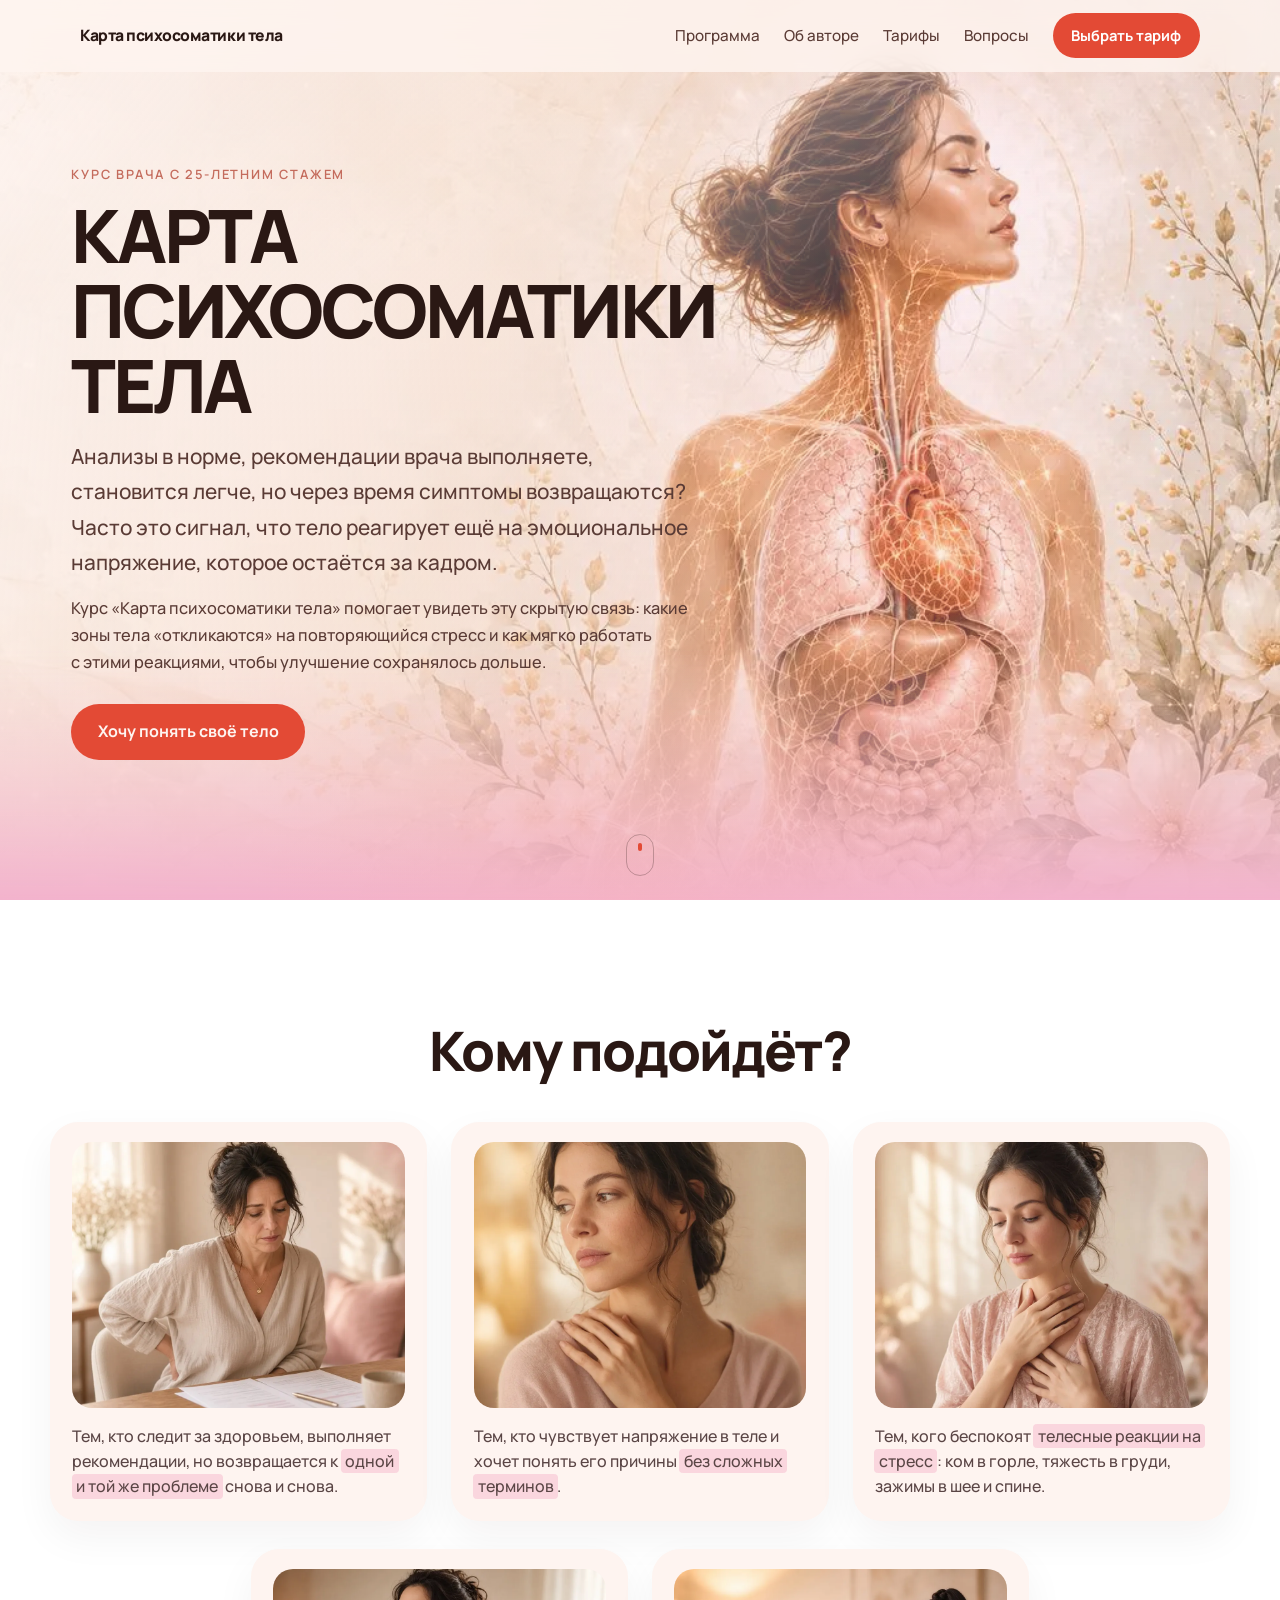
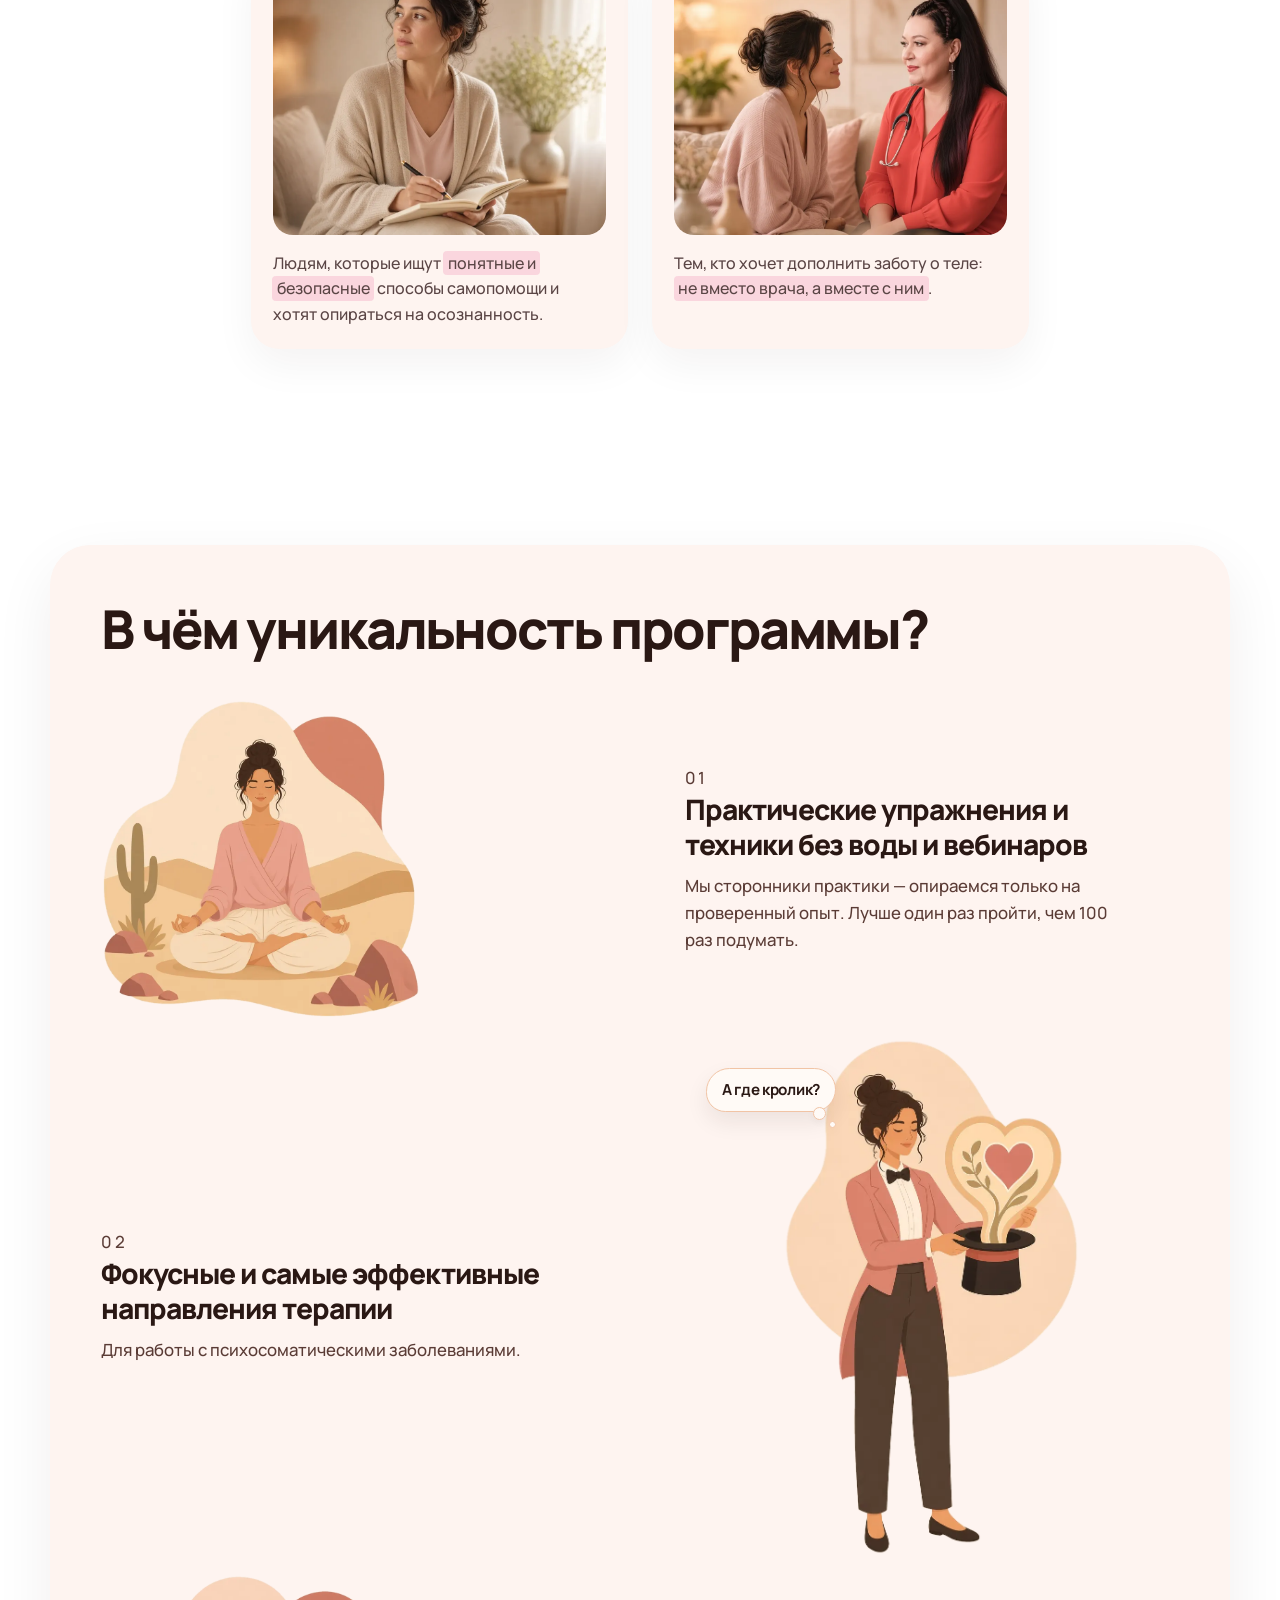
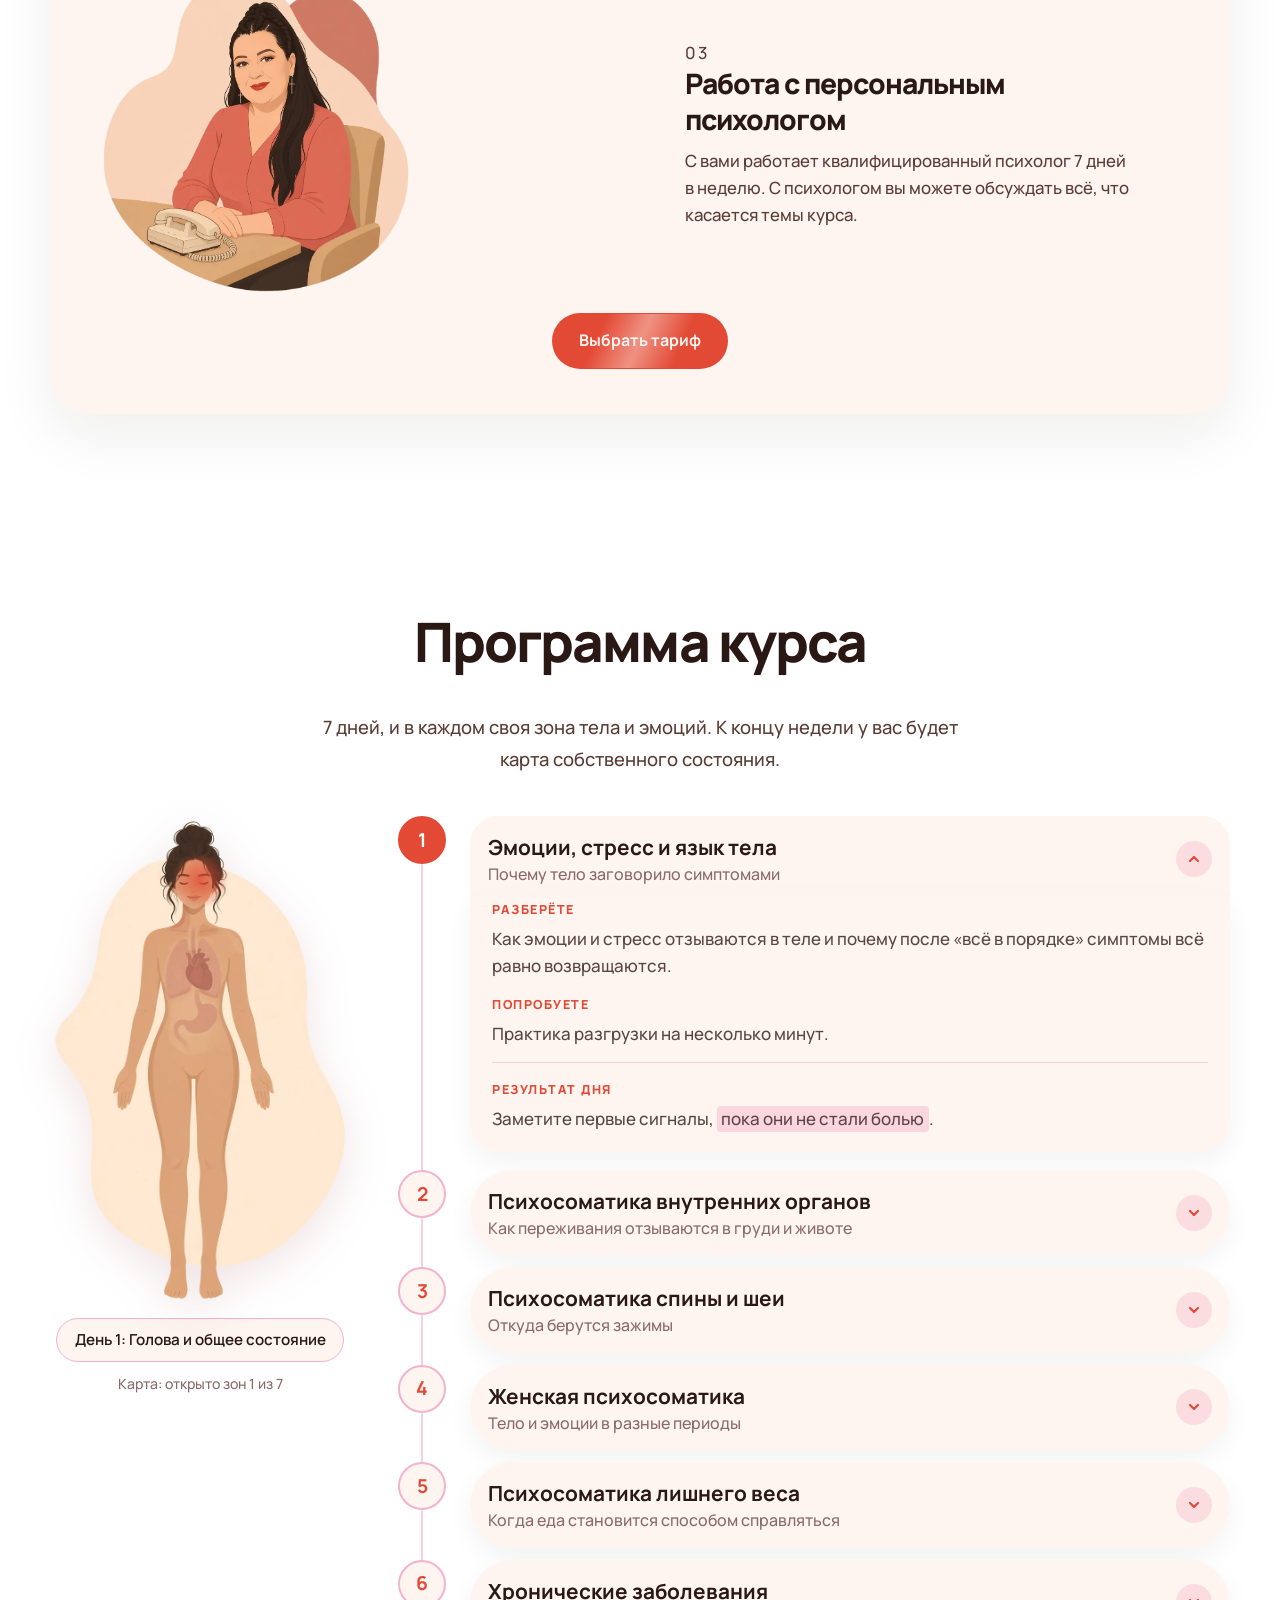
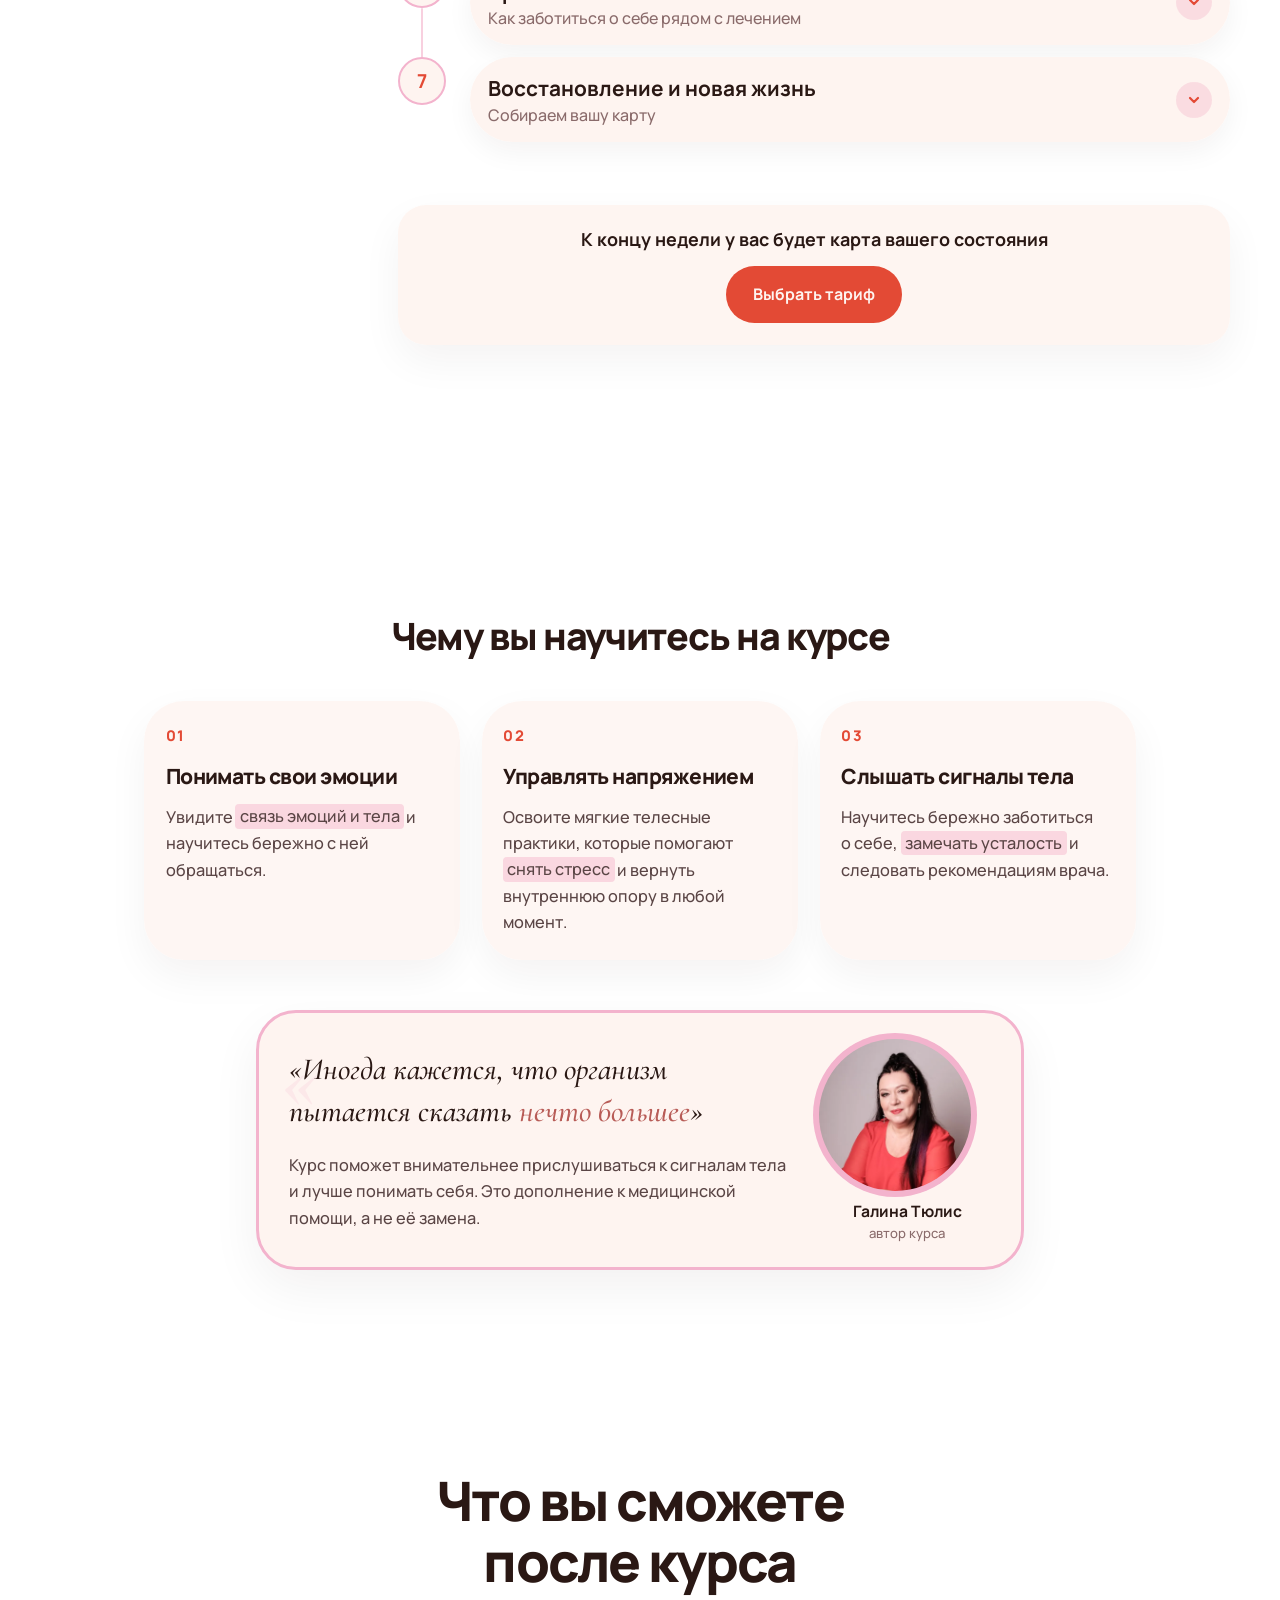
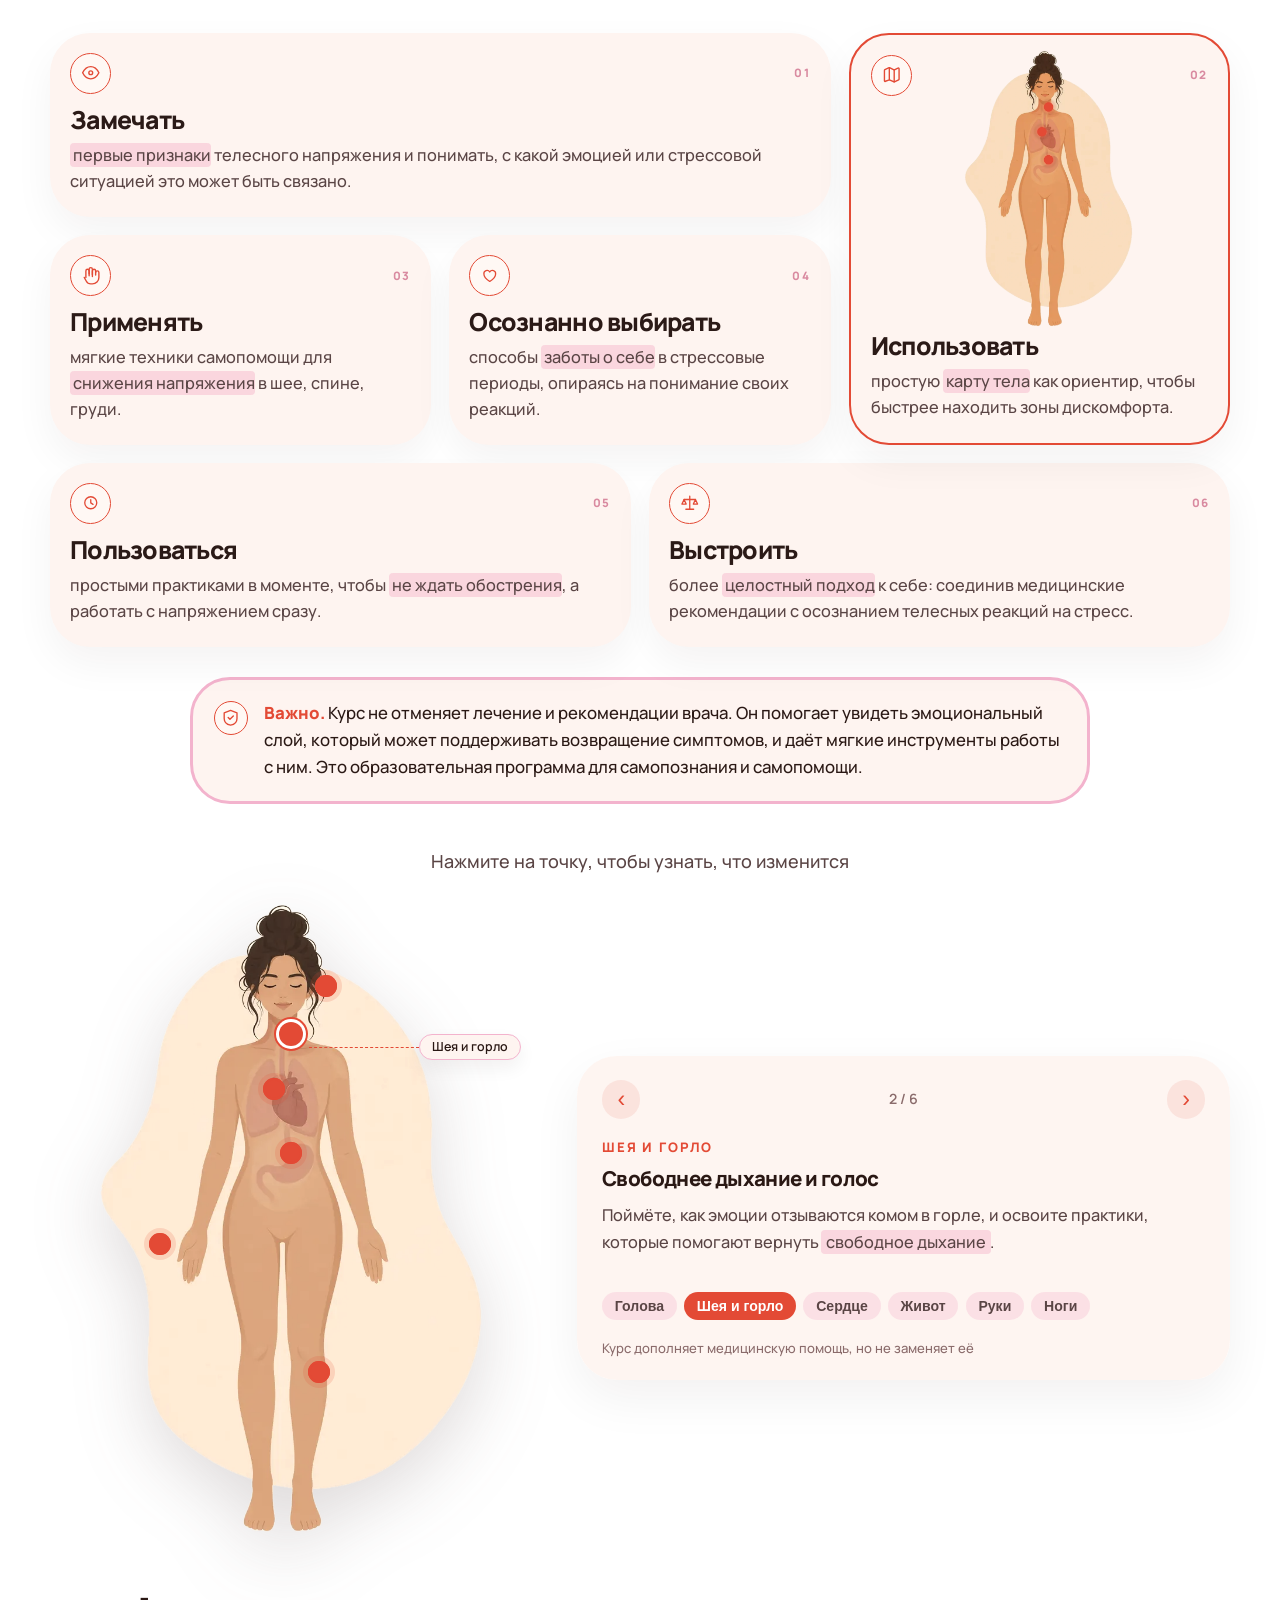
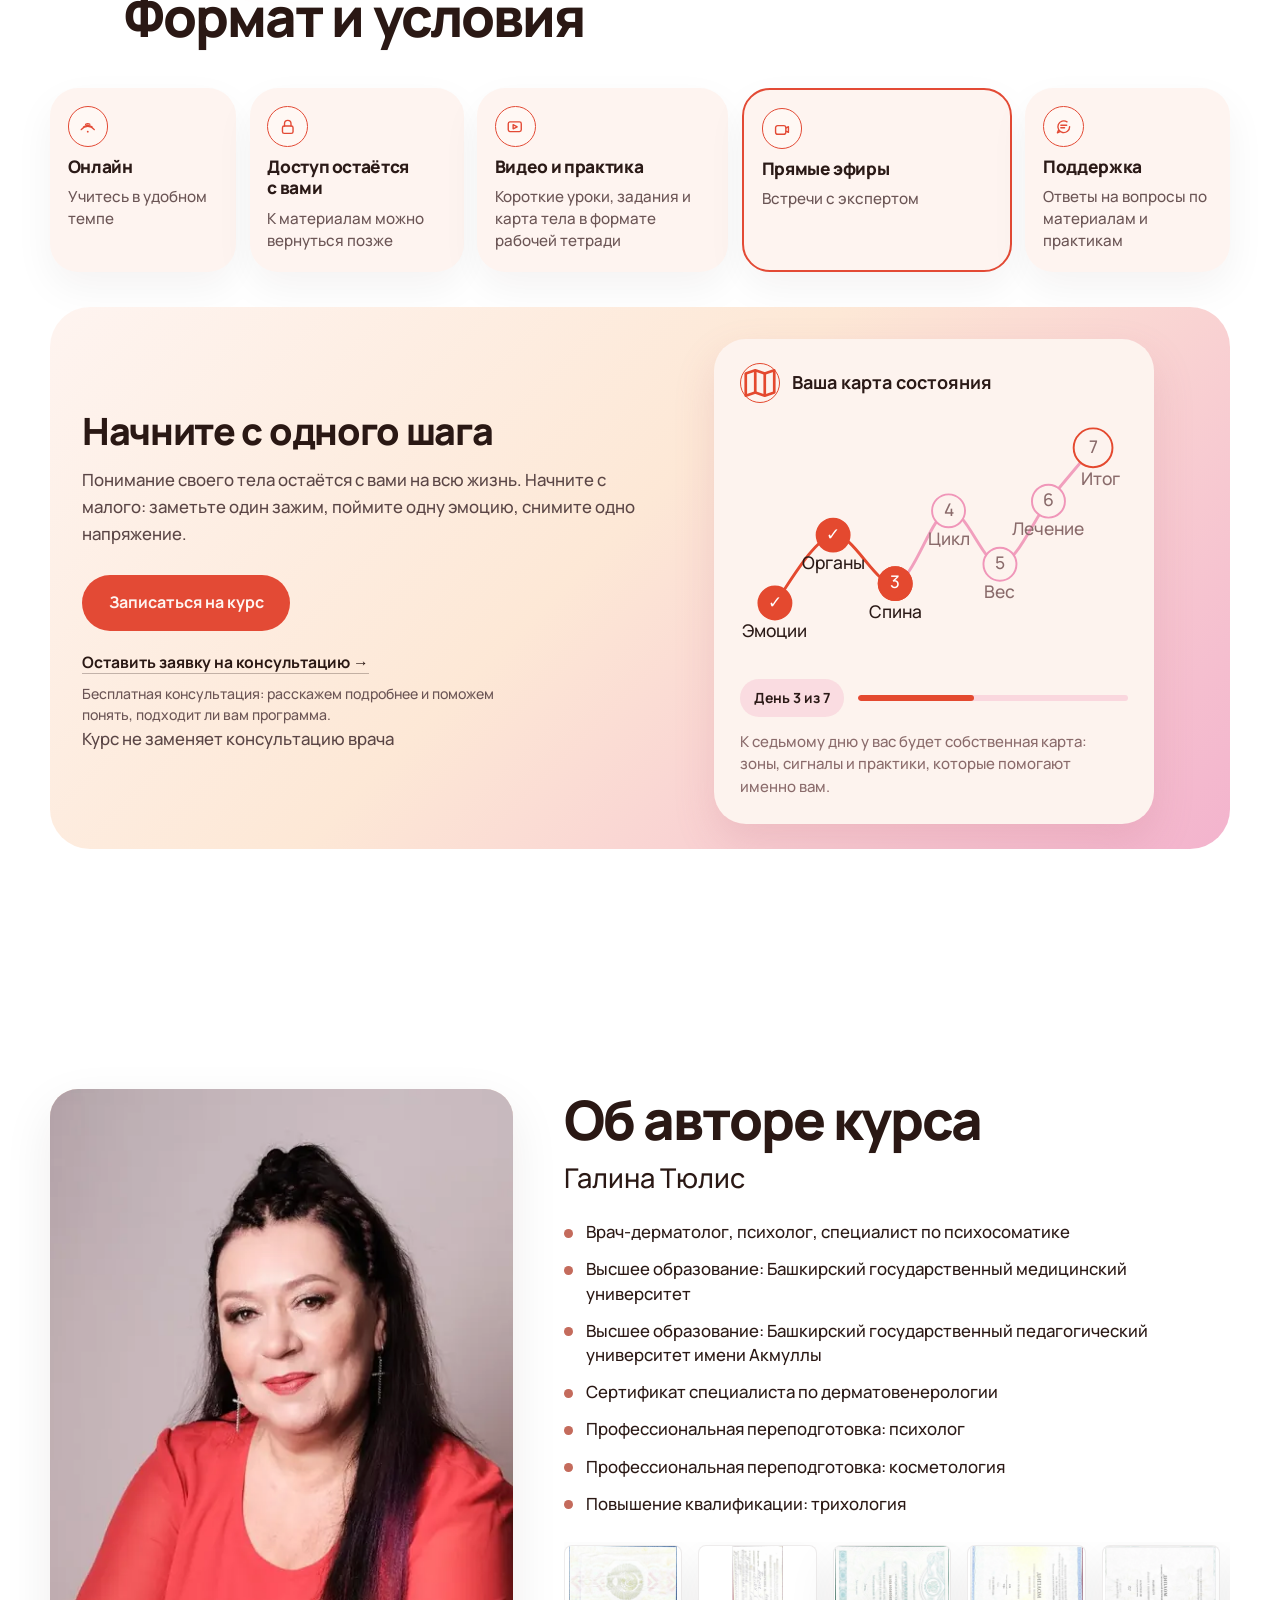
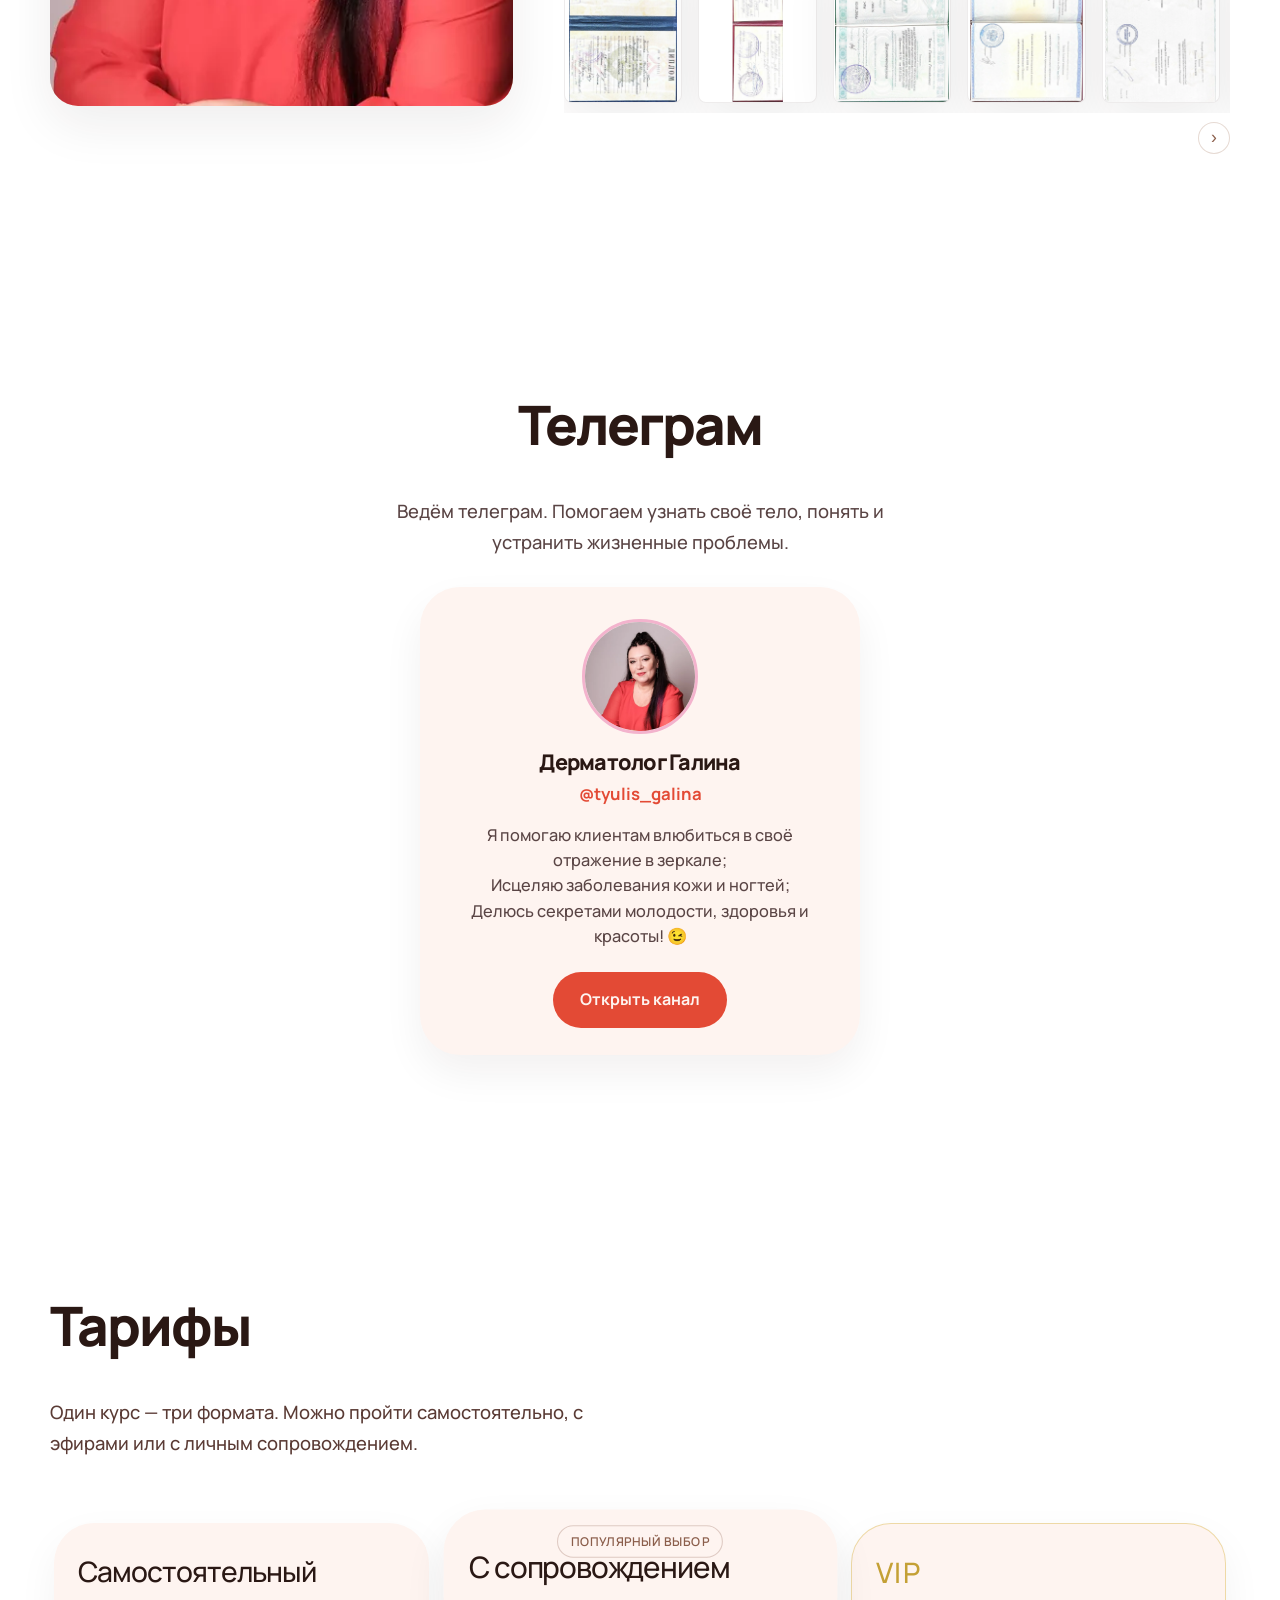
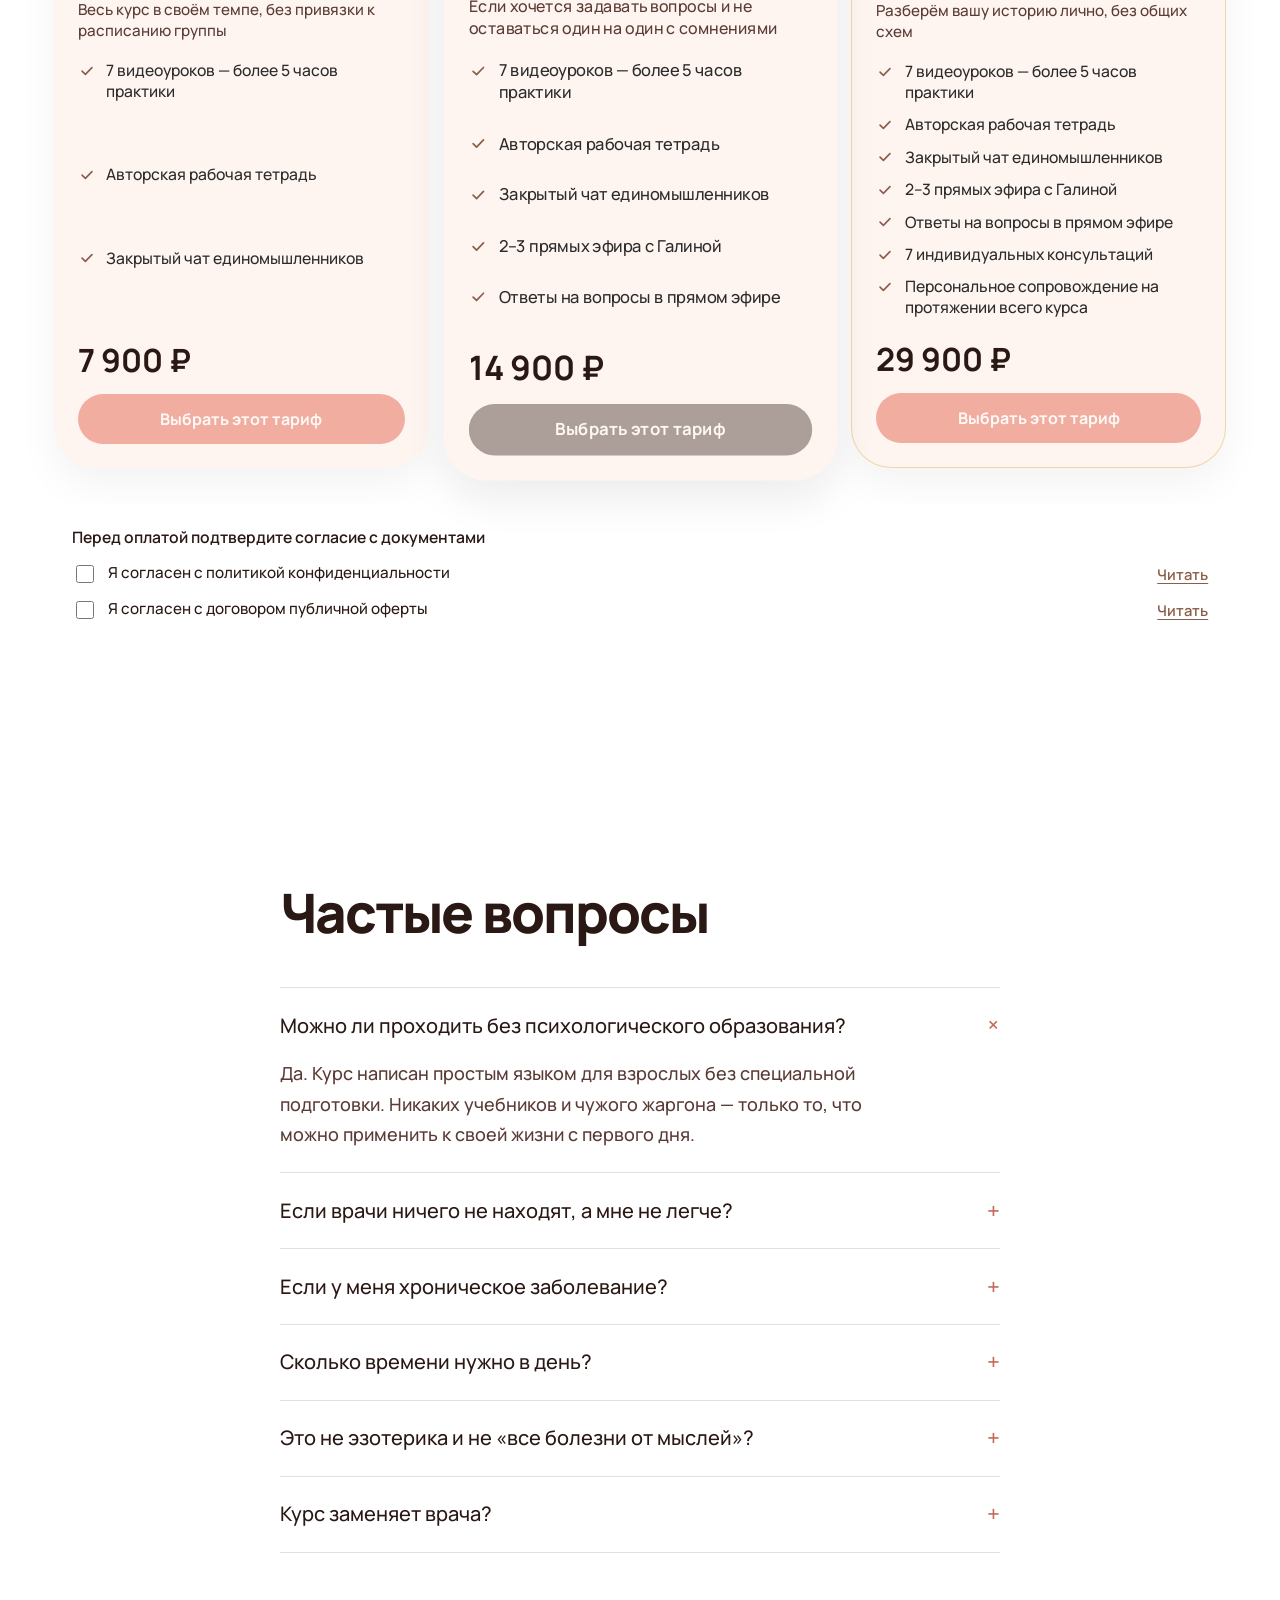
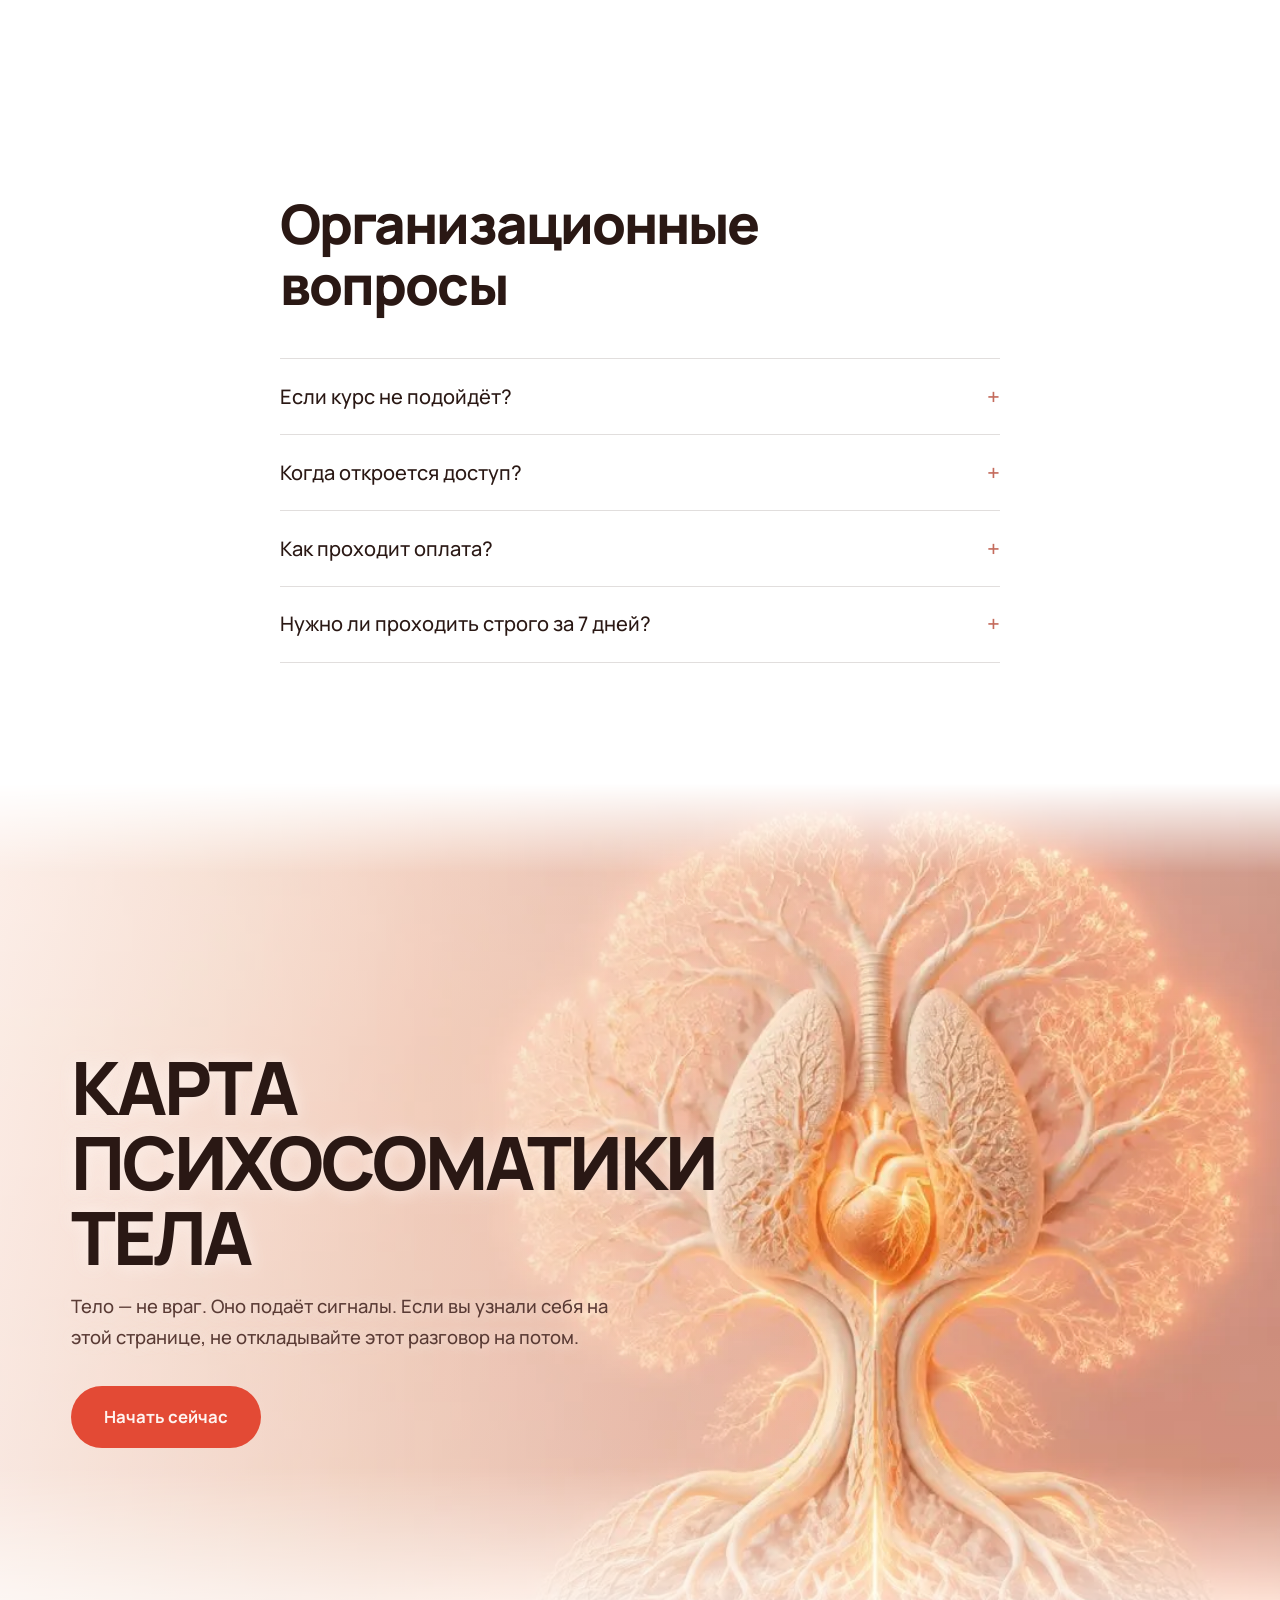
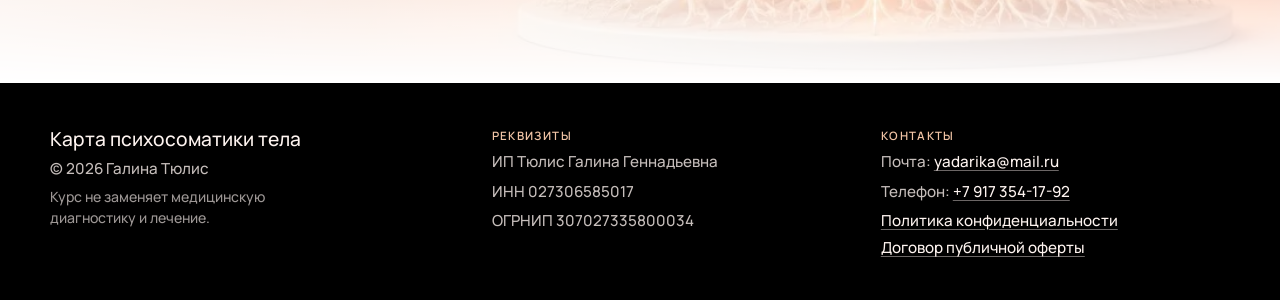
<file: index.html>
<!DOCTYPE html>
<html lang="ru">
<head>
  <meta charset="UTF-8" />
  <meta name="viewport" content="width=device-width, initial-scale=1, viewport-fit=cover" />
  <title>Карта психосоматики тела — курс Галины Тюлис</title>
  <meta name="description" content="Если обследования в порядке, а вам всё равно плохо — за 7 дней вы разберётесь в сигналах своего тела. Курс врача Галины Тюлис с 25-летним стажем." />
  <link rel="preload" href="media/hero.webp" as="image" />
  <link rel="preload" href="fonts/manrope-cyrillic.woff2" as="font" type="font/woff2" />
  <link rel="stylesheet" href="styles.css?v=134" />
</head>
<body>
  <header class="site-header" id="top">
    <div class="header-inner">
      <a class="logo" href="#top">Карта психосоматики тела</a>
      <nav class="nav" aria-label="Основная навигация">
        <a href="#program">Программа</a>
        <a href="#author">Об авторе</a>
        <a href="#tariffs">Тарифы</a>
        <a href="#faq">Вопросы</a>
      </nav>
      <a class="btn btn-sm header-cta" href="#tariffs">Выбрать тариф</a>
      <button class="nav-toggle" type="button" aria-label="Открыть меню" aria-expanded="false">
        <span></span><span></span>
      </button>
    </div>
  </header>

  <main>
    <section class="hero" id="hero">
      <div class="hero-bg" aria-hidden="true">
        <img class="hero-image" src="media/hero.webp" alt="" fetchpriority="high" decoding="async" />
        <div class="hero-wash"></div>
      </div>
      <div class="hero-content">
        <p class="eyebrow">Курс врача с 25-летним стажем</p>
        <h1 class="brand-title">Карта психосоматики тела</h1>
        <p class="hero-lead">Анализы в&nbsp;норме, рекомендации врача выполняете, становится легче, но через время симптомы возвращаются? Часто это сигнал, что тело реагирует ещё на&nbsp;эмоциональное напряжение, которое остаётся за&nbsp;кадром.</p>
        <p class="hero-sub">Курс «Карта психосоматики тела» помогает увидеть эту скрытую связь: какие зоны тела «откликаются» на&nbsp;повторяющийся стресс и&nbsp;как мягко работать с&nbsp;этими реакциями, чтобы улучшение сохранялось дольше.</p>
        <div class="hero-actions">
          <a class="btn btn-primary" href="#tariffs">Хочу понять своё тело</a>
        </div>
      </div>
      <a class="scroll-hint" href="#who" aria-label="Дальше">
        <span></span>
      </a>
    </section>

    <section class="section who" id="who">
      <div class="container">
        <div class="section-head who-head reveal">
          <h2>Кому подойдёт?</h2>
        </div>
        <div class="who-grid reveal-stagger">
          <article class="who-card">
            <img src="media/who-01.webp" alt="" loading="lazy" decoding="async" />
            <p>Тем, кто следит за здоровьем, выполняет рекомендации, но возвращается к <span class="hl">одной и той же проблеме</span> снова и снова.</p>
          </article>
          <article class="who-card">
            <img src="media/who-02.webp" alt="" loading="lazy" decoding="async" />
            <p>Тем, кто чувствует напряжение в теле и хочет понять его причины <span class="hl">без сложных терминов</span>.</p>
          </article>
          <article class="who-card">
            <img src="media/who-03.webp" alt="" loading="lazy" decoding="async" />
            <p>Тем, кого беспокоят <span class="hl">телесные реакции на стресс</span>: ком в горле, тяжесть в груди, зажимы в шее и спине.</p>
          </article>
          <article class="who-card">
            <img src="media/who-04.webp" alt="" loading="lazy" decoding="async" />
            <p>Людям, которые ищут <span class="hl">понятные и безопасные</span> способы самопомощи и хотят опираться на осознанность.</p>
          </article>
          <article class="who-card">
            <img src="media/who-05.webp" alt="" loading="lazy" decoding="async" />
            <p>Тем, кто хочет дополнить заботу о теле: <span class="hl">не вместо врача, а вместе с ним</span>.</p>
          </article>
        </div>
      </div>
    </section>

    <section class="section uniqueness" id="uniqueness">
      <div class="container">
        <div class="section-head uniqueness-head reveal">
          <h2>В чём уникальность программы?</h2>
        </div>
        <div class="uniq-mosaic reveal">
          <figure class="uniq-visual uniq-desert">
            <img src="media/uniq-desert.webp" alt="" loading="lazy" decoding="async" />
          </figure>
          <div class="uniq-copy uniq-copy-01">
            <p class="uniq-num">01</p>
            <h3>Практические упражнения и техники без воды и вебинаров</h3>
            <p>Мы сторонники практики — опираемся только на проверенный опыт. Лучше один раз пройти, чем 100 раз подумать.</p>
          </div>
          <div class="uniq-copy uniq-copy-02">
            <p class="uniq-num">02</p>
            <h3>Фокусные и самые эффективные направления терапии</h3>
            <p>Для работы с психосоматическими заболеваниями.</p>
          </div>
          <figure class="uniq-visual uniq-magician">
            <img src="media/uniq-magician.webp" alt="" loading="lazy" decoding="async" />
            <p class="uniq-thought">А где кролик?<i aria-hidden="true"></i><i aria-hidden="true"></i></p>
          </figure>
          <figure class="uniq-visual uniq-galina">
            <img src="media/uniq-galina.webp" alt="" loading="lazy" decoding="async" />
          </figure>
          <div class="uniq-copy uniq-copy-03">
            <p class="uniq-num">03</p>
            <h3>Работа с персональным психологом</h3>
            <p>С вами работает квалифицированный психолог 7 дней в неделю. С психологом вы можете обсуждать всё, что касается темы курса.</p>
          </div>
        </div>
        <div class="uniqueness-actions reveal">
          <a class="btn btn-primary btn-pulse" href="#tariffs">Выбрать тариф</a>
        </div>
      </div>
    </section>

    <section class="section program" id="program">
      <div class="container">
        <div class="section-head program-head reveal">
          <h2>Программа курса</h2>
          <p>7 дней, и в каждом своя зона тела и эмоций. К концу недели у вас будет карта собственного состояния.</p>
        </div>

        <div class="program-layout reveal" data-program>
          <aside class="program-figure">
            <div class="program-stage" data-program-stage>
              <img src="media/body-map.webp" alt="" width="674" height="1095" loading="lazy" decoding="async" />
              <span class="program-gl" data-day="0" style="left:50%;top:13%;width:26%;height:16%"></span>
              <span class="program-gl" data-day="1" style="left:51%;top:30%;width:26%;height:15%"></span>
              <span class="program-gl" data-day="1" style="left:50%;top:40%;width:24%;height:12%"></span>
              <span class="program-gl" data-day="2" style="left:50%;top:20%;width:16%;height:8%"></span>
              <span class="program-gl" data-day="2" style="left:50%;top:25%;width:42%;height:11%"></span>
              <span class="program-gl" data-day="3" style="left:50%;top:51%;width:20%;height:8%"></span>
              <span class="program-gl" data-day="4" style="left:50%;top:41%;width:30%;height:13%"></span>
              <span class="program-gl" data-day="5" style="left:50%;top:38%;width:46%;height:58%"></span>
            </div>
            <span class="program-cap" data-program-cap>День 1: Голова и общее состояние</span>
            <p class="program-progress" data-program-progress>Карта: открыто зон 1 из 7</p>
          </aside>

          <ol class="program-list">
            <li class="program-day" data-zone-name="Голова и общее состояние">
              <button type="button" class="program-day-trigger" aria-expanded="false">
                <span class="program-node"><span>1</span></span>
                <span class="program-day-copy">
                  <b>Эмоции, стресс и язык тела</b>
                  <i>Почему тело заговорило симптомами</i>
                </span>
                <span class="program-chev" aria-hidden="true">
                  <svg width="14" height="14" viewBox="0 0 14 14" fill="none" stroke="currentColor" stroke-width="2.2" stroke-linecap="round" stroke-linejoin="round"><path d="M3 5l4 4 4-4"/></svg>
                </span>
              </button>
              <div class="program-wrap">
                <div class="program-card">
                  <div class="program-row">
                    <h4>Разберёте</h4>
                    <p>Как эмоции и стресс отзываются в теле и почему после «всё в порядке» симптомы всё равно возвращаются.</p>
                  </div>
                  <div class="program-row">
                    <h4>Попробуете</h4>
                    <p>Практика разгрузки на несколько минут.</p>
                  </div>
                  <div class="program-row is-result">
                    <h4>Результат дня</h4>
                    <p>Заметите первые сигналы, <span class="hl">пока они не стали болью</span>.</p>
                  </div>
                </div>
              </div>
            </li>
            <li class="program-day" data-zone-name="Грудь и живот">
              <button type="button" class="program-day-trigger" aria-expanded="false">
                <span class="program-node"><span>2</span></span>
                <span class="program-day-copy">
                  <b>Психосоматика внутренних органов</b>
                  <i>Как переживания отзываются в груди и животе</i>
                </span>
                <span class="program-chev" aria-hidden="true">
                  <svg width="14" height="14" viewBox="0 0 14 14" fill="none" stroke="currentColor" stroke-width="2.2" stroke-linecap="round" stroke-linejoin="round"><path d="M3 5l4 4 4-4"/></svg>
                </span>
              </button>
              <div class="program-wrap">
                <div class="program-card">
                  <div class="program-row">
                    <h4>Разберёте</h4>
                    <p>Как стресс связан с дыханием, сердцем и пищеварением.</p>
                  </div>
                  <div class="program-row">
                    <h4>Попробуете</h4>
                    <p>Простая практика для груди и живота.</p>
                  </div>
                  <div class="program-row is-result">
                    <h4>Результат дня</h4>
                    <p>Научитесь отличать привычное напряжение от сигнала, <span class="hl">с которым стоит прийти к врачу</span>.</p>
                  </div>
                </div>
              </div>
            </li>
            <li class="program-day" data-zone-name="Шея, плечи и спина">
              <button type="button" class="program-day-trigger" aria-expanded="false">
                <span class="program-node"><span>3</span></span>
                <span class="program-day-copy">
                  <b>Психосоматика спины и шеи</b>
                  <i>Откуда берутся зажимы</i>
                </span>
                <span class="program-chev" aria-hidden="true">
                  <svg width="14" height="14" viewBox="0 0 14 14" fill="none" stroke="currentColor" stroke-width="2.2" stroke-linecap="round" stroke-linejoin="round"><path d="M3 5l4 4 4-4"/></svg>
                </span>
              </button>
              <div class="program-wrap">
                <div class="program-card">
                  <div class="program-row">
                    <h4>Разберёте</h4>
                    <p>Почему напряжение оседает в шее, плечах и пояснице.</p>
                  </div>
                  <div class="program-row">
                    <h4>Попробуете</h4>
                    <p>Мягкие упражнения для шеи и спины.</p>
                  </div>
                  <div class="program-row is-result">
                    <h4>Результат дня</h4>
                    <p>Станете раньше замечать зажим и <span class="hl">снимать его, пока он не закрепился</span>.</p>
                  </div>
                </div>
              </div>
            </li>
            <li class="program-day" data-zone-name="Низ живота">
              <button type="button" class="program-day-trigger" aria-expanded="false">
                <span class="program-node"><span>4</span></span>
                <span class="program-day-copy">
                  <b>Женская психосоматика</b>
                  <i>Тело и эмоции в разные периоды</i>
                </span>
                <span class="program-chev" aria-hidden="true">
                  <svg width="14" height="14" viewBox="0 0 14 14" fill="none" stroke="currentColor" stroke-width="2.2" stroke-linecap="round" stroke-linejoin="round"><path d="M3 5l4 4 4-4"/></svg>
                </span>
              </button>
              <div class="program-wrap">
                <div class="program-card">
                  <div class="program-row">
                    <h4>Разберёте</h4>
                    <p>Как стресс и эмоциональное состояние связаны с самочувствием в течение цикла.</p>
                  </div>
                  <div class="program-row">
                    <h4>Попробуете</h4>
                    <p>Практика бережной заботы о себе в чувствительные дни.</p>
                  </div>
                  <div class="program-row is-result">
                    <h4>Результат дня</h4>
                    <p>Лучше поймёте <span class="hl">своё состояние</span> и его причины.</p>
                  </div>
                </div>
              </div>
            </li>
            <li class="program-day" data-zone-name="Живот и талия">
              <button type="button" class="program-day-trigger" aria-expanded="false">
                <span class="program-node"><span>5</span></span>
                <span class="program-day-copy">
                  <b>Психосоматика лишнего веса</b>
                  <i>Когда еда становится способом справляться</i>
                </span>
                <span class="program-chev" aria-hidden="true">
                  <svg width="14" height="14" viewBox="0 0 14 14" fill="none" stroke="currentColor" stroke-width="2.2" stroke-linecap="round" stroke-linejoin="round"><path d="M3 5l4 4 4-4"/></svg>
                </span>
              </button>
              <div class="program-wrap">
                <div class="program-card">
                  <div class="program-row">
                    <h4>Разберёте</h4>
                    <p>Как стресс и эмоции влияют на аппетит и отношение к еде.</p>
                  </div>
                  <div class="program-row">
                    <h4>Попробуете</h4>
                    <p>Практика, которая помогает отличить голод от потребности в утешении.</p>
                  </div>
                  <div class="program-row is-result">
                    <h4>Результат дня</h4>
                    <p>Увидите свои привычные сценарии <span class="hl">без самокритики</span>.</p>
                  </div>
                </div>
              </div>
            </li>
            <li class="program-day" data-zone-name="Всё тело">
              <button type="button" class="program-day-trigger" aria-expanded="false">
                <span class="program-node"><span>6</span></span>
                <span class="program-day-copy">
                  <b>Хронические заболевания</b>
                  <i>Как заботиться о себе рядом с лечением</i>
                </span>
                <span class="program-chev" aria-hidden="true">
                  <svg width="14" height="14" viewBox="0 0 14 14" fill="none" stroke="currentColor" stroke-width="2.2" stroke-linecap="round" stroke-linejoin="round"><path d="M3 5l4 4 4-4"/></svg>
                </span>
              </button>
              <div class="program-wrap">
                <div class="program-card">
                  <div class="program-row">
                    <h4>Разберёте</h4>
                    <p>Как стресс и усталость влияют на самочувствие при длительных состояниях.</p>
                  </div>
                  <div class="program-row">
                    <h4>Попробуете</h4>
                    <p>Практики поддержки в трудные дни.</p>
                  </div>
                  <div class="program-row is-result">
                    <h4>Результат дня</h4>
                    <p>Научитесь <span class="hl">дополнять лечение заботой о себе</span>, не заменяя рекомендации врача.</p>
                  </div>
                </div>
              </div>
            </li>
            <li class="program-day is-all" data-zone-name="Ваша карта целиком">
              <button type="button" class="program-day-trigger" aria-expanded="false">
                <span class="program-node"><span>7</span></span>
                <span class="program-day-copy">
                  <b>Восстановление и новая жизнь</b>
                  <i>Собираем вашу карту</i>
                </span>
                <span class="program-chev" aria-hidden="true">
                  <svg width="14" height="14" viewBox="0 0 14 14" fill="none" stroke="currentColor" stroke-width="2.2" stroke-linecap="round" stroke-linejoin="round"><path d="M3 5l4 4 4-4"/></svg>
                </span>
              </button>
              <div class="program-wrap">
                <div class="program-card">
                  <div class="program-row">
                    <h4>Разберёте</h4>
                    <p>Всё, что вы заметили за неделю, складывается в одну картину.</p>
                  </div>
                  <div class="program-row">
                    <h4>Попробуете</h4>
                    <p>Составите личный план поддержки на каждый день.</p>
                  </div>
                  <div class="program-row is-result">
                    <h4>Результат дня</h4>
                    <p>У вас будет <span class="hl">собственная карта состояния</span>.</p>
                  </div>
                </div>
              </div>
            </li>
          </ol>
          <div class="program-finale">
            <p>К концу недели у вас будет карта вашего состояния</p>
            <a class="btn btn-primary" href="#tariffs">Выбрать тариф</a>
          </div>
        </div>
      </div>
    </section>

    <section class="section await" id="await">
      <div class="container await-wrap reveal">
        <h2 class="await-title">Чему вы научитесь на курсе</h2>
        <div class="await-questions">
          <article>
            <span class="await-num">01</span>
            <h3>Понимать свои эмоции</h3>
            <p>Увидите <span class="await-mark">связь эмоций и тела</span> и научитесь бережно с&nbsp;ней обращаться.</p>
          </article>
          <article>
            <span class="await-num">02</span>
            <h3>Управлять напряжением</h3>
            <p>Освоите мягкие телесные практики, которые помогают <span class="await-mark">снять стресс</span> и&nbsp;вернуть внутреннюю опору в&nbsp;любой момент.</p>
          </article>
          <article>
            <span class="await-num">03</span>
            <h3>Слышать сигналы тела</h3>
            <p>Научитесь бережно заботиться о&nbsp;себе, <span class="await-mark">замечать усталость</span> и следовать рекомендациям&nbsp;врача.</p>
          </article>
        </div>
        <div class="await-plaque">
          <blockquote class="await-quote">
            <span class="await-quote-mark" aria-hidden="true">«</span>
            <p>«Иногда кажется, что организм пытается сказать <span class="await-accent">нечто большее</span>»</p>
            <p class="await-quote-note">Курс поможет внимательнее прислушиваться к сигналам тела и лучше понимать себя. Это <span class="await-soft">дополнение к медицинской помощи</span>, а не её замена.</p>
          </blockquote>
          <figure class="await-portrait">
            <img src="media/author.webp" alt="Галина Тюлис" loading="lazy" decoding="async" />
            <figcaption>
              Галина Тюлис
              <span>автор курса</span>
            </figcaption>
          </figure>
        </div>
      </div>
    </section>

    <section class="section results" id="results">
      <div class="container">
        <div class="section-head results-head reveal">
          <h2>Что вы сможете после курса</h2>
        </div>
        <ol class="results-list reveal-stagger">
          <li>
            <div class="results-meta">
              <span class="results-icon" aria-hidden="true">
                <svg viewBox="0 0 24 24" fill="none"><path d="M2 12c2.6-5.2 6.2-7.5 10-7.5S19.4 6.8 22 12c-2.6 5.2-6.2 7.5-10 7.5S4.6 17.2 2 12Z" stroke="currentColor" stroke-width="1.7" stroke-linejoin="round"/><circle cx="12" cy="12" r="2.35" stroke="currentColor" stroke-width="1.7"/></svg>
              </span>
              <span class="results-num">01</span>
            </div>
            <h3>Замечать</h3>
            <p><span class="hl">первые признаки</span> телесного напряжения и понимать, с какой эмоцией или стрессовой ситуацией это может быть связано.</p>
          </li>
          <li class="results-card-accent">
            <div class="results-meta">
              <span class="results-icon" aria-hidden="true">
                <svg viewBox="0 0 24 24" fill="none"><path d="M15 5.8v15M9 3.2v15" stroke="currentColor" stroke-width="1.7" stroke-linecap="round"/><path d="M14.1 5.55a2 2 0 0 0 1.8 0l3.6-1.8A1 1 0 0 1 21 4.6v12.8a1 1 0 0 1-.55.9l-4.55 2.27a2 2 0 0 1-1.8 0l-4.2-2.1a2 2 0 0 0-1.8 0L3.5 20.27A1 1 0 0 1 3 19.38V6.62a1 1 0 0 1 .55-.9l4.55-2.27a2 2 0 0 1 1.8 0z" stroke="currentColor" stroke-width="1.7" stroke-linejoin="round"/></svg>
              </span>
              <span class="results-num">02</span>
            </div>
            <div class="results-mini" aria-hidden="true">
              <img src="media/results-body.webp" alt="" width="1348" height="2190" loading="lazy" decoding="async" />
            </div>
            <h3>Использовать</h3>
            <p>простую <span class="hl">карту тела</span> как ориентир, чтобы быстрее находить зоны дискомфорта.</p>
          </li>
          <li>
            <div class="results-meta">
              <span class="results-icon" aria-hidden="true">
                <svg viewBox="0 0 24 24" fill="none"><path d="M18 11V6a2 2 0 0 0-4 0v7" stroke="currentColor" stroke-width="1.7" stroke-linecap="round"/><path d="M14 10.5V4a2 2 0 0 0-4 0v8" stroke="currentColor" stroke-width="1.7" stroke-linecap="round"/><path d="M10 9.6V6a2 2 0 1 0-4 0v8" stroke="currentColor" stroke-width="1.7" stroke-linecap="round"/><path d="M18 8a2 2 0 1 1 4 0v6a8 8 0 0 1-8 8h-2c-2.8 0-4.5-1.4-5.6-3.6L4 14" stroke="currentColor" stroke-width="1.7" stroke-linecap="round" stroke-linejoin="round"/></svg>
              </span>
              <span class="results-num">03</span>
            </div>
            <h3>Применять</h3>
            <p>мягкие техники самопомощи для <span class="hl">снижения напряжения</span> в шее, спине, груди.</p>
          </li>
          <li>
            <div class="results-meta">
              <span class="results-icon" aria-hidden="true">
                <svg viewBox="0 0 24 24" fill="none"><path d="M12 19s-7.2-4.3-7.2-9.1A3.9 3.9 0 0 1 12 7.4a3.9 3.9 0 0 1 7.2 2.5C19.2 14.7 12 19 12 19Z" stroke="currentColor" stroke-width="1.6" stroke-linejoin="round"/></svg>
              </span>
              <span class="results-num">04</span>
            </div>
            <h3>Осознанно выбирать</h3>
            <p>способы <span class="hl">заботы о себе</span> в стрессовые периоды, опираясь на понимание своих реакций.</p>
          </li>
          <li>
            <div class="results-meta">
              <span class="results-icon" aria-hidden="true">
                <svg viewBox="0 0 24 24" fill="none"><circle cx="12" cy="12" r="7.4" stroke="currentColor" stroke-width="1.6"/><path d="M12 8.2V12.2l2.8 1.8" stroke="currentColor" stroke-width="1.6" stroke-linecap="round" stroke-linejoin="round"/></svg>
              </span>
              <span class="results-num">05</span>
            </div>
            <h3>Пользоваться</h3>
            <p>простыми практиками в моменте, чтобы <span class="hl">не ждать обострения</span>, а работать с напряжением сразу.</p>
          </li>
          <li>
            <div class="results-meta">
              <span class="results-icon" aria-hidden="true">
                <svg viewBox="0 0 24 24" fill="none"><path d="M12 4v16M7.2 20h9.6M5 8h14" stroke="currentColor" stroke-width="1.6" stroke-linecap="round"/><path d="M5 8 2.4 13.6h5.2L5 8ZM19 8l-2.6 5.6h5.2L19 8Z" stroke="currentColor" stroke-width="1.6" stroke-linejoin="round"/></svg>
              </span>
              <span class="results-num">06</span>
            </div>
            <h3>Выстроить</h3>
            <p>более <span class="hl">целостный подход</span> к себе: соединив медицинские рекомендации с осознанием телесных реакций на стресс.</p>
          </li>
        </ol>
        <aside class="results-note reveal">
          <span class="results-note-icon" aria-hidden="true">
            <svg viewBox="0 0 24 24" fill="none"><path d="M20 13c0 5-3.5 7.5-8 8.5-4.5-1-8-3.5-8-8.5V6l8-3 8 3v7Z" stroke="currentColor" stroke-width="1.7" stroke-linejoin="round"/><path d="m9 12 2.2 2.2L15.4 10" stroke="currentColor" stroke-width="1.7" stroke-linecap="round" stroke-linejoin="round"/></svg>
          </span>
          <p><strong>Важно.</strong> Курс не отменяет лечение и рекомендации врача. Он помогает увидеть эмоциональный слой, который может поддерживать возвращение симптомов, и даёт мягкие инструменты работы с ним. Это образовательная программа для самопознания и самопомощи.</p>
        </aside>
        <p class="outcome-hint reveal">Нажмите на точку, чтобы узнать, что изменится</p>
        <div class="body-map reveal" data-body-map>
          <div class="body-map-stage">
            <img src="media/body-map.webp" alt="Карта тела. Нажмите на зону, чтобы прочитать результат." width="674" height="1095" loading="lazy" decoding="async" />
            <button type="button" class="body-hotspot" style="--x: 57.5%; --y: 13.8%;" data-zone="head" data-side="r" data-label="Голова" data-title="Меньше напряжения в лбу и челюсти" data-copy="Заметите, где копится напряжение: в висках, лбу, челюсти, и научитесь мягко его отпускать." data-hl="мягко его отпускать" aria-pressed="false" aria-label="Голова">
              <span class="body-hotspot-pulse" aria-hidden="true"></span>
              <span class="body-hotspot-dot" aria-hidden="true"></span>
            </button>
            <button type="button" class="body-hotspot is-active" style="--x: 50%; --y: 21.2%;" data-zone="throat" data-side="r" data-label="Шея и горло" data-title="Свободнее дыхание и голос" data-copy="Поймёте, как эмоции отзываются комом в горле, и освоите практики, которые помогают вернуть свободное дыхание." data-hl="свободное дыхание" aria-pressed="true" aria-label="Шея и горло">
              <span class="body-hotspot-pulse" aria-hidden="true"></span>
              <span class="body-hotspot-dot" aria-hidden="true"></span>
            </button>
            <button type="button" class="body-hotspot" style="--x: 46.2%; --y: 29.8%;" data-zone="heart" data-side="l" data-label="Сердце" data-title="Спокойнее в груди" data-copy="Научитесь замечать тревожное волнение и тяжесть в груди и бережно возвращать спокойствие." data-hl="бережно возвращать спокойствие" aria-pressed="false" aria-label="Сердце">
              <span class="body-hotspot-pulse" aria-hidden="true"></span>
              <span class="body-hotspot-dot" aria-hidden="true"></span>
            </button>
            <button type="button" class="body-hotspot" style="--x: 50%; --y: 39.8%;" data-zone="belly" data-side="r" data-label="Живот" data-title="Ясность в ощущениях" data-copy="Увидите связь переживаний с состоянием живота и найдёте способы успокаивать его без паники." data-hl="успокаивать его без паники" aria-pressed="false" aria-label="Живот">
              <span class="body-hotspot-pulse" aria-hidden="true"></span>
              <span class="body-hotspot-dot" aria-hidden="true"></span>
            </button>
            <button type="button" class="body-hotspot" style="--x: 21.5%; --y: 54%;" data-zone="hands" data-side="l" data-label="Руки" data-title="Опора в движениях" data-copy="Освоите простые практики для рук, которые помогают снять зажимы и вернуть ощущение опоры." data-hl="снять зажимы" aria-pressed="false" aria-label="Руки">
              <span class="body-hotspot-pulse" aria-hidden="true"></span>
              <span class="body-hotspot-dot" aria-hidden="true"></span>
            </button>
            <button type="button" class="body-hotspot" style="--x: 56%; --y: 74%;" data-zone="legs" data-side="r" data-label="Ноги" data-title="Устойчивость в тревожные моменты" data-copy="Почувствуете устойчивость и опору: научитесь «заземляться», когда внутри неспокойно." data-hl="устойчивость и опору" aria-pressed="false" aria-label="Ноги">
              <span class="body-hotspot-pulse" aria-hidden="true"></span>
              <span class="body-hotspot-dot" aria-hidden="true"></span>
            </button>
            <div class="body-map-tag" data-tag="head" data-side="r" style="--x: 57.5%; --y: 13.8%;">
              <span class="body-map-tag-line"></span>
              <span class="body-map-tag-label">Голова</span>
            </div>
            <div class="body-map-tag is-on" data-tag="throat" data-side="r" style="--x: 50%; --y: 21.2%;">
              <span class="body-map-tag-line"></span>
              <span class="body-map-tag-label">Шея и горло</span>
            </div>
            <div class="body-map-tag" data-tag="heart" data-side="l" style="--x: 46.2%; --y: 29.8%;">
              <span class="body-map-tag-line"></span>
              <span class="body-map-tag-label">Сердце</span>
            </div>
            <div class="body-map-tag" data-tag="belly" data-side="r" style="--x: 50%; --y: 39.8%;">
              <span class="body-map-tag-line"></span>
              <span class="body-map-tag-label">Живот</span>
            </div>
            <div class="body-map-tag" data-tag="hands" data-side="l" style="--x: 21.5%; --y: 54%;">
              <span class="body-map-tag-line"></span>
              <span class="body-map-tag-label">Руки</span>
            </div>
            <div class="body-map-tag" data-tag="legs" data-side="r" style="--x: 56%; --y: 74%;">
              <span class="body-map-tag-line"></span>
              <span class="body-map-tag-label">Ноги</span>
            </div>
            <button type="button" class="body-rabbit" data-body-rabbit aria-hidden="true" aria-label="Кролик. Нажмите, чтобы получить скидку 5%">
              <img src="media/rabbit.webp" alt="" width="216" height="288" decoding="async" />
            </button>
          </div>
          <div class="body-map-panel">
            <div class="body-map-card">
              <div class="body-map-toolbar">
                <button type="button" class="body-map-arrow" data-body-prev aria-label="Предыдущая зона">‹</button>
                <p class="body-map-count" data-body-count>2 / 6</p>
                <button type="button" class="body-map-arrow" data-body-next aria-label="Следующая зона">›</button>
              </div>
              <div class="body-map-swap" data-body-swap>
                <p class="body-map-label" data-body-label>Шея и горло</p>
                <h3 class="body-map-title" data-body-title>Свободнее дыхание и голос</h3>
                <p class="body-map-text" data-body-text>Поймёте, как эмоции отзываются комом в горле, и освоите практики, которые помогают вернуть <span class="hl">свободное дыхание</span>.</p>
              </div>
              <div class="body-map-pills" data-body-pills>
                <button type="button" data-pill="head">Голова</button>
                <button type="button" class="is-active" data-pill="throat">Шея и горло</button>
                <button type="button" data-pill="heart">Сердце</button>
                <button type="button" data-pill="belly">Живот</button>
                <button type="button" data-pill="hands">Руки</button>
                <button type="button" data-pill="legs">Ноги</button>
              </div>
              <p class="body-map-legal">Курс дополняет медицинскую помощь, но не заменяет её</p>
              <div class="body-map-cta" data-body-cta hidden>
                <p>Хочу так же</p>
                <a class="btn btn-primary" href="#tariffs">Выбрать тариф</a>
              </div>
            </div>
          </div>
        </div>

        <div class="format-block">
          <div class="section-head format-head reveal">
            <h2>Формат и условия</h2>
          </div>
          <ul class="format-tiles reveal-stagger">
            <li>
              <span class="results-icon" aria-hidden="true">
                <svg viewBox="0 0 24 24" fill="none"><path d="M4 15.5c2.2-2.6 4.4-3.9 8-3.9s5.8 1.3 8 3.9" stroke="currentColor" stroke-width="1.7" stroke-linecap="round"/><path d="M6.8 12.2A8.4 8.4 0 0 1 12 10.4c1.9 0 3.6.6 5.2 1.8M9.4 9A6 6 0 0 1 12 8.2c.9 0 1.8.2 2.6.7" stroke="currentColor" stroke-width="1.7" stroke-linecap="round"/><circle cx="12" cy="18" r="1.15" fill="currentColor"/></svg>
              </span>
              <h3>Онлайн</h3>
              <p>Учитесь в удобном темпе</p>
            </li>
            <li>
              <span class="results-icon" aria-hidden="true">
                <svg viewBox="0 0 24 24" fill="none"><path d="M8 11V8.2A4 4 0 0 1 16 8.2V11" stroke="currentColor" stroke-width="1.7" stroke-linecap="round"/><rect x="5.5" y="11" width="13" height="9.2" rx="2.2" stroke="currentColor" stroke-width="1.7"/></svg>
              </span>
              <h3>Доступ остаётся с&nbsp;вами</h3>
              <p>К материалам можно вернуться позже</p>
            </li>
            <li>
              <span class="results-icon" aria-hidden="true">
                <svg viewBox="0 0 24 24" fill="none"><rect x="4" y="6" width="16" height="12" rx="2.2" stroke="currentColor" stroke-width="1.7"/><path d="m10 9.5 5 2.5-5 2.5V9.5Z" stroke="currentColor" stroke-width="1.7" stroke-linejoin="round"/></svg>
              </span>
              <h3>Видео и практика</h3>
              <p>Короткие уроки, задания и карта тела в формате рабочей тетради</p>
            </li>
            <li class="format-tile-accent">
              <span class="results-icon" aria-hidden="true">
                <svg viewBox="0 0 24 24" fill="none"><path d="M7 8.2h7.4A2.6 2.6 0 0 1 17 10.8v5.4A2.6 2.6 0 0 1 14.4 18.8H7A2.6 2.6 0 0 1 4.4 16.2v-5.4A2.6 2.6 0 0 1 7 8.2Z" stroke="currentColor" stroke-width="1.7"/><path d="m17 11.2 3.2-1.7v7l-3.2-1.7" stroke="currentColor" stroke-width="1.7" stroke-linejoin="round"/></svg>
              </span>
              <h3>Прямые эфиры</h3>
              <p>Встречи с экспертом</p>
            </li>
            <li>
              <span class="results-icon" aria-hidden="true">
                <svg viewBox="0 0 24 24" fill="none"><path d="M5.5 16.2 4.2 19.4 8 17.8" stroke="currentColor" stroke-width="1.7" stroke-linecap="round" stroke-linejoin="round"/><path d="M19.2 12a7.2 7.2 0 1 1-3.2-6" stroke="currentColor" stroke-width="1.7" stroke-linecap="round"/><path d="M8.4 10.2h7.2M8.4 13.2h4.6" stroke="currentColor" stroke-width="1.7" stroke-linecap="round"/></svg>
              </span>
              <h3>Поддержка</h3>
              <p>Ответы на вопросы по материалам и практикам</p>
            </li>
          </ul>
        </div>

        <div class="enroll reveal">
          <div class="enroll-copy">
            <h2>Начните с одного шага</h2>
            <p>Понимание своего тела остаётся с вами на всю жизнь. Начните с малого: заметьте один зажим, поймите одну эмоцию, снимите одно напряжение.</p>
            <a class="btn btn-primary" href="#tariffs">Записаться на курс</a>
            <div class="enroll-consult">
              <a class="enroll-link" href="mailto:yadarika@mail.ru?subject=%D0%91%D0%B5%D1%81%D0%BF%D0%BB%D0%B0%D1%82%D0%BD%D0%B0%D1%8F%20%D0%BA%D0%BE%D0%BD%D1%81%D1%83%D0%BB%D1%8C%D1%82%D0%B0%D1%86%D0%B8%D1%8F">Оставить заявку на консультацию →</a>
              <p>Бесплатная консультация: расскажем подробнее и поможем понять, подходит ли вам программа.</p>
            </div>
            <p class="enroll-legal">Курс не заменяет консультацию врача</p>
          </div>
          <div class="enroll-figure">
            <div class="sm" id="sm">
              <div class="top">
                <span class="ico" aria-hidden="true"><svg width="20" height="20" viewBox="0 0 24 24" fill="none" stroke="currentColor" stroke-width="1.7" stroke-linejoin="round"><path d="M3 6l6-2 6 2 6-2v14l-6 2-6-2-6 2z"/><path d="M9 4v14M15 6v14"/></svg></span>
                <b>Ваша карта состояния</b>
              </div>
              <svg viewBox="0 0 400 260" id="smSvg" aria-label="Путь из семи дней, пройдено три"></svg>
              <div class="foot"><span class="pill">День 3 из 7</span><span class="bar"><i></i></span></div>
              <p class="note">К седьмому дню у вас будет собственная карта: зоны, сигналы и практики, которые помогают именно вам.</p>
            </div>
          </div>
        </div>
      </div>
    </section>

    <section class="section author" id="author">
      <div class="container author-layout reveal">
        <figure class="author-photo">
          <img src="media/author.webp" alt="Галина Тюлис" loading="lazy" decoding="async" />
        </figure>
        <div class="author-side">
          <h2>Об авторе курса</h2>
          <p class="author-name">Галина Тюлис</p>
          <ul class="author-facts">
            <li>Врач-дерматолог, психолог, специалист по психосоматике</li>
            <li>Высшее образование: Башкирский государственный медицинский университет</li>
            <li>Высшее образование: Башкирский государственный педагогический университет имени Акмуллы</li>
            <li>Сертификат специалиста по дерматовенерологии</li>
            <li>Профессиональная переподготовка: психолог</li>
            <li>Профессиональная переподготовка: косметология</li>
            <li>Повышение квалификации: трихология</li>
          </ul>

          <div class="author-diplomas" data-h-slider data-diploma-gallery>
            <div class="diplomas-slider">
              <div class="diplomas-track" data-h-track>
                <button class="diploma-card" type="button" data-diploma-open aria-label="Открыть диплом врача, 1995">
                  <img src="media/diploma-01.webp" alt="Диплом врача, лечебное дело, 1995" loading="lazy" decoding="async" />
                  <span>Диплом врача, 1995</span>
                </button>
                <button class="diploma-card" type="button" data-diploma-open aria-label="Открыть удостоверение интернатуры по дерматовенерологии">
                  <img src="media/diploma-02.webp" alt="Удостоверение интернатуры по дерматовенерологии" loading="lazy" decoding="async" />
                  <span>Интернатура, дерматовенерология</span>
                </button>
                <button class="diploma-card" type="button" data-diploma-open aria-label="Открыть сертификат специалиста по дерматовенерологии">
                  <img src="media/diploma-03.webp" alt="Сертификат специалиста по дерматовенерологии" loading="lazy" decoding="async" />
                  <span>Сертификат специалиста</span>
                </button>
                <button class="diploma-card" type="button" data-diploma-open aria-label="Открыть диплом психолога">
                  <img src="media/diploma-04.webp" alt="Диплом о профессиональной переподготовке, психолог" loading="lazy" decoding="async" />
                  <span>Психолог</span>
                </button>
                <button class="diploma-card" type="button" data-diploma-open aria-label="Открыть диплом по косметологии">
                  <img src="media/diploma-05.webp" alt="Диплом о профессиональной переподготовке, косметология" loading="lazy" decoding="async" />
                  <span>Косметология</span>
                </button>
                <button class="diploma-card" type="button" data-diploma-open aria-label="Открыть удостоверение по косметологии">
                  <img src="media/diploma-06.webp" alt="Удостоверение о повышении квалификации, косметология" loading="lazy" decoding="async" />
                  <span>Повышение квалификации</span>
                </button>
                <button class="diploma-card" type="button" data-diploma-open aria-label="Открыть удостоверение по трихологии">
                  <img src="media/diploma-07.webp" alt="Удостоверение о повышении квалификации, трихология" loading="lazy" decoding="async" />
                  <span>Трихология</span>
                </button>
              </div>
              <div class="diplomas-nav">
                <button type="button" class="reviews-btn" data-h-prev aria-label="Предыдущий диплом">‹</button>
                <button type="button" class="reviews-btn" data-h-next aria-label="Следующий диплом">›</button>
              </div>
            </div>
          </div>
        </div>
      </div>
    </section>

    <section class="section telegram" id="telegram">
      <div class="container">
        <div class="section-head telegram-head reveal">
          <h2>Телеграм</h2>
          <p>Ведём телеграм. Помогаем узнать своё тело, понять и устранить жизненные проблемы.</p>
        </div>
        <article class="tg-card reveal">
          <img class="tg-photo" src="media/author.webp" alt="Галина Тюлис" width="160" height="160" loading="lazy" decoding="async" />
          <h3>Дерматолог Галина</h3>
          <a class="tg-handle" href="https://t.me/tyulis_galina" target="_blank" rel="noopener noreferrer">@tyulis_galina</a>
          <p>Я помогаю клиентам влюбиться в своё отражение в зеркале;<br />
          Исцеляю заболевания кожи и ногтей;<br />
          Делюсь секретами молодости, здоровья и красоты! 😉</p>
          <a class="btn btn-primary" href="https://t.me/tyulis_galina" target="_blank" rel="noopener noreferrer">Открыть канал</a>
        </article>
      </div>
    </section>

    <section class="section tariffs" id="tariffs">
      <div class="container">
        <div class="section-head reveal">
          <h2>Тарифы</h2>
          <p>Один курс — три формата. Можно пройти самостоятельно, с эфирами или с личным сопровождением.</p>
        </div>

        <div class="tariff-grid reveal" id="tariff-cards">
          <article class="tariff-card">
            <h3 class="tariff-card-title">Самостоятельный</h3>
            <p class="tariff-card-lead">Весь курс в своём темпе, без привязки к расписанию группы</p>
            <ul class="tariff-features">
              <li>
                <svg viewBox="0 0 20 20" aria-hidden="true"><path d="M4.5 10.2 8.2 13.8 15.5 6.2" fill="none" stroke="currentColor" stroke-width="1.8" stroke-linecap="round" stroke-linejoin="round"/></svg>
                <span>7 видеоуроков — более 5 часов практики</span>
              </li>
              <li>
                <svg viewBox="0 0 20 20" aria-hidden="true"><path d="M4.5 10.2 8.2 13.8 15.5 6.2" fill="none" stroke="currentColor" stroke-width="1.8" stroke-linecap="round" stroke-linejoin="round"/></svg>
                <span>Авторская рабочая тетрадь</span>
              </li>
              <li>
                <svg viewBox="0 0 20 20" aria-hidden="true"><path d="M4.5 10.2 8.2 13.8 15.5 6.2" fill="none" stroke="currentColor" stroke-width="1.8" stroke-linecap="round" stroke-linejoin="round"/></svg>
                <span>Закрытый чат единомышленников</span>
              </li>
            </ul>
            <p class="tariff-card-price">7 900 ₽</p>
            <div class="tariff-pay-wrap">
              <button class="tariff-card-btn is-locked" type="button" disabled aria-disabled="true" data-pay-open data-tariff="self" data-title="Самостоятельный" data-price="7900">Выбрать этот тариф</button>
              <span class="tariff-pay-blocker" data-pay-blocker aria-hidden="true"></span>
            </div>
          </article>

          <article class="tariff-card tariff-card-popular">
            <span class="tariff-badge">Популярный выбор</span>
            <h3 class="tariff-card-title">С сопровождением</h3>
            <p class="tariff-card-lead">Если хочется задавать вопросы и не оставаться один на один с сомнениями</p>
            <ul class="tariff-features">
              <li>
                <svg viewBox="0 0 20 20" aria-hidden="true"><path d="M4.5 10.2 8.2 13.8 15.5 6.2" fill="none" stroke="currentColor" stroke-width="1.8" stroke-linecap="round" stroke-linejoin="round"/></svg>
                <span>7 видеоуроков — более 5 часов практики</span>
              </li>
              <li>
                <svg viewBox="0 0 20 20" aria-hidden="true"><path d="M4.5 10.2 8.2 13.8 15.5 6.2" fill="none" stroke="currentColor" stroke-width="1.8" stroke-linecap="round" stroke-linejoin="round"/></svg>
                <span>Авторская рабочая тетрадь</span>
              </li>
              <li>
                <svg viewBox="0 0 20 20" aria-hidden="true"><path d="M4.5 10.2 8.2 13.8 15.5 6.2" fill="none" stroke="currentColor" stroke-width="1.8" stroke-linecap="round" stroke-linejoin="round"/></svg>
                <span>Закрытый чат единомышленников</span>
              </li>
              <li>
                <svg viewBox="0 0 20 20" aria-hidden="true"><path d="M4.5 10.2 8.2 13.8 15.5 6.2" fill="none" stroke="currentColor" stroke-width="1.8" stroke-linecap="round" stroke-linejoin="round"/></svg>
                <span>2–3 прямых эфира с Галиной</span>
              </li>
              <li>
                <svg viewBox="0 0 20 20" aria-hidden="true"><path d="M4.5 10.2 8.2 13.8 15.5 6.2" fill="none" stroke="currentColor" stroke-width="1.8" stroke-linecap="round" stroke-linejoin="round"/></svg>
                <span>Ответы на вопросы в прямом эфире</span>
              </li>
            </ul>
            <p class="tariff-card-price">14 900 ₽</p>
            <div class="tariff-pay-wrap">
              <button class="tariff-card-btn tariff-card-btn-strong is-locked" type="button" disabled aria-disabled="true" data-pay-open data-tariff="support" data-title="С сопровождением" data-price="14900">Выбрать этот тариф</button>
              <span class="tariff-pay-blocker" data-pay-blocker aria-hidden="true"></span>
            </div>
          </article>

          <article class="tariff-card tariff-card-vip">
            <h3 class="tariff-card-title">VIP</h3>
            <p class="tariff-card-lead">Разберём вашу историю лично, без общих схем</p>
            <ul class="tariff-features">
              <li>
                <svg viewBox="0 0 20 20" aria-hidden="true"><path d="M4.5 10.2 8.2 13.8 15.5 6.2" fill="none" stroke="currentColor" stroke-width="1.8" stroke-linecap="round" stroke-linejoin="round"/></svg>
                <span>7 видеоуроков — более 5 часов практики</span>
              </li>
              <li>
                <svg viewBox="0 0 20 20" aria-hidden="true"><path d="M4.5 10.2 8.2 13.8 15.5 6.2" fill="none" stroke="currentColor" stroke-width="1.8" stroke-linecap="round" stroke-linejoin="round"/></svg>
                <span>Авторская рабочая тетрадь</span>
              </li>
              <li>
                <svg viewBox="0 0 20 20" aria-hidden="true"><path d="M4.5 10.2 8.2 13.8 15.5 6.2" fill="none" stroke="currentColor" stroke-width="1.8" stroke-linecap="round" stroke-linejoin="round"/></svg>
                <span>Закрытый чат единомышленников</span>
              </li>
              <li>
                <svg viewBox="0 0 20 20" aria-hidden="true"><path d="M4.5 10.2 8.2 13.8 15.5 6.2" fill="none" stroke="currentColor" stroke-width="1.8" stroke-linecap="round" stroke-linejoin="round"/></svg>
                <span>2–3 прямых эфира с Галиной</span>
              </li>
              <li>
                <svg viewBox="0 0 20 20" aria-hidden="true"><path d="M4.5 10.2 8.2 13.8 15.5 6.2" fill="none" stroke="currentColor" stroke-width="1.8" stroke-linecap="round" stroke-linejoin="round"/></svg>
                <span>Ответы на вопросы в прямом эфире</span>
              </li>
              <li>
                <svg viewBox="0 0 20 20" aria-hidden="true"><path d="M4.5 10.2 8.2 13.8 15.5 6.2" fill="none" stroke="currentColor" stroke-width="1.8" stroke-linecap="round" stroke-linejoin="round"/></svg>
                <span>7 индивидуальных консультаций</span>
              </li>
              <li>
                <svg viewBox="0 0 20 20" aria-hidden="true"><path d="M4.5 10.2 8.2 13.8 15.5 6.2" fill="none" stroke="currentColor" stroke-width="1.8" stroke-linecap="round" stroke-linejoin="round"/></svg>
                <span>Персональное сопровождение на протяжении всего курса</span>
              </li>
            </ul>
            <p class="tariff-card-price">29 900 ₽</p>
            <div class="tariff-pay-wrap">
              <button class="tariff-card-btn is-locked" type="button" disabled aria-disabled="true" data-pay-open data-tariff="vip" data-title="VIP" data-price="29900">Выбрать этот тариф</button>
              <span class="tariff-pay-blocker" data-pay-blocker aria-hidden="true"></span>
            </div>
          </article>
        </div>

        <div class="tariff-consent reveal" data-tariff-consent>
          <p class="tariff-consent-title">Перед оплатой подтвердите согласие с документами</p>
          <div class="consent-item">
            <label class="consent-check">
              <input type="checkbox" data-consent="privacy" />
              <span>Я согласен с политикой конфиденциальности</span>
            </label>
            <button class="consent-link" type="button" data-legal-open="privacy">Читать</button>
          </div>
          <div class="consent-item">
            <label class="consent-check">
              <input type="checkbox" data-consent="offer" />
              <span>Я согласен с договором публичной оферты</span>
            </label>
            <button class="consent-link" type="button" data-legal-open="offer">Читать</button>
          </div>
        </div>
      </div>
    </section>

    <section class="section faq" id="faq">
      <div class="container narrow">
        <div class="section-head reveal">
          <h2>Частые вопросы</h2>
        </div>
        <div class="faq-list reveal">
          <details open>
            <summary>Можно ли проходить без психологического образования?</summary>
            <p>Да. Курс написан простым языком для взрослых без специальной подготовки. Никаких учебников и чужого жаргона — только то, что можно применить к своей жизни с первого дня.</p>
          </details>
          <details>
            <summary>Если врачи ничего не находят, а мне не легче?</summary>
            <p>Курс как раз для таких ситуаций. Он не ставит диагнозы и не отменяет обследования. Он помогает увидеть то, что анализы часто не показывают: связь эмоций, стресса и самочувствия.</p>
          </details>
          <details>
            <summary>Если у меня хроническое заболевание?</summary>
            <p>Курс не заменяет лечение. Он помогает понять, какие факторы могут влиять на самочувствие, и выстроить более бережную заботу о себе — рядом с назначениями врача, а не вместо них.</p>
          </details>
          <details>
            <summary>Сколько времени нужно в день?</summary>
            <p>Около 45–70 минут: урок и запись в тетради. Практики короткие — их можно встроить в обычный вечер, не откладывая всё до отпуска.</p>
          </details>
          <details>
            <summary>Это не эзотерика и не «все болезни от мыслей»?</summary>
            <p>Нет. Никаких таблиц «обиделся — заболел печень» и поиска виноватых. Подход врача: связь стресса, эмоций и тела — без магии и без стыда.</p>
          </details>
          <details>
            <summary>Курс заменяет врача?</summary>
            <p>Нет. Это дополнение к медицинской помощи. Если тело подаёт сигналы — сначала к специалисту. Курс идёт рядом.</p>
          </details>
        </div>
      </div>
    </section>

    <section class="section org-faq" id="org">
      <div class="container narrow">
        <div class="section-head reveal">
          <h2>Организационные вопросы</h2>
        </div>
        <div class="faq-list reveal">
          <details>
            <summary>Если курс не подойдёт?</summary>
            <p>Напишите в поддержку в течение 7 дней после оплаты — разберём ситуацию индивидуально.</p>
          </details>
          <details>
            <summary>Когда откроется доступ?</summary>
            <p>Сразу после оплаты. Письмо с доступом и инструкцией придёт на почту. Начинайте в удобный день: уроки открываются последовательно, в вашем темпе.</p>
          </details>
          <details>
            <summary>Как проходит оплата?</summary>
            <p>Безопасно онлайн. После оплаты вы получите письмо с доступом. Сохраните чек.</p>
          </details>
          <details>
            <summary>Нужно ли проходить строго за 7 дней?</summary>
            <p>Нет. Семь дней — это структура курса, а не жёсткий срок. Можно идти медленнее. Главное — не бросать тетрадь после первого урока.</p>
          </details>
        </div>
      </div>
    </section>

    <section class="section final" id="final">
      <div class="final-bg" aria-hidden="true">
        <img class="final-image" src="media/final.webp" alt="" loading="lazy" decoding="async" />
        <div class="final-wash"></div>
      </div>
      <div class="final-content reveal">
        <h2 class="brand-title">Карта психосоматики тела</h2>
        <p>Тело — не враг. Оно подаёт сигналы. Если вы узнали себя на этой странице, не откладывайте этот разговор на потом.</p>
        <a class="btn btn-primary btn-lg" href="#tariffs">Начать сейчас</a>
      </div>
    </section>
  </main>

  <div class="pay-modal" id="pay-modal" hidden>
    <div class="pay-modal-backdrop" data-pay-close tabindex="-1"></div>
    <div class="pay-dialog" role="dialog" aria-modal="true" aria-labelledby="pay-title">
      <button class="pay-close" type="button" data-pay-close aria-label="Закрыть">×</button>

      <div class="pay-step" data-pay-step="form">
        <p class="pay-eyebrow">Оплата курса</p>
        <h3 id="pay-title">Оформление заказа</h3>
        <p class="pay-summary">Тариф: <strong data-pay-tariff-name></strong> · <strong data-pay-amount></strong></p>
        <form class="pay-form" id="pay-form">
          <label>
            <span>Имя</span>
            <input type="text" name="name" required autocomplete="name" placeholder="Как к вам обращаться" />
          </label>
          <label>
            <span>Email для чека</span>
            <input type="email" name="email" required autocomplete="email" placeholder="name@example.com" />
          </label>
          <label>
            <span>Телефон</span>
            <input type="tel" name="phone" required autocomplete="tel" placeholder="+7 ___ ___-__-__" />
          </label>
          <button class="btn btn-primary" type="submit">Перейти к оплате</button>
        </form>
      </div>

      <div class="pay-step" data-pay-step="pay" hidden>
        <p class="pay-eyebrow">Оплата</p>
        <h3>Перевод на карту СберБанка</h3>
        <p class="pay-summary">Тариф: <strong data-pay-tariff-name></strong> · к оплате <strong data-pay-amount></strong></p>
        <div class="pay-box">
          <p>Оплатите через СБП или перевод по номеру телефона в приложении банка:</p>
          <div class="pay-row">
            <div>
              <span class="pay-label">Номер получателя</span>
              <strong data-pay-phone>+7 917 354-17-92</strong>
            </div>
            <button class="btn btn-outline btn-sm" type="button" data-copy="79173541792">Копировать</button>
          </div>
          <div class="pay-row">
            <div>
              <span class="pay-label">Сумма</span>
              <strong data-pay-amount></strong>
            </div>
            <button class="btn btn-outline btn-sm" type="button" data-copy-amount>Копировать</button>
          </div>
          <div class="pay-row">
            <div>
              <span class="pay-label">Комментарий к переводу</span>
              <strong data-pay-purpose></strong>
            </div>
            <button class="btn btn-outline btn-sm" type="button" data-copy-purpose>Копировать</button>
          </div>
          <p class="pay-hint">Банк: СберБанк. Укажите точную сумму и комментарий к переводу. После подтверждения оплаты вы получите электронный чек.</p>
        </div>
        <button class="btn btn-primary" type="button" data-pay-confirm>Я оплатил(а)</button>
        <button class="btn btn-outline" type="button" data-pay-back>Назад</button>
      </div>

      <div class="pay-step" data-pay-step="done" hidden>
        <p class="pay-eyebrow">Готово</p>
        <h3>Электронный чек сформирован</h3>
        <p class="pay-summary">Заказ <strong data-pay-order></strong> · тариф <strong data-pay-tariff-name></strong> · <strong data-pay-amount></strong></p>
        <p class="pay-hint">Скачайте чек и сохраните его. Копия также откроется для отправки на <strong data-pay-email></strong> через вашу почту.</p>
        <a class="btn btn-primary" href="#" download data-pay-receipt>Скачать электронный чек</a>
        <a class="btn btn-outline" href="#" data-pay-email-link>Отправить чек на email</a>
        <button class="btn btn-outline" type="button" data-pay-close>Закрыть</button>
      </div>
    </div>
  </div>

  <div class="legal-modal" id="legal-modal" hidden>
    <div class="legal-modal-backdrop" data-legal-close tabindex="-1"></div>
    <div class="legal-dialog" role="dialog" aria-modal="true" aria-labelledby="legal-title">
      <button class="pay-close" type="button" data-legal-close aria-label="Закрыть">×</button>
      <h3 id="legal-title"></h3>
      <div class="legal-modal-body" data-legal-body></div>
      <button class="btn btn-primary legal-accept" type="button" data-legal-accept>Я согласен</button>
    </div>
  </div>

  <div class="diploma-lightbox" id="diploma-lightbox" hidden>
    <div class="diploma-lightbox-backdrop" data-diploma-close tabindex="-1"></div>
    <div class="diploma-lightbox-dialog" role="dialog" aria-modal="true" aria-labelledby="diploma-lightbox-title">
      <p class="diploma-lightbox-title" id="diploma-lightbox-title"></p>
      <button class="pay-close" type="button" data-diploma-close aria-label="Закрыть">×</button>
      <button class="diploma-lightbox-nav diploma-lightbox-prev" type="button" data-diploma-prev aria-label="Предыдущий диплом">‹</button>
      <img alt="" />
      <button class="diploma-lightbox-nav diploma-lightbox-next" type="button" data-diploma-next aria-label="Следующий диплом">›</button>
    </div>
  </div>

  <footer class="site-footer">
    <div class="container footer-inner">
      <div class="footer-col">
        <p class="footer-brand">Карта психосоматики тела</p>
        <p>© <span id="year"></span> Галина Тюлис</p>
        <p class="footer-note">Курс не заменяет медицинскую диагностику и лечение.</p>
      </div>
      <div class="footer-col">
        <p class="footer-label">Реквизиты</p>
        <p>ИП Тюлис Галина Геннадьевна</p>
        <p>ИНН 027306585017</p>
        <p>ОГРНИП 307027335800034</p>
      </div>
      <div class="footer-col">
        <p class="footer-label">Контакты</p>
        <p>Почта: <a href="mailto:yadarika@mail.ru">yadarika@mail.ru</a></p>
        <p>Телефон: <a href="tel:+79173541792">+7 917 354-17-92</a></p>
        <p class="footer-docs">
          <a href="privacy.html">Политика конфиденциальности</a>
          <a href="offer.html">Договор публичной оферты</a>
        </p>
      </div>
    </div>
  </footer>

  <div class="rabbit-modal" data-rabbit-modal hidden>
    <div class="rabbit-modal-backdrop" data-rabbit-close tabindex="-1"></div>
    <div class="rabbit-modal-card" role="dialog" aria-modal="true" aria-labelledby="rabbit-modal-title">
      <p class="rabbit-modal-title" id="rabbit-modal-title">Вы нашли моего кролика!</p>
      <p>За это вам от меня скидка 5% на все тарифы курса</p>
      <button class="btn btn-primary" type="button" data-rabbit-close>Спасибо</button>
    </div>
  </div>
  <script src="script.js?v=17" defer></script>
</body>
</html>
</file>
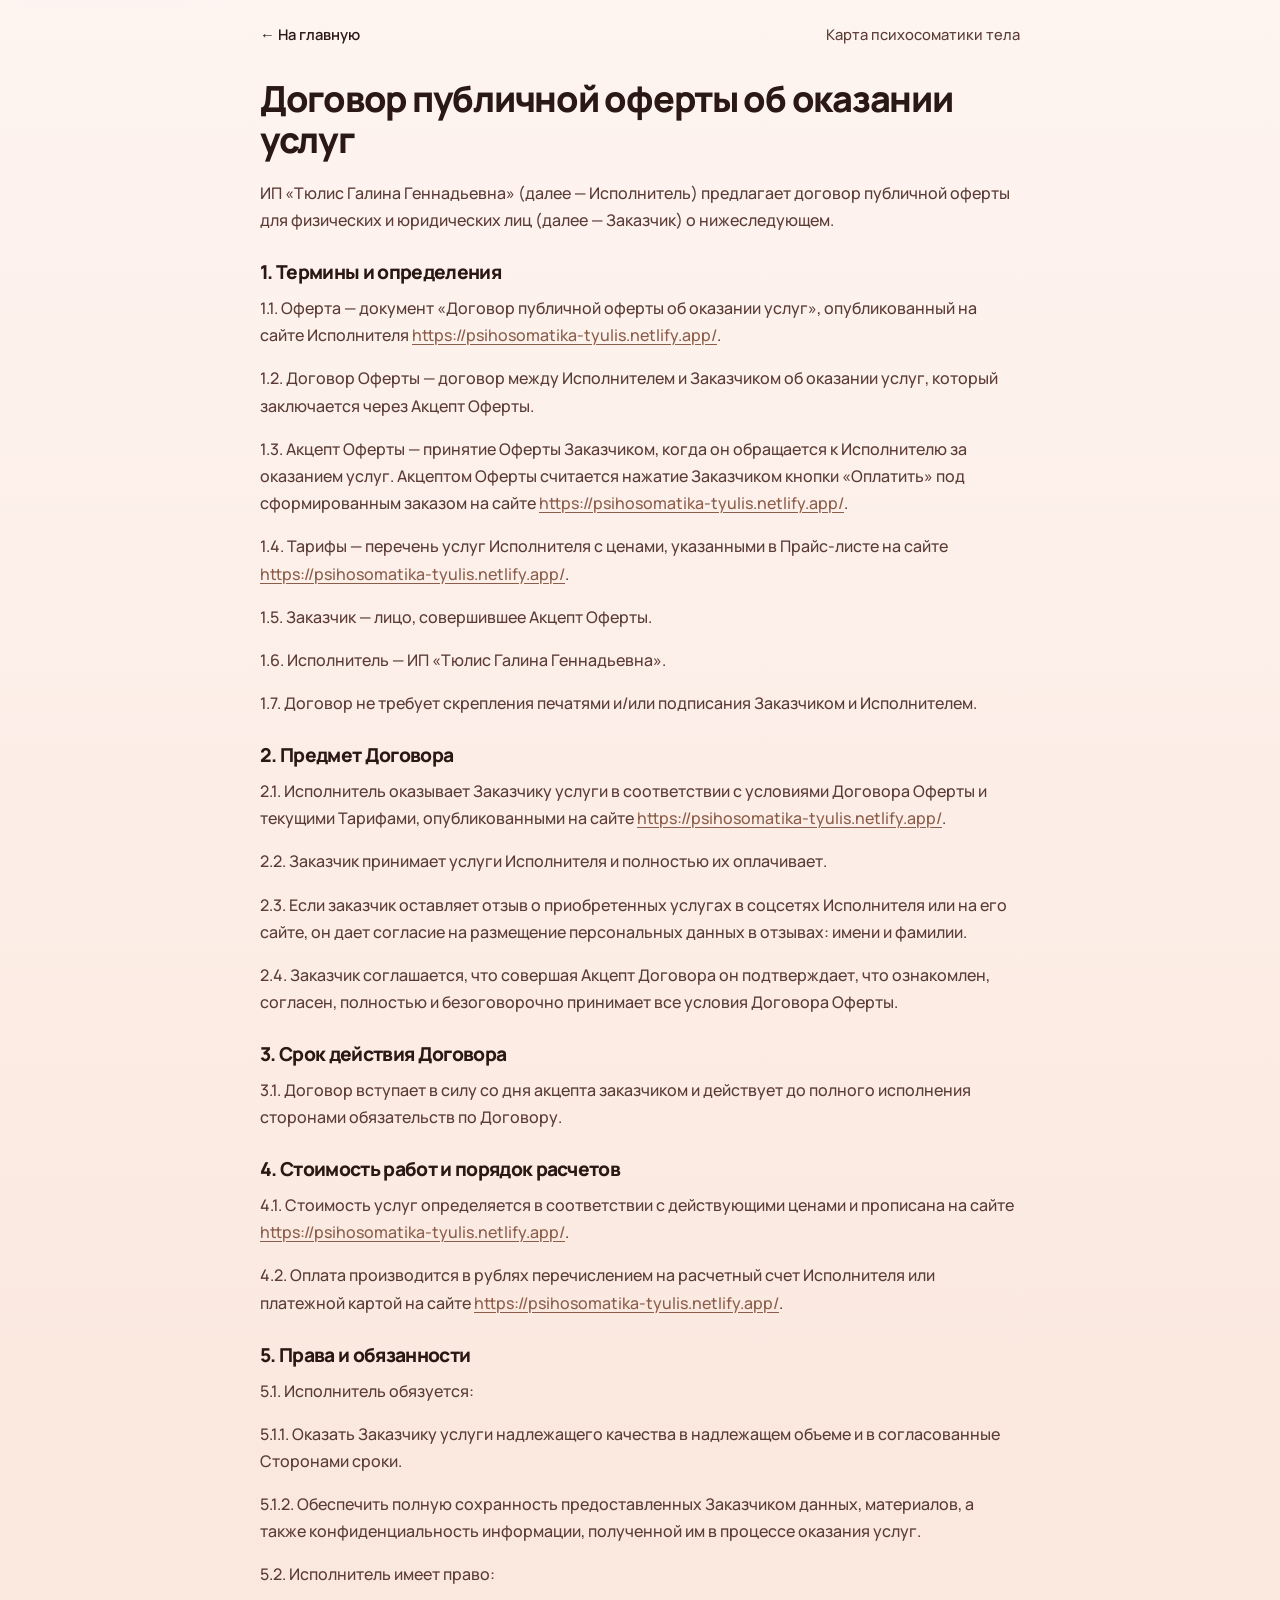
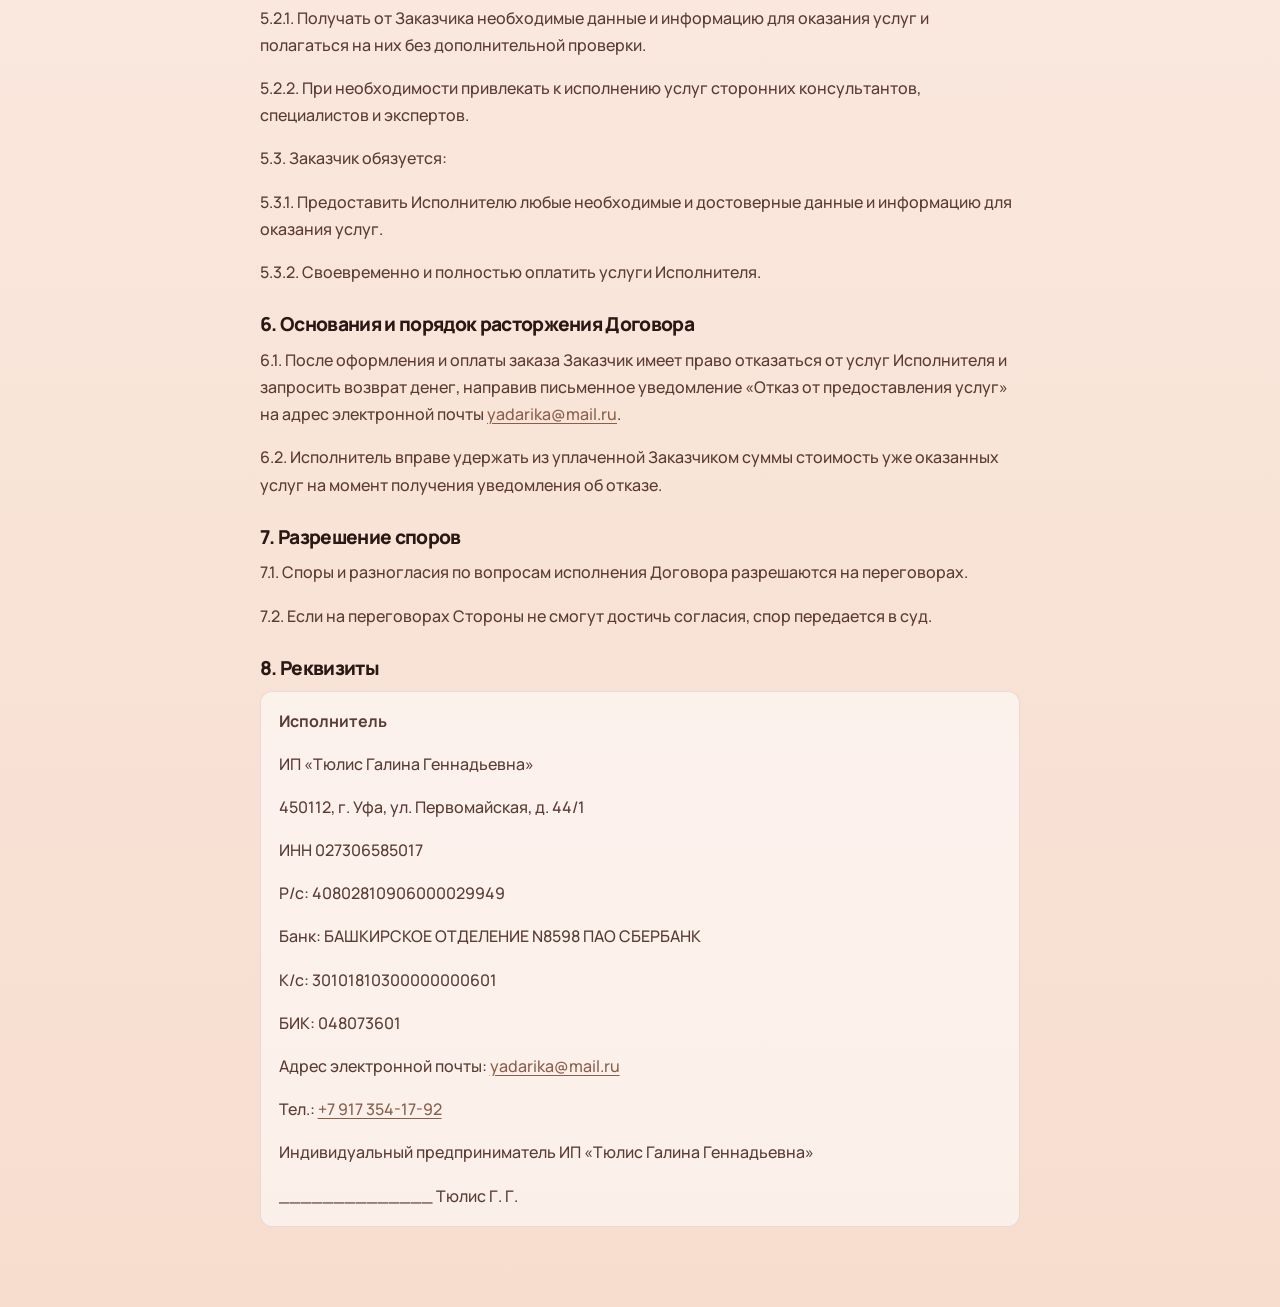
<file: offer.html>
<!DOCTYPE html>
<html lang="ru">
<head>
  <meta charset="UTF-8" />
  <meta name="viewport" content="width=device-width, initial-scale=1, viewport-fit=cover" />
  <title>Договор публичной оферты — Карта психосоматики тела</title>
  <link rel="stylesheet" href="styles.css?v=79" />
</head>
<body class="legal-page">
  <header class="legal-top">
    <a href="index.html">← На главную</a>
    <span>Карта психосоматики тела</span>
  </header>
  <main class="legal-wrap">
    <article class="legal-doc">
      <h1>Договор публичной оферты об оказании услуг</h1>
      <p>ИП «Тюлис Галина Геннадьевна» (далее — Исполнитель) предлагает договор публичной оферты для физических и юридических лиц (далее — Заказчик) о нижеследующем.</p>

      <h2>1. Термины и определения</h2>
      <p>1.1. Оферта — документ «Договор публичной оферты об оказании услуг», опубликованный на сайте Исполнителя <a href="https://psihosomatika-tyulis.netlify.app/">https://psihosomatika-tyulis.netlify.app/</a>.</p>
      <p>1.2. Договор Оферты — договор между Исполнителем и Заказчиком об оказании услуг, который заключается через Акцепт Оферты.</p>
      <p>1.3. Акцепт Оферты — принятие Оферты Заказчиком, когда он обращается к Исполнителю за оказанием услуг. Акцептом Оферты считается нажатие Заказчиком кнопки «Оплатить» под сформированным заказом на сайте <a href="https://psihosomatika-tyulis.netlify.app/">https://psihosomatika-tyulis.netlify.app/</a>.</p>
      <p>1.4. Тарифы — перечень услуг Исполнителя с ценами, указанными в Прайс-листе на сайте <a href="https://psihosomatika-tyulis.netlify.app/">https://psihosomatika-tyulis.netlify.app/</a>.</p>
      <p>1.5. Заказчик — лицо, совершившее Акцепт Оферты.</p>
      <p>1.6. Исполнитель — ИП «Тюлис Галина Геннадьевна».</p>
      <p>1.7. Договор не требует скрепления печатями и/или подписания Заказчиком и Исполнителем.</p>

      <h2>2. Предмет Договора</h2>
      <p>2.1. Исполнитель оказывает Заказчику услуги в соответствии с условиями Договора Оферты и текущими Тарифами, опубликованными на сайте <a href="https://psihosomatika-tyulis.netlify.app/">https://psihosomatika-tyulis.netlify.app/</a>.</p>
      <p>2.2. Заказчик принимает услуги Исполнителя и полностью их оплачивает.</p>
      <p>2.3. Если заказчик оставляет отзыв о приобретенных услугах в соцсетях Исполнителя или на его сайте, он дает согласие на размещение персональных данных в отзывах: имени и фамилии.</p>
      <p>2.4. Заказчик соглашается, что совершая Акцепт Договора он подтверждает, что ознакомлен, согласен, полностью и безоговорочно принимает все условия Договора Оферты.</p>

      <h2>3. Срок действия Договора</h2>
      <p>3.1. Договор вступает в силу со дня акцепта заказчиком и действует до полного исполнения сторонами обязательств по Договору.</p>

      <h2>4. Стоимость работ и порядок расчетов</h2>
      <p>4.1. Стоимость услуг определяется в соответствии с действующими ценами и прописана на сайте <a href="https://psihosomatika-tyulis.netlify.app/">https://psihosomatika-tyulis.netlify.app/</a>.</p>
      <p>4.2. Оплата производится в рублях перечислением на расчетный счет Исполнителя или платежной картой на сайте <a href="https://psihosomatika-tyulis.netlify.app/">https://psihosomatika-tyulis.netlify.app/</a>.</p>

      <h2>5. Права и обязанности</h2>
      <p>5.1. Исполнитель обязуется:</p>
      <p>5.1.1. Оказать Заказчику услуги надлежащего качества в надлежащем объеме и в согласованные Сторонами сроки.</p>
      <p>5.1.2. Обеспечить полную сохранность предоставленных Заказчиком данных, материалов, а также конфиденциальность информации, полученной им в процессе оказания услуг.</p>
      <p>5.2. Исполнитель имеет право:</p>
      <p>5.2.1. Получать от Заказчика необходимые данные и информацию для оказания услуг и полагаться на них без дополнительной проверки.</p>
      <p>5.2.2. При необходимости привлекать к исполнению услуг сторонних консультантов, специалистов и экспертов.</p>
      <p>5.3. Заказчик обязуется:</p>
      <p>5.3.1. Предоставить Исполнителю любые необходимые и достоверные данные и информацию для оказания услуг.</p>
      <p>5.3.2. Своевременно и полностью оплатить услуги Исполнителя.</p>

      <h2>6. Основания и порядок расторжения Договора</h2>
      <p>6.1. После оформления и оплаты заказа Заказчик имеет право отказаться от услуг Исполнителя и запросить возврат денег, направив письменное уведомление «Отказ от предоставления услуг» на адрес электронной почты <a href="mailto:yadarika@mail.ru">yadarika@mail.ru</a>.</p>
      <p>6.2. Исполнитель вправе удержать из уплаченной Заказчиком суммы стоимость уже оказанных услуг на момент получения уведомления об отказе.</p>

      <h2>7. Разрешение споров</h2>
      <p>7.1. Споры и разногласия по вопросам исполнения Договора разрешаются на переговорах.</p>
      <p>7.2. Если на переговорах Стороны не смогут достичь согласия, спор передается в суд.</p>

      <h2>8. Реквизиты</h2>
      <div class="legal-goal">
        <p><strong>Исполнитель</strong></p>
        <p>ИП «Тюлис Галина Геннадьевна»</p>
        <p>450112, г. Уфа, ул. Первомайская, д. 44/1</p>
        <p>ИНН 027306585017</p>
        <p>Р/с: 40802810906000029949</p>
        <p>Банк: БАШКИРСКОЕ ОТДЕЛЕНИЕ N8598 ПАО СБЕРБАНК</p>
        <p>К/с: 30101810300000000601</p>
        <p>БИК: 048073601</p>
        <p>Адрес электронной почты: <a href="mailto:yadarika@mail.ru">yadarika@mail.ru</a></p>
        <p>Тел.: <a href="tel:+79173541792">+7 917 354-17-92</a></p>
        <p>Индивидуальный предприниматель ИП «Тюлис Галина Геннадьевна»</p>
        <p>______________ Тюлис Г. Г.</p>
      </div>
    </article>
  </main>
</body>
</html>
</file>
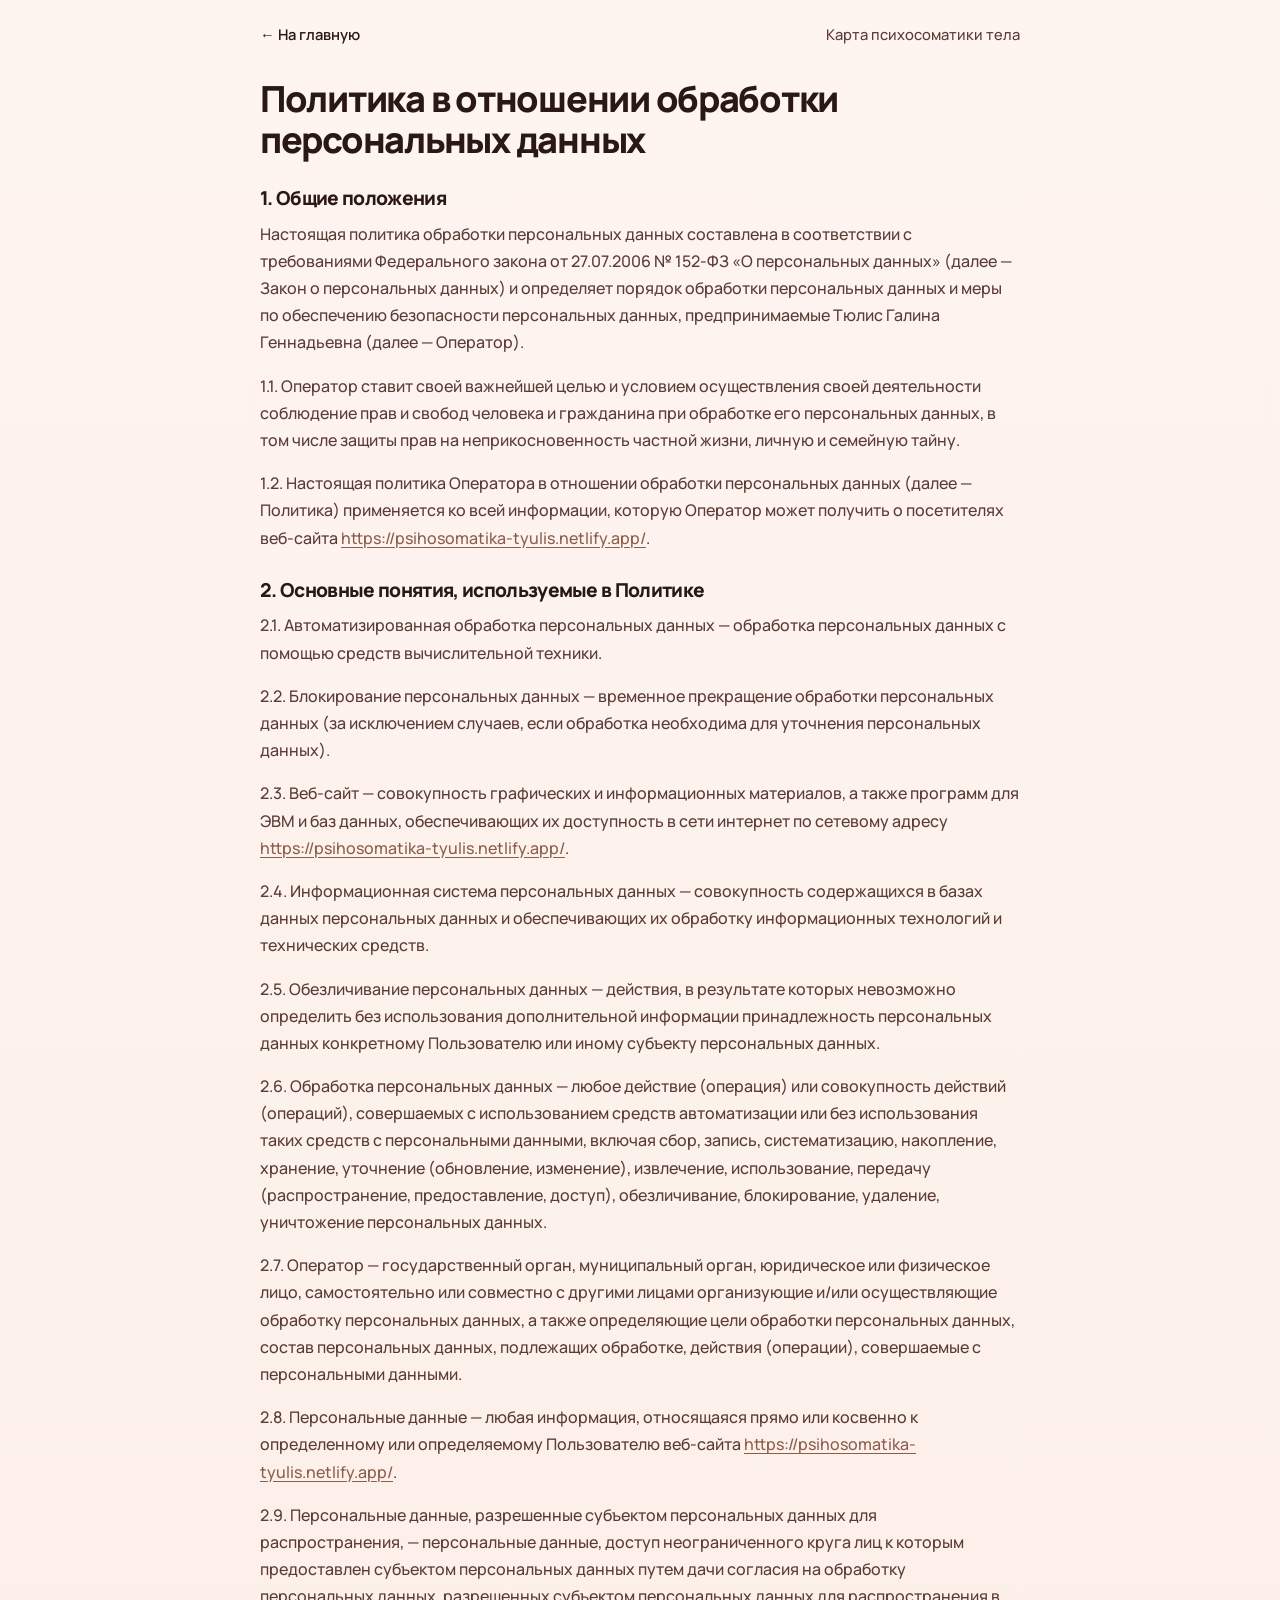
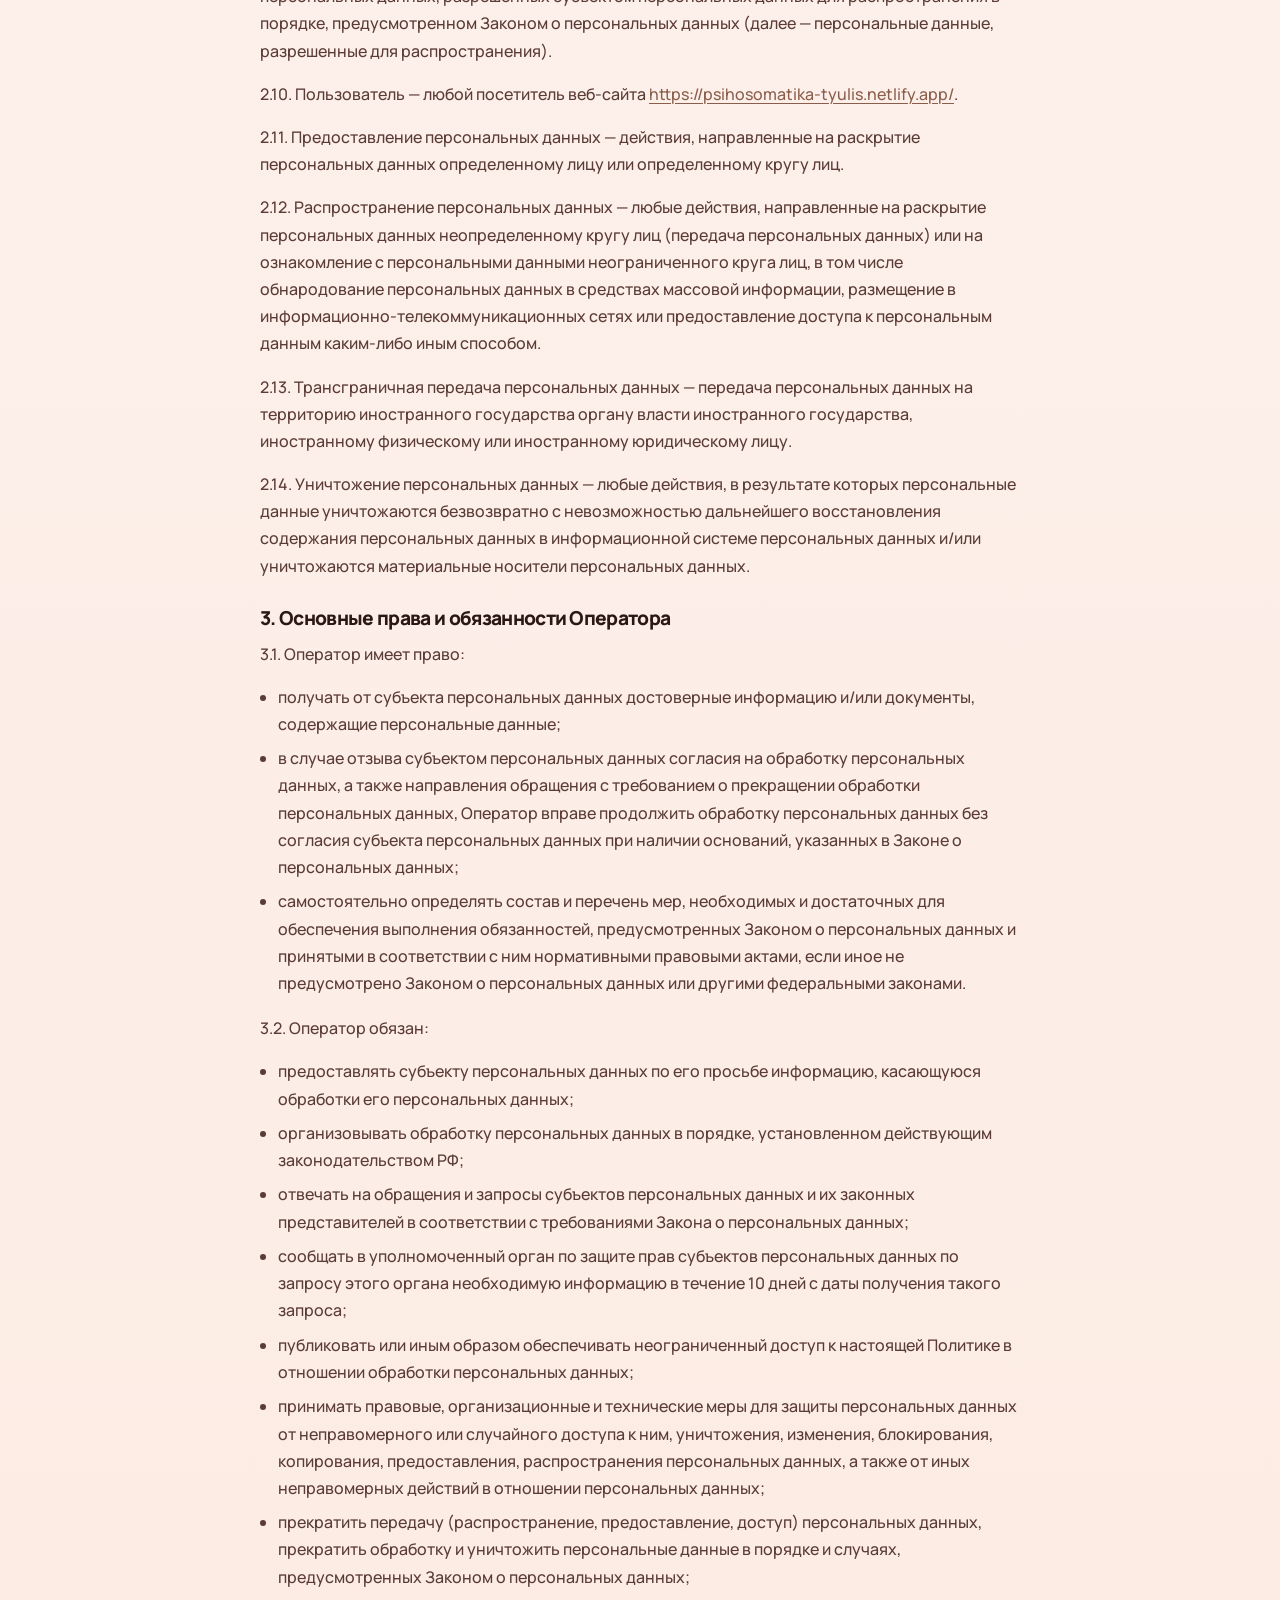
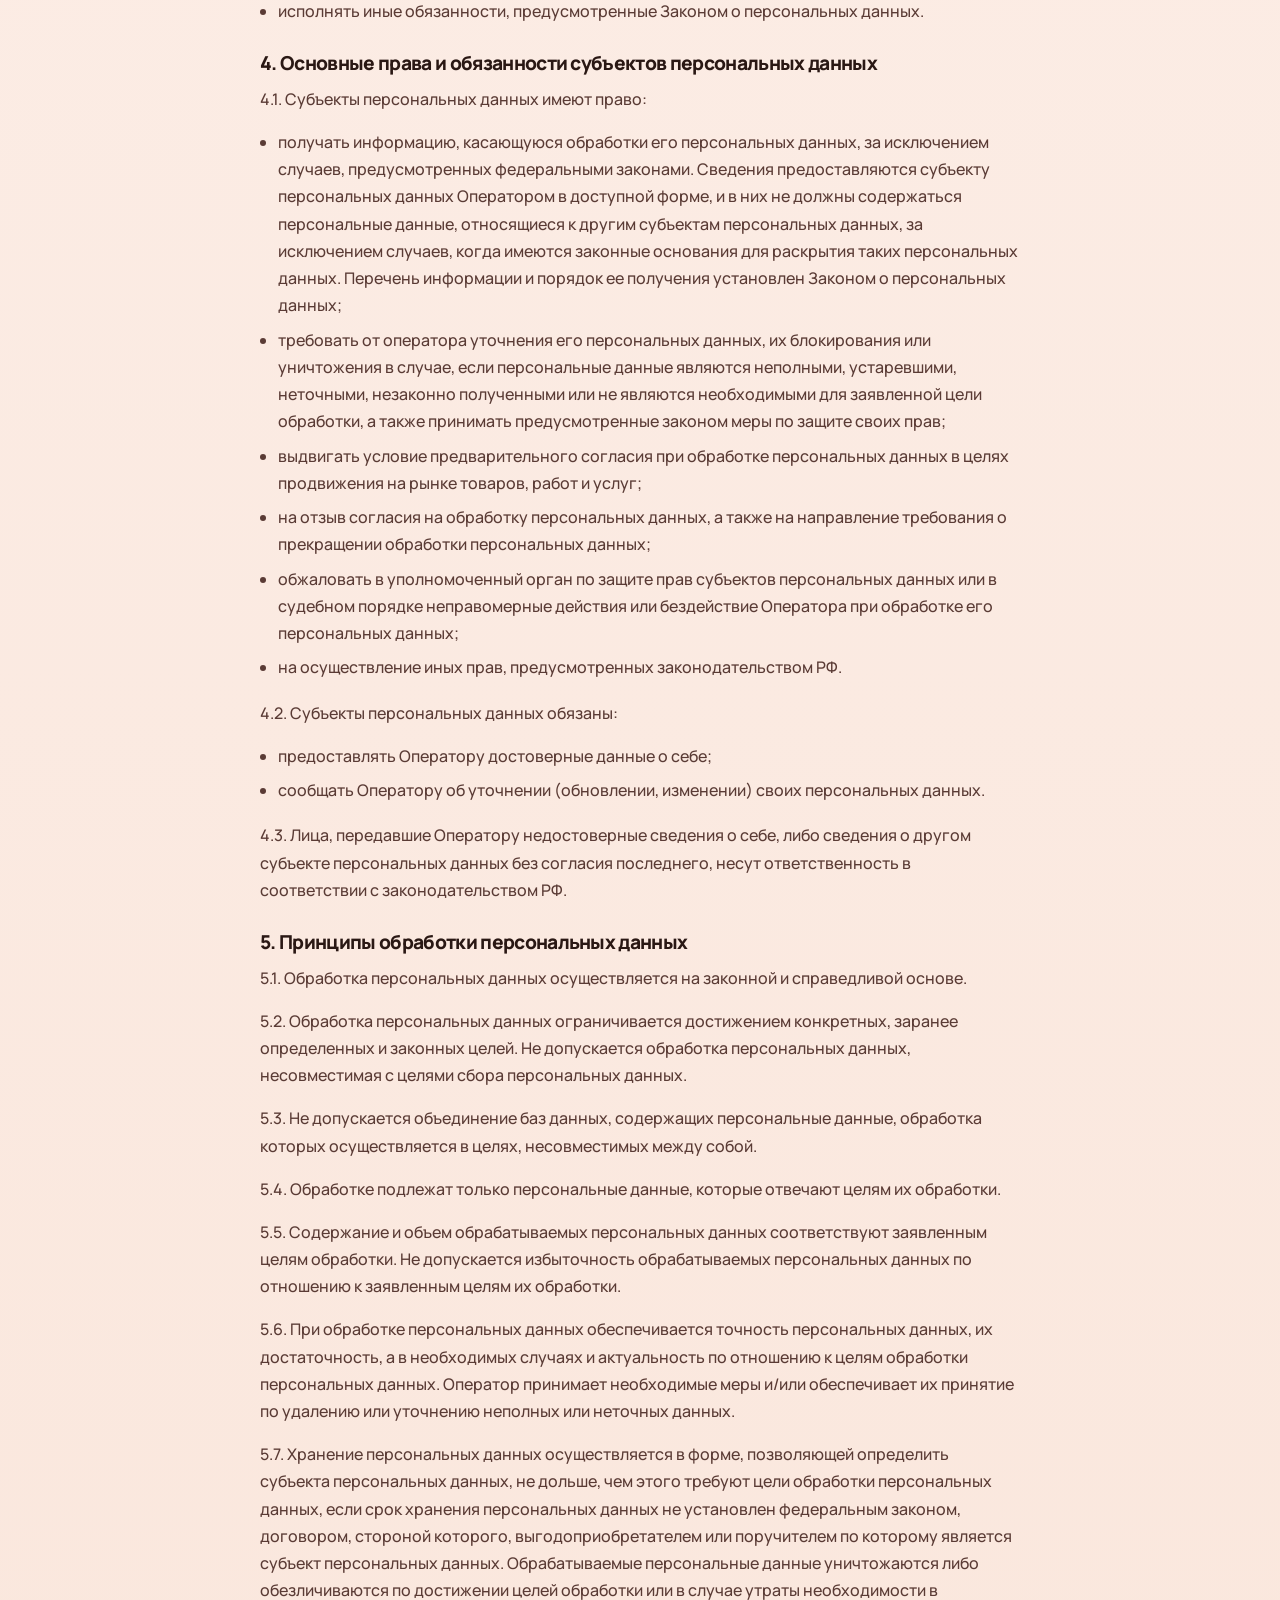
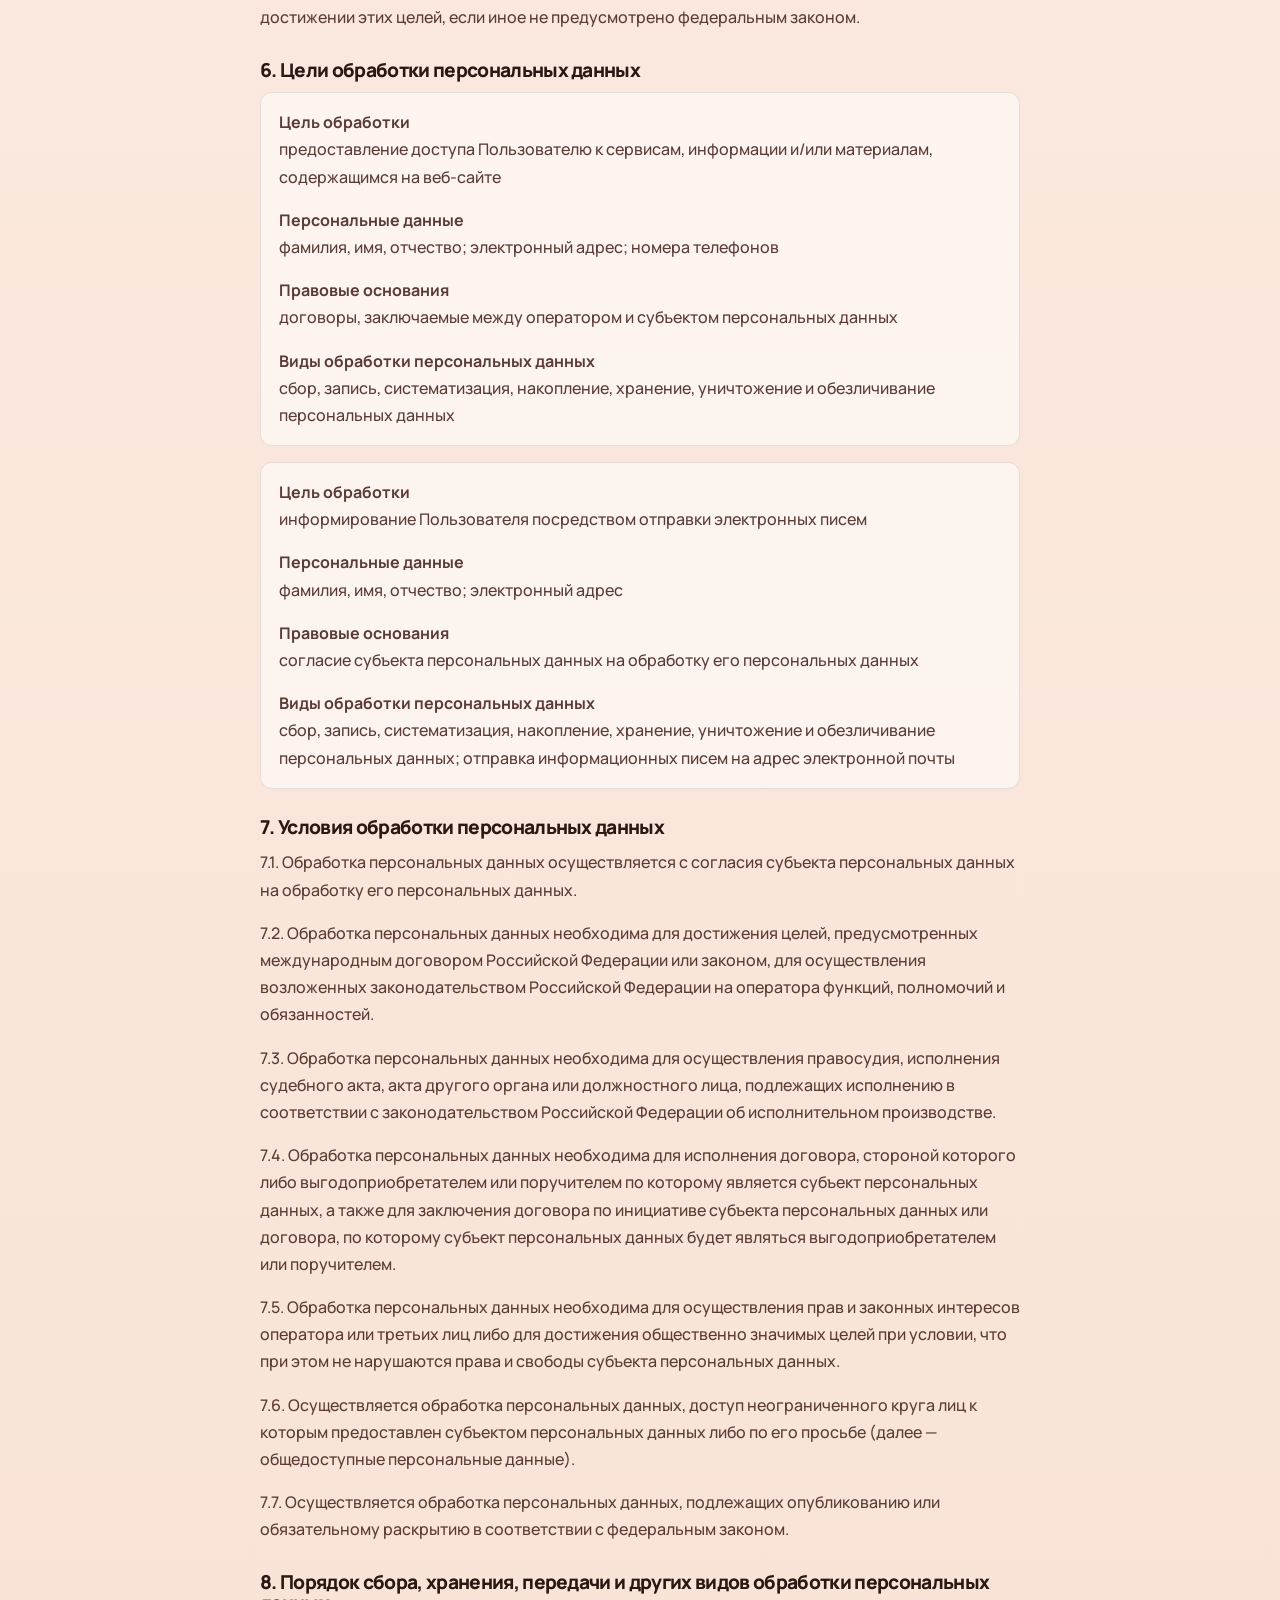
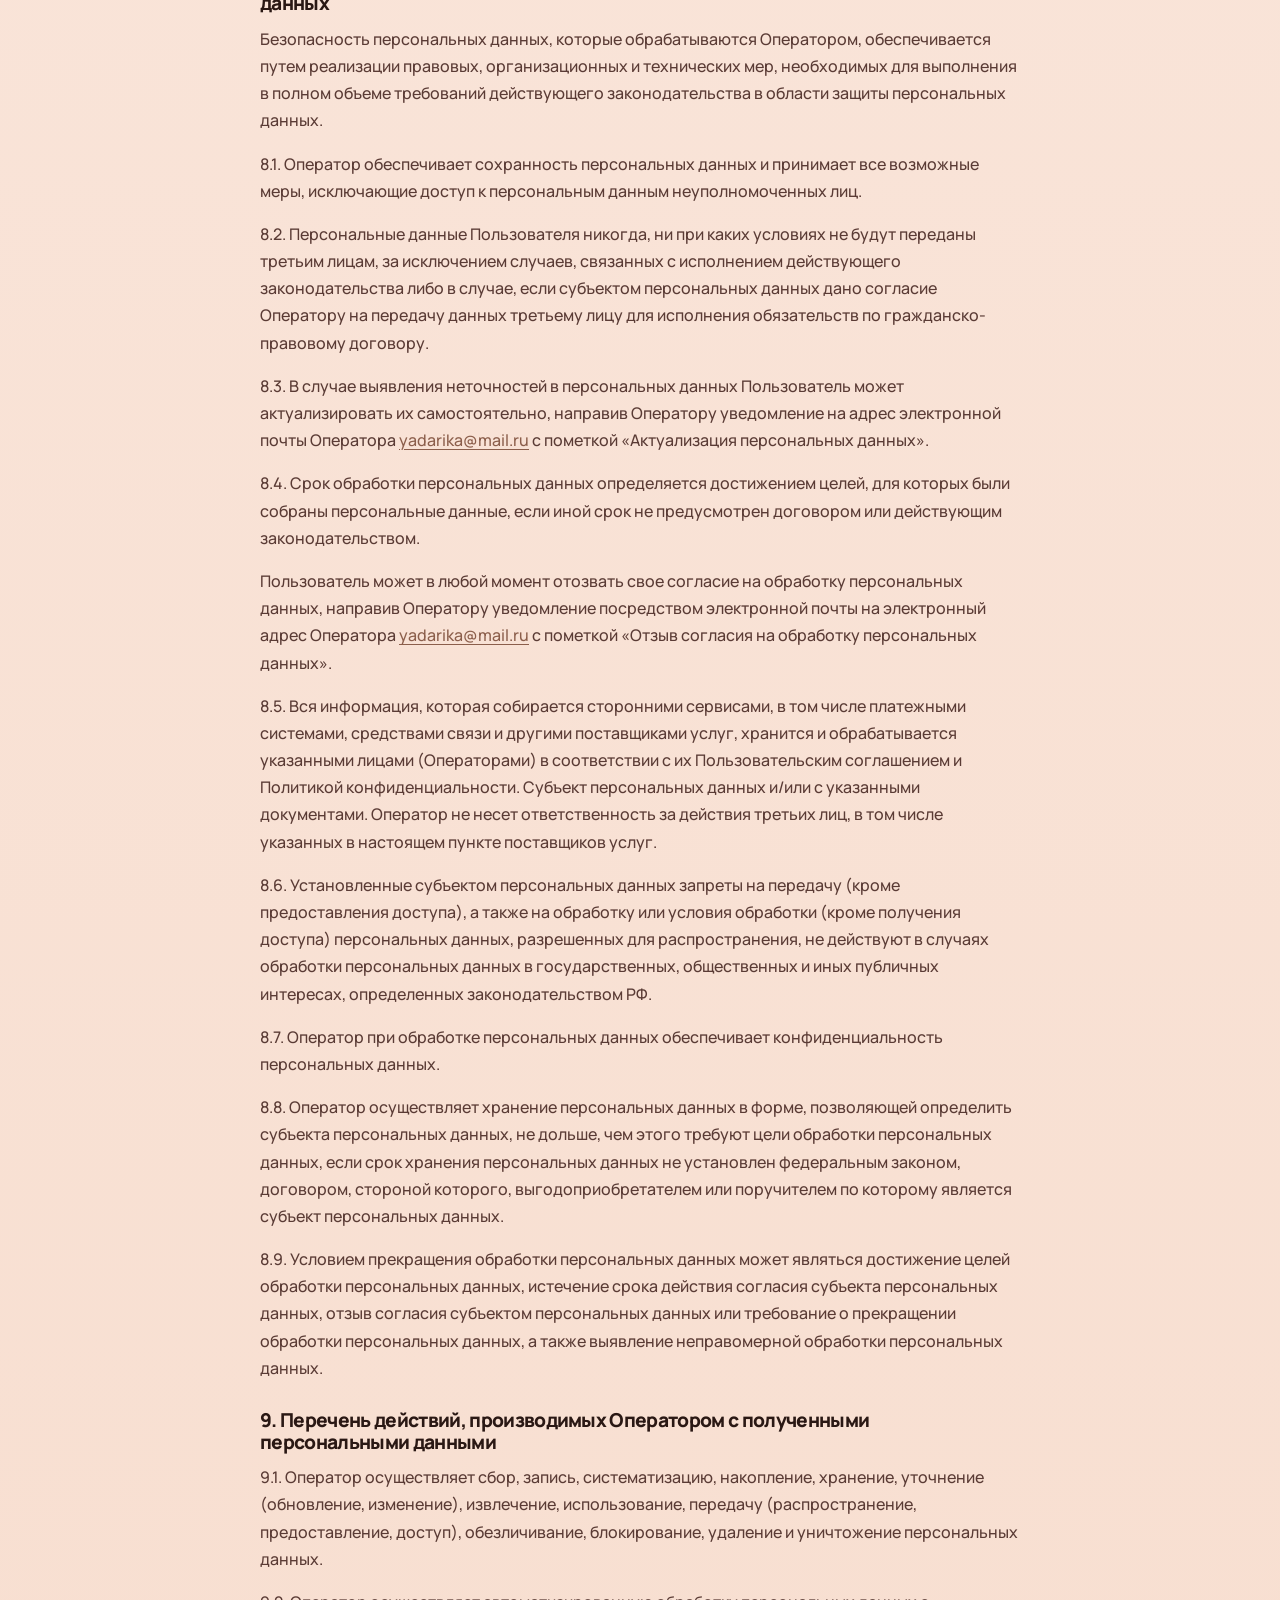
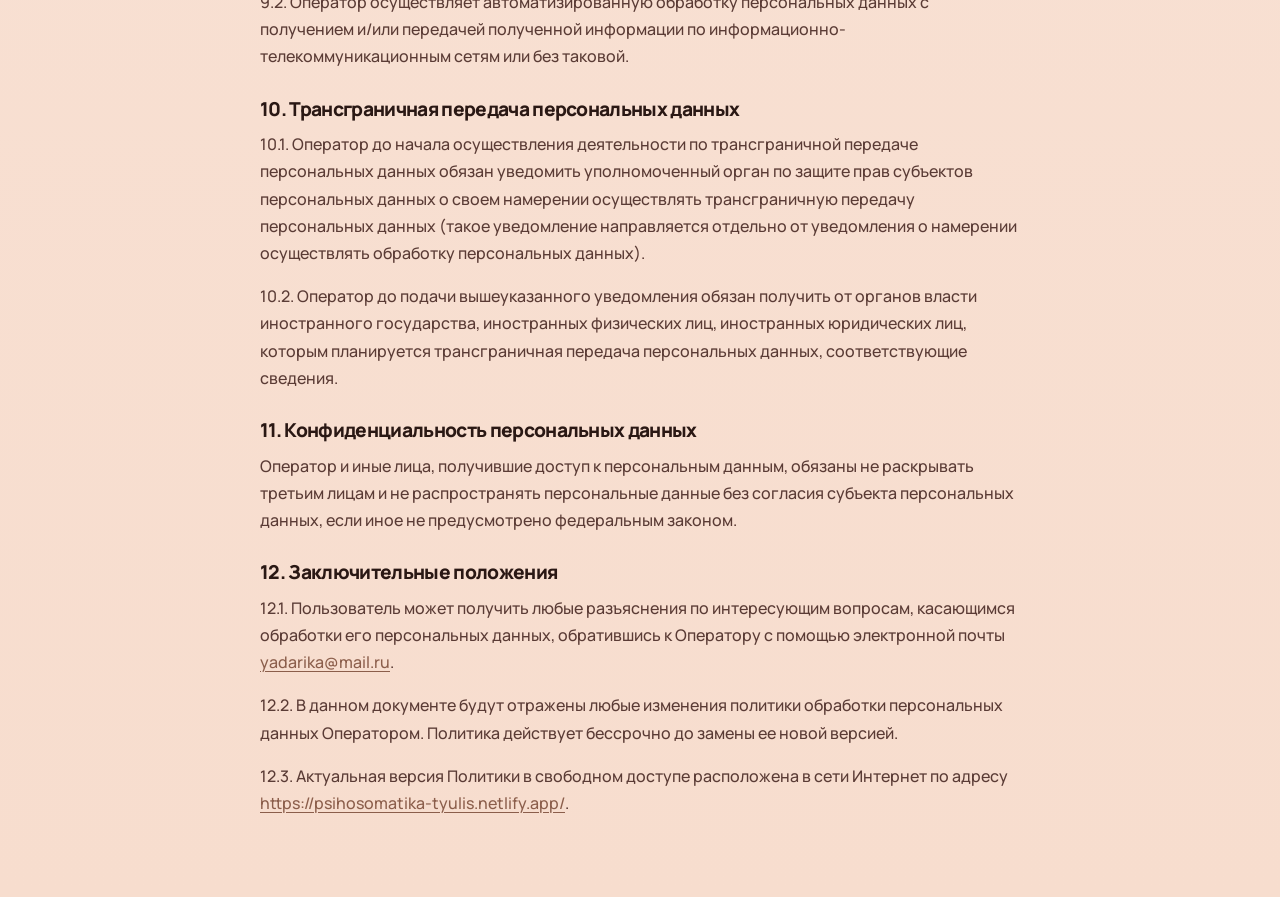
<file: privacy.html>
<!DOCTYPE html>
<html lang="ru">
<head>
  <meta charset="UTF-8" />
  <meta name="viewport" content="width=device-width, initial-scale=1, viewport-fit=cover" />
  <title>Политика конфиденциальности — Карта психосоматики тела</title>
  <link rel="stylesheet" href="styles.css?v=79" />
</head>
<body class="legal-page">
  <header class="legal-top">
    <a href="index.html">← На главную</a>
    <span>Карта психосоматики тела</span>
  </header>
  <main class="legal-wrap">
    <article class="legal-doc">
      <h1>Политика в отношении обработки персональных данных</h1>

      <h2>1. Общие положения</h2>
      <p>Настоящая политика обработки персональных данных составлена в соответствии с требованиями Федерального закона от 27.07.2006 № 152-ФЗ «О персональных данных» (далее — Закон о персональных данных) и определяет порядок обработки персональных данных и меры по обеспечению безопасности персональных данных, предпринимаемые Тюлис Галина Геннадьевна (далее — Оператор).</p>
      <p>1.1. Оператор ставит своей важнейшей целью и условием осуществления своей деятельности соблюдение прав и свобод человека и гражданина при обработке его персональных данных, в том числе защиты прав на неприкосновенность частной жизни, личную и семейную тайну.</p>
      <p>1.2. Настоящая политика Оператора в отношении обработки персональных данных (далее — Политика) применяется ко всей информации, которую Оператор может получить о посетителях веб-сайта <a href="https://psihosomatika-tyulis.netlify.app/">https://psihosomatika-tyulis.netlify.app/</a>.</p>

      <h2>2. Основные понятия, используемые в Политике</h2>
      <p>2.1. Автоматизированная обработка персональных данных — обработка персональных данных с помощью средств вычислительной техники.</p>
      <p>2.2. Блокирование персональных данных — временное прекращение обработки персональных данных (за исключением случаев, если обработка необходима для уточнения персональных данных).</p>
      <p>2.3. Веб-сайт — совокупность графических и информационных материалов, а также программ для ЭВМ и баз данных, обеспечивающих их доступность в сети интернет по сетевому адресу <a href="https://psihosomatika-tyulis.netlify.app/">https://psihosomatika-tyulis.netlify.app/</a>.</p>
      <p>2.4. Информационная система персональных данных — совокупность содержащихся в базах данных персональных данных и обеспечивающих их обработку информационных технологий и технических средств.</p>
      <p>2.5. Обезличивание персональных данных — действия, в результате которых невозможно определить без использования дополнительной информации принадлежность персональных данных конкретному Пользователю или иному субъекту персональных данных.</p>
      <p>2.6. Обработка персональных данных — любое действие (операция) или совокупность действий (операций), совершаемых с использованием средств автоматизации или без использования таких средств с персональными данными, включая сбор, запись, систематизацию, накопление, хранение, уточнение (обновление, изменение), извлечение, использование, передачу (распространение, предоставление, доступ), обезличивание, блокирование, удаление, уничтожение персональных данных.</p>
      <p>2.7. Оператор — государственный орган, муниципальный орган, юридическое или физическое лицо, самостоятельно или совместно с другими лицами организующие и/или осуществляющие обработку персональных данных, а также определяющие цели обработки персональных данных, состав персональных данных, подлежащих обработке, действия (операции), совершаемые с персональными данными.</p>
      <p>2.8. Персональные данные — любая информация, относящаяся прямо или косвенно к определенному или определяемому Пользователю веб-сайта <a href="https://psihosomatika-tyulis.netlify.app/">https://psihosomatika-tyulis.netlify.app/</a>.</p>
      <p>2.9. Персональные данные, разрешенные субъектом персональных данных для распространения, — персональные данные, доступ неограниченного круга лиц к которым предоставлен субъектом персональных данных путем дачи согласия на обработку персональных данных, разрешенных субъектом персональных данных для распространения в порядке, предусмотренном Законом о персональных данных (далее — персональные данные, разрешенные для распространения).</p>
      <p>2.10. Пользователь — любой посетитель веб-сайта <a href="https://psihosomatika-tyulis.netlify.app/">https://psihosomatika-tyulis.netlify.app/</a>.</p>
      <p>2.11. Предоставление персональных данных — действия, направленные на раскрытие персональных данных определенному лицу или определенному кругу лиц.</p>
      <p>2.12. Распространение персональных данных — любые действия, направленные на раскрытие персональных данных неопределенному кругу лиц (передача персональных данных) или на ознакомление с персональными данными неограниченного круга лиц, в том числе обнародование персональных данных в средствах массовой информации, размещение в информационно-телекоммуникационных сетях или предоставление доступа к персональным данным каким-либо иным способом.</p>
      <p>2.13. Трансграничная передача персональных данных — передача персональных данных на территорию иностранного государства органу власти иностранного государства, иностранному физическому или иностранному юридическому лицу.</p>
      <p>2.14. Уничтожение персональных данных — любые действия, в результате которых персональные данные уничтожаются безвозвратно с невозможностью дальнейшего восстановления содержания персональных данных в информационной системе персональных данных и/или уничтожаются материальные носители персональных данных.</p>

      <h2>3. Основные права и обязанности Оператора</h2>
      <p>3.1. Оператор имеет право:</p>
      <ul>
        <li>получать от субъекта персональных данных достоверные информацию и/или документы, содержащие персональные данные;</li>
        <li>в случае отзыва субъектом персональных данных согласия на обработку персональных данных, а также направления обращения с требованием о прекращении обработки персональных данных, Оператор вправе продолжить обработку персональных данных без согласия субъекта персональных данных при наличии оснований, указанных в Законе о персональных данных;</li>
        <li>самостоятельно определять состав и перечень мер, необходимых и достаточных для обеспечения выполнения обязанностей, предусмотренных Законом о персональных данных и принятыми в соответствии с ним нормативными правовыми актами, если иное не предусмотрено Законом о персональных данных или другими федеральными законами.</li>
      </ul>
      <p>3.2. Оператор обязан:</p>
      <ul>
        <li>предоставлять субъекту персональных данных по его просьбе информацию, касающуюся обработки его персональных данных;</li>
        <li>организовывать обработку персональных данных в порядке, установленном действующим законодательством РФ;</li>
        <li>отвечать на обращения и запросы субъектов персональных данных и их законных представителей в соответствии с требованиями Закона о персональных данных;</li>
        <li>сообщать в уполномоченный орган по защите прав субъектов персональных данных по запросу этого органа необходимую информацию в течение 10 дней с даты получения такого запроса;</li>
        <li>публиковать или иным образом обеспечивать неограниченный доступ к настоящей Политике в отношении обработки персональных данных;</li>
        <li>принимать правовые, организационные и технические меры для защиты персональных данных от неправомерного или случайного доступа к ним, уничтожения, изменения, блокирования, копирования, предоставления, распространения персональных данных, а также от иных неправомерных действий в отношении персональных данных;</li>
        <li>прекратить передачу (распространение, предоставление, доступ) персональных данных, прекратить обработку и уничтожить персональные данные в порядке и случаях, предусмотренных Законом о персональных данных;</li>
        <li>исполнять иные обязанности, предусмотренные Законом о персональных данных.</li>
      </ul>

      <h2>4. Основные права и обязанности субъектов персональных данных</h2>
      <p>4.1. Субъекты персональных данных имеют право:</p>
      <ul>
        <li>получать информацию, касающуюся обработки его персональных данных, за исключением случаев, предусмотренных федеральными законами. Сведения предоставляются субъекту персональных данных Оператором в доступной форме, и в них не должны содержаться персональные данные, относящиеся к другим субъектам персональных данных, за исключением случаев, когда имеются законные основания для раскрытия таких персональных данных. Перечень информации и порядок ее получения установлен Законом о персональных данных;</li>
        <li>требовать от оператора уточнения его персональных данных, их блокирования или уничтожения в случае, если персональные данные являются неполными, устаревшими, неточными, незаконно полученными или не являются необходимыми для заявленной цели обработки, а также принимать предусмотренные законом меры по защите своих прав;</li>
        <li>выдвигать условие предварительного согласия при обработке персональных данных в целях продвижения на рынке товаров, работ и услуг;</li>
        <li>на отзыв согласия на обработку персональных данных, а также на направление требования о прекращении обработки персональных данных;</li>
        <li>обжаловать в уполномоченный орган по защите прав субъектов персональных данных или в судебном порядке неправомерные действия или бездействие Оператора при обработке его персональных данных;</li>
        <li>на осуществление иных прав, предусмотренных законодательством РФ.</li>
      </ul>
      <p>4.2. Субъекты персональных данных обязаны:</p>
      <ul>
        <li>предоставлять Оператору достоверные данные о себе;</li>
        <li>сообщать Оператору об уточнении (обновлении, изменении) своих персональных данных.</li>
      </ul>
      <p>4.3. Лица, передавшие Оператору недостоверные сведения о себе, либо сведения о другом субъекте персональных данных без согласия последнего, несут ответственность в соответствии с законодательством РФ.</p>

      <h2>5. Принципы обработки персональных данных</h2>
      <p>5.1. Обработка персональных данных осуществляется на законной и справедливой основе.</p>
      <p>5.2. Обработка персональных данных ограничивается достижением конкретных, заранее определенных и законных целей. Не допускается обработка персональных данных, несовместимая с целями сбора персональных данных.</p>
      <p>5.3. Не допускается объединение баз данных, содержащих персональные данные, обработка которых осуществляется в целях, несовместимых между собой.</p>
      <p>5.4. Обработке подлежат только персональные данные, которые отвечают целям их обработки.</p>
      <p>5.5. Содержание и объем обрабатываемых персональных данных соответствуют заявленным целям обработки. Не допускается избыточность обрабатываемых персональных данных по отношению к заявленным целям их обработки.</p>
      <p>5.6. При обработке персональных данных обеспечивается точность персональных данных, их достаточность, а в необходимых случаях и актуальность по отношению к целям обработки персональных данных. Оператор принимает необходимые меры и/или обеспечивает их принятие по удалению или уточнению неполных или неточных данных.</p>
      <p>5.7. Хранение персональных данных осуществляется в форме, позволяющей определить субъекта персональных данных, не дольше, чем этого требуют цели обработки персональных данных, если срок хранения персональных данных не установлен федеральным законом, договором, стороной которого, выгодоприобретателем или поручителем по которому является субъект персональных данных. Обрабатываемые персональные данные уничтожаются либо обезличиваются по достижении целей обработки или в случае утраты необходимости в достижении этих целей, если иное не предусмотрено федеральным законом.</p>

      <h2>6. Цели обработки персональных данных</h2>
      <div class="legal-goal">
        <p><strong>Цель обработки</strong><br />предоставление доступа Пользователю к сервисам, информации и/или материалам, содержащимся на веб-сайте</p>
        <p><strong>Персональные данные</strong><br />фамилия, имя, отчество; электронный адрес; номера телефонов</p>
        <p><strong>Правовые основания</strong><br />договоры, заключаемые между оператором и субъектом персональных данных</p>
        <p><strong>Виды обработки персональных данных</strong><br />сбор, запись, систематизация, накопление, хранение, уничтожение и обезличивание персональных данных</p>
      </div>
      <div class="legal-goal">
        <p><strong>Цель обработки</strong><br />информирование Пользователя посредством отправки электронных писем</p>
        <p><strong>Персональные данные</strong><br />фамилия, имя, отчество; электронный адрес</p>
        <p><strong>Правовые основания</strong><br />согласие субъекта персональных данных на обработку его персональных данных</p>
        <p><strong>Виды обработки персональных данных</strong><br />сбор, запись, систематизация, накопление, хранение, уничтожение и обезличивание персональных данных; отправка информационных писем на адрес электронной почты</p>
      </div>

      <h2>7. Условия обработки персональных данных</h2>
      <p>7.1. Обработка персональных данных осуществляется с согласия субъекта персональных данных на обработку его персональных данных.</p>
      <p>7.2. Обработка персональных данных необходима для достижения целей, предусмотренных международным договором Российской Федерации или законом, для осуществления возложенных законодательством Российской Федерации на оператора функций, полномочий и обязанностей.</p>
      <p>7.3. Обработка персональных данных необходима для осуществления правосудия, исполнения судебного акта, акта другого органа или должностного лица, подлежащих исполнению в соответствии с законодательством Российской Федерации об исполнительном производстве.</p>
      <p>7.4. Обработка персональных данных необходима для исполнения договора, стороной которого либо выгодоприобретателем или поручителем по которому является субъект персональных данных, а также для заключения договора по инициативе субъекта персональных данных или договора, по которому субъект персональных данных будет являться выгодоприобретателем или поручителем.</p>
      <p>7.5. Обработка персональных данных необходима для осуществления прав и законных интересов оператора или третьих лиц либо для достижения общественно значимых целей при условии, что при этом не нарушаются права и свободы субъекта персональных данных.</p>
      <p>7.6. Осуществляется обработка персональных данных, доступ неограниченного круга лиц к которым предоставлен субъектом персональных данных либо по его просьбе (далее — общедоступные персональные данные).</p>
      <p>7.7. Осуществляется обработка персональных данных, подлежащих опубликованию или обязательному раскрытию в соответствии с федеральным законом.</p>

      <h2>8. Порядок сбора, хранения, передачи и других видов обработки персональных данных</h2>
      <p>Безопасность персональных данных, которые обрабатываются Оператором, обеспечивается путем реализации правовых, организационных и технических мер, необходимых для выполнения в полном объеме требований действующего законодательства в области защиты персональных данных.</p>
      <p>8.1. Оператор обеспечивает сохранность персональных данных и принимает все возможные меры, исключающие доступ к персональным данным неуполномоченных лиц.</p>
      <p>8.2. Персональные данные Пользователя никогда, ни при каких условиях не будут переданы третьим лицам, за исключением случаев, связанных с исполнением действующего законодательства либо в случае, если субъектом персональных данных дано согласие Оператору на передачу данных третьему лицу для исполнения обязательств по гражданско-правовому договору.</p>
      <p>8.3. В случае выявления неточностей в персональных данных Пользователь может актуализировать их самостоятельно, направив Оператору уведомление на адрес электронной почты Оператора <a href="mailto:yadarika@mail.ru">yadarika@mail.ru</a> с пометкой «Актуализация персональных данных».</p>
      <p>8.4. Срок обработки персональных данных определяется достижением целей, для которых были собраны персональные данные, если иной срок не предусмотрен договором или действующим законодательством.</p>
      <p>Пользователь может в любой момент отозвать свое согласие на обработку персональных данных, направив Оператору уведомление посредством электронной почты на электронный адрес Оператора <a href="mailto:yadarika@mail.ru">yadarika@mail.ru</a> с пометкой «Отзыв согласия на обработку персональных данных».</p>
      <p>8.5. Вся информация, которая собирается сторонними сервисами, в том числе платежными системами, средствами связи и другими поставщиками услуг, хранится и обрабатывается указанными лицами (Операторами) в соответствии с их Пользовательским соглашением и Политикой конфиденциальности. Субъект персональных данных и/или с указанными документами. Оператор не несет ответственность за действия третьих лиц, в том числе указанных в настоящем пункте поставщиков услуг.</p>
      <p>8.6. Установленные субъектом персональных данных запреты на передачу (кроме предоставления доступа), а также на обработку или условия обработки (кроме получения доступа) персональных данных, разрешенных для распространения, не действуют в случаях обработки персональных данных в государственных, общественных и иных публичных интересах, определенных законодательством РФ.</p>
      <p>8.7. Оператор при обработке персональных данных обеспечивает конфиденциальность персональных данных.</p>
      <p>8.8. Оператор осуществляет хранение персональных данных в форме, позволяющей определить субъекта персональных данных, не дольше, чем этого требуют цели обработки персональных данных, если срок хранения персональных данных не установлен федеральным законом, договором, стороной которого, выгодоприобретателем или поручителем по которому является субъект персональных данных.</p>
      <p>8.9. Условием прекращения обработки персональных данных может являться достижение целей обработки персональных данных, истечение срока действия согласия субъекта персональных данных, отзыв согласия субъектом персональных данных или требование о прекращении обработки персональных данных, а также выявление неправомерной обработки персональных данных.</p>

      <h2>9. Перечень действий, производимых Оператором с полученными персональными данными</h2>
      <p>9.1. Оператор осуществляет сбор, запись, систематизацию, накопление, хранение, уточнение (обновление, изменение), извлечение, использование, передачу (распространение, предоставление, доступ), обезличивание, блокирование, удаление и уничтожение персональных данных.</p>
      <p>9.2. Оператор осуществляет автоматизированную обработку персональных данных с получением и/или передачей полученной информации по информационно-телекоммуникационным сетям или без таковой.</p>

      <h2>10. Трансграничная передача персональных данных</h2>
      <p>10.1. Оператор до начала осуществления деятельности по трансграничной передаче персональных данных обязан уведомить уполномоченный орган по защите прав субъектов персональных данных о своем намерении осуществлять трансграничную передачу персональных данных (такое уведомление направляется отдельно от уведомления о намерении осуществлять обработку персональных данных).</p>
      <p>10.2. Оператор до подачи вышеуказанного уведомления обязан получить от органов власти иностранного государства, иностранных физических лиц, иностранных юридических лиц, которым планируется трансграничная передача персональных данных, соответствующие сведения.</p>

      <h2>11. Конфиденциальность персональных данных</h2>
      <p>Оператор и иные лица, получившие доступ к персональным данным, обязаны не раскрывать третьим лицам и не распространять персональные данные без согласия субъекта персональных данных, если иное не предусмотрено федеральным законом.</p>

      <h2>12. Заключительные положения</h2>
      <p>12.1. Пользователь может получить любые разъяснения по интересующим вопросам, касающимся обработки его персональных данных, обратившись к Оператору с помощью электронной почты <a href="mailto:yadarika@mail.ru">yadarika@mail.ru</a>.</p>
      <p>12.2. В данном документе будут отражены любые изменения политики обработки персональных данных Оператором. Политика действует бессрочно до замены ее новой версией.</p>
      <p>12.3. Актуальная версия Политики в свободном доступе расположена в сети Интернет по адресу <a href="https://psihosomatika-tyulis.netlify.app/">https://psihosomatika-tyulis.netlify.app/</a>.</p>
    </article>
  </main>
</body>
</html>
</file>
<file: styles.css>
:root {
  /* Палитра сайта */
  --pink: #f3b3cd;
  --beige: #f1c4a5;
  --beige-light: #f7ddce;
  --red: #e34a35;
  --red-light: #f8b3b8;
  --cream: #fef4f0;

  --ink: #2a1814;
  --ink-soft: #5a3b35;
  --paper: var(--cream);
  --mist: var(--beige-light);
  --sage: #c46b5c;
  --sage-deep: var(--red);
  --gold: #b8896a;
  --line: rgba(42, 24, 20, 0.14);
  --white: var(--cream);
  --shadow-soft: 0 18px 50px rgba(42, 24, 20, 0.08);
  --radius: 28px;
  --radius-lg: 40px;
  --font-display: "Manrope", sans-serif;
  --font-body: "Manrope", sans-serif;
  --font-quote: "Cormorant Garamond", "Times New Roman", serif;
  --ease: cubic-bezier(0.22, 1, 0.36, 1);
  --header-h: 72px;
}

@font-face {
  font-family: "Manrope";
  font-style: normal;
  font-display: swap;
  font-weight: 200 800;
  src: url("fonts/manrope-cyrillic.woff2") format("woff2");
  unicode-range: U+0301, U+0400-045F, U+0490-0491, U+04B0-04B1, U+2116;
}

@font-face {
  font-family: "Manrope";
  font-style: normal;
  font-display: swap;
  font-weight: 200 800;
  src: url("fonts/manrope-latin-ext.woff2") format("woff2");
  unicode-range: U+0100-02BA, U+02BD-02C5, U+02C7-02CC, U+02CE-02D7, U+02DD-02FF, U+0304, U+0308, U+0329, U+1D00-1DBF, U+1E00-1E9F, U+1EF2-1EFF, U+2020, U+20A0-20AB, U+20AD-20C0, U+2113, U+2C60-2C7F, U+A720-A7FF;
}

@font-face {
  font-family: "Manrope";
  font-style: normal;
  font-display: swap;
  font-weight: 200 800;
  src: url("fonts/manrope-latin.woff2") format("woff2");
  unicode-range: U+0000-00FF, U+0131, U+0152-0153, U+02BB-02BC, U+02C6, U+02DA, U+02DC, U+0304, U+0308, U+0329, U+2000-206F, U+20AC, U+2122, U+2191, U+2193, U+2212, U+2215, U+FEFF, U+FFFD;
}

@font-face {
  font-family: "Cormorant Garamond";
  font-style: italic;
  font-display: swap;
  font-weight: 400 600;
  src: url("fonts/cormorant-cyrillic-italic.woff2") format("woff2");
  unicode-range: U+0301, U+0400-045F, U+0490-0491, U+04B0-04B1, U+2116;
}

@font-face {
  font-family: "Cormorant Garamond";
  font-style: italic;
  font-display: swap;
  font-weight: 400 600;
  src: url("fonts/cormorant-latin-ext-italic.woff2") format("woff2");
  unicode-range: U+0100-02BA, U+02BD-02C5, U+02C7-02CC, U+02CE-02D7, U+02DD-02FF, U+0304, U+0308, U+0329, U+1D00-1DBF, U+1E00-1E9F, U+1EF2-1EFF, U+2020, U+20A0-20AB, U+20AD-20C0, U+2113, U+2C60-2C7F, U+A720-A7FF;
}

@font-face {
  font-family: "Cormorant Garamond";
  font-style: italic;
  font-display: swap;
  font-weight: 400 600;
  src: url("fonts/cormorant-latin-italic.woff2") format("woff2");
  unicode-range: U+0000-00FF, U+0131, U+0152-0153, U+02BB-02BC, U+02C6, U+02DA, U+02DC, U+0304, U+0308, U+0329, U+2000-206F, U+20AC, U+2122, U+2191, U+2193, U+2212, U+2215, U+FEFF, U+FFFD;
}

*,
*::before,
*::after {
  box-sizing: border-box;
}

html {
  scroll-behavior: smooth;
  -webkit-text-size-adjust: 100%;
  text-size-adjust: 100%;
}

body {
  margin: 0;
  overflow-x: hidden;
  font-family: var(--font-body);
  font-size: 1.125rem;
  line-height: 1.7;
  font-weight: 500;
  color: var(--ink);
  background:
    radial-gradient(1200px 600px at 8% -8%, rgba(243, 179, 205, 0.45), transparent 58%),
    radial-gradient(900px 520px at 100% 18%, rgba(241, 196, 165, 0.4), transparent 55%),
    radial-gradient(700px 480px at 50% 100%, rgba(248, 179, 184, 0.35), transparent 60%),
    linear-gradient(180deg, var(--cream) 0%, var(--beige-light) 48%, var(--pink) 100%);
  background-attachment: fixed;
  -webkit-font-smoothing: antialiased;
}

img {
  max-width: 100%;
  display: block;
}

a {
  color: inherit;
  text-decoration: none;
}

h1, h2, h3 {
  font-family: var(--font-display);
  font-weight: 800;
  line-height: 1.12;
  letter-spacing: -0.035em;
  margin: 0 0 0.75em;
  color: var(--ink);
}

h2 {
  font-size: clamp(2.1rem, 4.4vw, 3.4rem);
}

h3 {
  font-size: clamp(1.35rem, 2.2vw, 1.7rem);
}

p {
  margin: 0 0 1em;
}

ul, ol {
  margin: 0;
  padding: 0;
  list-style: none;
}

.container {
  width: min(1180px, calc(100% - 2.5rem));
  margin-inline: auto;
}

.container.narrow {
  width: min(720px, calc(100% - 2.5rem));
}

.container.center {
  text-align: center;
}

.section {
  padding: clamp(4.5rem, 10vw, 7.5rem) 0;
  position: relative;
}

.section.program {
  scroll-margin-top: var(--header-h);
}

.section.problem,
.section.results,
.section.program,
.section.included,
.section.faq,
.section.org-faq,
.section.how,
.section.reviews {
  background: transparent;
}

.section-head {
  max-width: 38rem;
  margin-bottom: 2.75rem;
}

.section-head p,
.section-note {
  color: var(--ink-soft);
  font-size: 1.15rem;
  font-weight: 500;
}

.eyebrow {
  font-size: 0.8rem;
  letter-spacing: 0.14em;
  text-transform: uppercase;
  font-weight: 600;
  color: var(--sage);
  margin-bottom: 0.75rem;
}

.brand-title {
  font-family: var(--font-display);
  font-size: clamp(2.7rem, 6.4vw, 4.6rem);
  font-weight: 800;
  letter-spacing: -0.045em;
  line-height: 1.02;
  margin: 0 0 1rem;
  text-transform: uppercase;
}

.btn {
  display: inline-flex;
  align-items: center;
  justify-content: center;
  gap: 0.5rem;
  min-height: 3rem;
  padding: 0.85rem 1.6rem;
  border-radius: 999px;
  border: 1px solid transparent;
  font-family: var(--font-body);
  font-size: 1rem;
  font-weight: 700;
  cursor: pointer;
  transition: transform 0.35s var(--ease), background 0.35s var(--ease), color 0.35s var(--ease), border-color 0.35s var(--ease);
}

.btn:hover {
  transform: translateY(-2px);
}

.btn-primary {
  background: var(--red);
  color: var(--cream);
}

.btn-primary:hover {
  background: #c73d2b;
}

@keyframes btn-sheen {
  0%,
  62% {
    transform: translateX(-140%);
  }
  78% {
    transform: translateX(140%);
  }
  100% {
    transform: translateX(140%);
  }
}

.btn-pulse {
  position: relative;
  overflow: hidden;
}

.btn-pulse::after {
  content: "";
  position: absolute;
  inset: -30% -45%;
  background: linear-gradient(
    115deg,
    transparent 38%,
    rgba(255, 246, 240, 0.42) 50%,
    transparent 62%
  );
  pointer-events: none;
  animation: btn-sheen 5.8s ease-in-out infinite;
}

.btn-pulse:hover::after,
.btn-pulse:focus-visible::after {
  animation: none;
  opacity: 0;
}

.btn-outline {
  background: transparent;
  border-color: rgba(58, 36, 32, 0.28);
  color: var(--ink);
}

.btn-outline:hover {
  border-color: var(--red);
  background: rgba(243, 179, 205, 0.35);
}

.btn-sm {
  min-height: 2.4rem;
  padding: 0.55rem 1.1rem;
  font-size: 0.92rem;
}

.btn-lg {
  min-height: 3.4rem;
  padding: 1rem 2rem;
  font-size: 1.05rem;
}

/* Header */
.site-header {
  position: fixed;
  inset: 0 0 auto;
  z-index: 50;
  height: var(--header-h);
  backdrop-filter: blur(14px);
  background: rgba(254, 244, 240, 0.82);
  border-bottom: 1px solid transparent;
  transition: border-color 0.3s ease, background 0.3s ease;
}

.site-header.scrolled {
  border-bottom-color: var(--line);
  background: rgba(254, 244, 240, 0.94);
}

.header-inner {
  width: min(1120px, calc(100% - 2rem));
  margin: 0 auto;
  height: 100%;
  display: flex;
  align-items: center;
  gap: 1.5rem;
}

.logo {
  font-family: var(--font-display);
  font-size: 0.98rem;
  font-weight: 800;
  white-space: nowrap;
  letter-spacing: -0.03em;
}

.nav {
  margin-left: auto;
  display: flex;
  gap: 1.5rem;
}

.nav a {
  color: var(--ink-soft);
  font-size: 0.95rem;
  font-weight: 500;
  transition: color 0.25s ease;
}

.nav a:hover {
  color: var(--ink);
}

.header-cta {
  flex-shrink: 0;
  background: var(--red);
  color: #fff;
  border-radius: 999px;
}

.nav-toggle {
  display: none;
  width: 42px;
  height: 42px;
  border: 0;
  background: transparent;
  padding: 0;
  margin-left: auto;
  cursor: pointer;
}

.nav-toggle span {
  display: block;
  width: 22px;
  height: 1.5px;
  margin: 6px auto;
  background: var(--ink);
  transition: transform 0.3s var(--ease);
}

/* Hero */
.hero {
  min-height: 100vh;
  min-height: 100dvh;
  display: grid;
  align-items: center;
  padding: calc(var(--header-h) + 1.5rem) 1.25rem 3rem;
  position: relative;
  overflow: hidden;
  background: transparent;
}

.hero-bg {
  position: absolute;
  inset: 0;
  pointer-events: none;
  -webkit-mask-image: linear-gradient(to bottom, #000 0%, #000 72%, transparent 100%);
  mask-image: linear-gradient(to bottom, #000 0%, #000 72%, transparent 100%);
}

.hero-image {
  width: 100%;
  height: 100%;
  object-fit: cover;
  object-position: 78% 18%;
  image-rendering: auto;
  -webkit-backface-visibility: hidden;
  backface-visibility: hidden;
}

.hero-wash {
  position: absolute;
  inset: 0;
  background:
    linear-gradient(105deg, rgba(254, 244, 240, 0.88) 0%, rgba(247, 221, 206, 0.55) 38%, rgba(243, 179, 205, 0.18) 68%, rgba(254, 244, 240, 0.08) 100%),
    linear-gradient(180deg, rgba(254, 244, 240, 0.35) 0%, transparent 35%, rgba(241, 196, 165, 0.28) 100%);
}

.hero-content {
  position: relative;
  z-index: 1;
  width: min(680px, 100%);
  margin-right: auto;
  margin-left: max(0px, 4vw);
}

.hero-lead {
  font-size: clamp(1.1rem, 2vw, 1.3rem);
  color: var(--ink-soft);
  max-width: 40rem;
  margin-bottom: 0.9rem;
}

.hero-sub {
  max-width: 40rem;
  margin: 0 0 1.75rem;
  color: var(--ink-soft);
  font-size: 1.02rem;
  line-height: 1.65;
}

.hero-actions {
  margin-bottom: 1.5rem;
}

.hero-points {
  display: flex;
  flex-wrap: wrap;
  gap: 0.65rem 1.5rem;
  color: var(--ink-soft);
  font-size: 0.95rem;
  max-width: 36rem;
}

.hero-points li {
  position: relative;
  padding-left: 1rem;
}

.hero-points li::before {
  content: "";
  position: absolute;
  left: 0;
  top: 0.55em;
  width: 0.4rem;
  height: 0.4rem;
  border-radius: 50%;
  background: var(--gold);
}

.scroll-hint {
  position: absolute;
  left: 50%;
  bottom: 1.5rem;
  z-index: 2;
  transform: translateX(-50%);
  width: 28px;
  height: 42px;
  border: 1px solid rgba(58, 36, 32, 0.28);
  border-radius: 16px;
  display: grid;
  place-items: start center;
  padding-top: 8px;
}

.scroll-hint span {
  width: 4px;
  height: 8px;
  border-radius: 4px;
  background: var(--red);
  animation: scrollBounce 1.8s ease-in-out infinite;
}

@keyframes scrollBounce {
  0%, 100% { transform: translateY(0); opacity: 0.4; }
  50% { transform: translateY(10px); opacity: 1; }
}

/* Problem / cycle */
.problem-wrap {
  width: min(1180px, calc(100% - 2rem));
}

.problem-title {
  text-align: center;
  max-width: 24ch;
  margin: 0 auto 2rem;
  font-size: clamp(2rem, 4.2vw, 3.2rem);
  font-weight: 500;
  color: var(--ink);
}

.trigger-word {
  display: inline;
  color: #c45c3e;
  font-weight: 700;
  font-size: 1.18em;
  letter-spacing: -0.02em;
  background: none;
  padding: 0;
  border-radius: 0;
  transform: none;
  box-shadow: none;
}

.problem-stage {
  display: grid;
  grid-template-columns: minmax(400px, 680px) minmax(160px, 240px);
  gap: clamp(1.75rem, 4vw, 3.5rem);
  justify-content: center;
  align-items: center;
  margin: 0 auto 2.5rem;
  max-width: 980px;
  overflow: visible;
}

.cycle {
  position: relative;
  width: min(400px, 100%);
  aspect-ratio: 1 / 1;
  height: auto;
  margin: 0 auto;
  padding: 0;
  box-sizing: border-box;
}

.cycle-disc {
    position: absolute;
    inset: 0;
    border-radius: 50%;
    background: radial-gradient(circle at center, rgba(243, 179, 205, 0.22) 0%, rgba(247, 221, 206, 0.12) 48%, transparent 72%);
    border: 1px solid rgba(154, 107, 82, 0.16);
    pointer-events: none;
}

.cycle-arrows {
    position: absolute;
    inset: 0;
    width: 100%;
    height: 100%;
    pointer-events: none;
    z-index: 1;
}

/* Общие стили для всех надписей по краям */
/* Общие стили для всех надписей */
.cycle-item, .cycle-center {
    font-family: var(--font-display);
    color: #2b2b2b;
    text-align: center;
    margin: 0;
    padding: 0;
    line-height: 1.2;
    box-sizing: border-box;
}

/* Настраиваем горизонтальный ряд: Лево | Центр | Право */
.cycle-9, .cycle-center, .cycle-3 {
    position: absolute;
    top: 50%;
    transform: translateY(-50%);
    width: 100px; /* Фиксируем одинаковую ширину для всех трех блоков */
}

.cycle-9 {
    left: 8%;
    font-size: 14px;
    font-weight: 600;
}

.cycle-center {
    left: 50%;
    transform: translate(-50%, -50%); /* Центр встает идеально в геометрию */
    font-size: 16px;
    font-weight: bold;
    color: #8b5e4b;
    background: none;
    box-shadow: none;
    border: 0;
}

.cycle-3 {
    right: 8%;
    font-size: 14px;
    font-weight: 600;
}

/* Вертикальные пункты (Верх и Низ) */
.cycle-12, .cycle-6 {
    position: absolute;
    left: 50%;
    transform: translateX(-50%);
    width: 110px;
    font-size: 14px;
    font-weight: 600;
}

.cycle-12 {
    top: 13%;
}

.cycle-6 {
    bottom: 13%;
}


/* Центральная надпись */
.cycle-center {
    position: absolute;
    top: 50%;
    left: 50%;
    z-index: 2;
    transform: translate(-50%, -50%); /* Возвращаем «Замкнутый круг?» строго в центр */
    font-family: var(--font-display);
    font-size: 16px;
    font-weight: bold;
    color: #8b5e4b;
    text-align: center;
    width: 90px;
    margin: 0;
    padding: 0;
    border: 0;
    border-radius: 0;
    background: none;
    box-shadow: none;
    line-height: 1.2;
}




.problem-figure {
  position: relative;
  transform: none;
  z-index: 1;
  margin: 0;
  width: 100%;
  max-width: 240px;
  justify-self: end;
  pointer-events: none;
  overflow: visible;
}

.problem-figure img {
  width: 100%;
  height: auto;
  display: block;
  object-fit: contain;
  opacity: 0.88;
  filter: drop-shadow(0 14px 24px rgba(42, 24, 20, 0.1));
}

.silhouette-shine {
  position: absolute;
  inset: 0;
  background: linear-gradient(
    180deg,
    transparent 0%,
    transparent 32%,
    rgba(255, 233, 168, 0.15) 42%,
    #ffe9a8 48%,
    #e5b869 51%,
    #c9a227 55%,
    rgba(229, 184, 105, 0.12) 62%,
    transparent 72%,
    transparent 100%
  );
  background-size: 100% 260%;
  -webkit-mask-image: url("media/contour.webp");
  mask-image: url("media/contour.webp");
  -webkit-mask-size: 100% 100%;
  mask-size: 100% 100%;
  -webkit-mask-repeat: no-repeat;
  mask-repeat: no-repeat;
  -webkit-mask-position: center;
  mask-position: center;
  filter: drop-shadow(0 0 5px rgba(229, 184, 105, 0.7));
  animation: silhouetteShineSweep 4.6s linear infinite;
}

.silhouette-trace {
  position: absolute;
  inset: 0;
  width: 100%;
  height: 100%;
  overflow: visible;
  pointer-events: none;
}

.silhouette-trace-line,
.silhouette-trace-flow,
.silhouette-trace-spark {
  fill: none;
  stroke-linecap: round;
  stroke-linejoin: round;
  vector-effect: non-scaling-stroke;
}

.silhouette-trace-line {
  stroke: url(#silhouetteGold);
  stroke-width: 1.7px;
  opacity: 0.5;
}

.silhouette-trace-flow {
  stroke: url(#silhouetteGold);
  stroke-width: 3.2px;
  filter: url(#silhouetteGlow);
  stroke-dasharray: 190 810;
  animation: silhouetteFlow 5s linear infinite;
}

.silhouette-trace-spark {
  stroke: #fff8d6;
  stroke-width: 1.35px;
  filter: drop-shadow(0 0 6px rgba(255, 233, 168, 1));
  stroke-dasharray: 34 966;
  animation: silhouetteFlow 5s linear infinite;
  animation-delay: -0.2s;
}

@keyframes silhouetteShineSweep {
  from {
    background-position: 0 115%;
  }
  to {
    background-position: 0 -35%;
  }
}

@keyframes silhouetteFlow {
  from {
    stroke-dashoffset: 0;
  }
  to {
    stroke-dashoffset: -1000;
  }
}

.problem-quote {
  position: relative;
  margin: 0 auto 1.85rem;
  width: min(640px, 100%);
  padding: 1.35rem 2.4rem;
  background: transparent;
  border: 0;
  font-family: var(--font-display);
  font-size: clamp(1.28rem, 2.5vw, 1.7rem);
  font-style: italic;
  font-weight: 500;
  line-height: 1.45;
  color: #3a2820;
  text-align: center;
}

.quote-text {
  display: inline;
}

.quote-mark {
  display: inline-block;
  font-style: normal;
  font-weight: 300;
  color: #c45c3e;
  opacity: 0.7;
  line-height: 1;
  vertical-align: -0.08em;
}

.quote-mark-open {
  font-size: 1.55em;
  margin-right: 0.18em;
}

.quote-mark-close {
  font-size: 1.55em;
  margin-left: 0.18em;
}

.spark {
  position: absolute;
  width: 10px;
  height: 10px;
  pointer-events: none;
  opacity: 0.38;
  background:
    linear-gradient(#c45c3e, #c45c3e) center / 1.2px 100% no-repeat,
    linear-gradient(#c45c3e, #c45c3e) center / 100% 1.2px no-repeat;
  filter: drop-shadow(0 0 1px rgba(196, 92, 62, 0.25));
}

.spark::before,
.spark::after {
  content: "";
  position: absolute;
  inset: 0;
  background:
    linear-gradient(#c45c3e, #c45c3e) center / 1px 70% no-repeat,
    linear-gradient(#c45c3e, #c45c3e) center / 70% 1px no-repeat;
  opacity: 0.7;
}

.spark::before {
  transform: rotate(45deg) scale(0.72);
}

.spark::after {
  transform: rotate(-45deg) scale(0.55);
  opacity: 0.45;
}

.spark:nth-child(1) { top: 0.35rem; left: 8%; transform: scale(0.85); opacity: 0.28; }
.spark:nth-child(2) { top: 0.1rem; right: 12%; transform: scale(1.05); opacity: 0.34; }
.spark:nth-child(3) { bottom: 0.45rem; left: 14%; transform: scale(0.7); opacity: 0.26; }
.spark:nth-child(4) { bottom: 0.2rem; right: 7%; transform: scale(0.9); opacity: 0.32; }
.spark:nth-child(5) { top: 42%; left: 1.5%; transform: scale(0.65); opacity: 0.22; }

.problem-note {
  margin: 0 auto;
  width: min(34rem, 100%);
  max-width: 36ch;
  color: #1a100e;
  font-size: 1.05rem;
  font-weight: 600;
  line-height: 1.55;
  text-align: center;
}

.section.await {
  scroll-margin-top: var(--header-h);
  padding-top: calc(var(--header-h) + 4.75rem);
  padding-bottom: 5rem;
}

.await-wrap {
  text-align: center;
}

.await-title {
  max-width: 14.5em;
  margin: 0 auto 2.6rem;
  font-size: clamp(1.6rem, 3.2vw, 2.35rem);
  font-weight: 800;
  line-height: 1.22;
  letter-spacing: -0.035em;
  color: var(--ink);
  text-wrap: balance;
}

@media (min-width: 720px) {
  .await-title {
    max-width: none;
    white-space: nowrap;
  }
}

.await-questions {
  display: grid;
  grid-template-columns: repeat(3, minmax(0, 1fr));
  gap: 1.25rem 1.35rem;
  max-width: 62rem;
  margin: 0 auto;
  align-items: stretch;
}

.await-questions article {
  display: flex;
  flex-direction: column;
  align-self: stretch;
  height: 100%;
  gap: 0.85rem;
  padding: 1.4rem 1.35rem 1.5rem;
  text-align: left;
  background: rgba(254, 244, 240, 0.78);
  border-radius: var(--radius-lg);
  box-shadow: 0 16px 40px rgba(42, 24, 20, 0.05);
}

.await-questions .await-num {
  margin: 0 0 0.1rem;
  font-size: 0.92rem;
  font-weight: 800;
  letter-spacing: 0.12em;
  color: var(--red);
}

.await-questions h3 {
  margin: 0;
  font-size: 1.31rem;
  font-weight: 800;
  line-height: 1.28;
  letter-spacing: -0.025em;
  color: var(--ink);
}

.await-questions p {
  margin: 0;
  font-size: 1.02rem;
  font-weight: 500;
  line-height: 1.62;
  color: #5a4545;
  text-wrap: pretty;
}

.await-mark,
.hl {
  color: inherit;
  font-weight: 500;
  background-color: rgba(240, 150, 185, 0.32);
  background-image: none;
  box-decoration-break: clone;
  -webkit-box-decoration-break: clone;
  padding: 0.08em 0.28em;
  margin: 0 -0.04em;
  border-radius: 4px;
}

.await-plaque {
  display: grid;
  grid-template-columns: minmax(0, 1fr) auto;
  align-items: center;
  gap: 1.5rem 1.75rem;
  width: min(48rem, 100%);
  margin: 3.15rem auto 0;
  padding: 1.6rem 1.6rem 1.6rem 1.9rem;
  background: var(--cream);
  border: 3px solid var(--pink);
  border-radius: var(--radius-lg);
  box-shadow: 0 18px 50px rgba(42, 24, 20, 0.06);
  text-align: left;
}

.await-quote {
  position: relative;
  isolation: isolate;
  margin: 0;
  min-width: 0;
}

.await-quote-mark {
  position: absolute;
  top: -14px;
  left: -8px;
  z-index: -1;
  font-family: var(--font-quote);
  font-size: clamp(4.2rem, 7vw, 5.6rem);
  font-style: italic;
  font-weight: 500;
  line-height: 1;
  color: rgba(243, 179, 205, 0.18);
  pointer-events: none;
  user-select: none;
}

.await-quote p:not(.await-quote-note) {
  position: relative;
  margin: 0;
  font-family: var(--font-quote);
  font-size: clamp(1.75rem, 2.4vw, 2rem);
  font-style: italic;
  font-weight: 500;
  font-synthesis: none;
  line-height: 1.35;
  color: var(--ink);
}

.await-accent {
  color: #b85c57;
  font-weight: 500;
  background: none;
}

.await-soft {
  font-weight: 500;
}

.await-quote .await-quote-note {
  position: relative;
  margin: 1.25rem 0 0;
  font-family: var(--font-body);
  font-size: 1.02rem;
  font-style: normal;
  font-weight: 500;
  line-height: 1.62;
  color: #5a4545;
  text-wrap: pretty;
}

.await-portrait {
  margin: 0;
  width: 11rem;
  text-align: center;
}

.await-portrait img {
  width: 9.5rem;
  height: 9.5rem;
  object-fit: cover;
  object-position: center 12%;
  border-radius: 50%;
  background: var(--pink);
  box-shadow: 0 0 0 6px var(--pink);
}

.await-portrait figcaption {
  margin-top: 0.65rem;
  min-width: 11rem;
  font-size: 0.98rem;
  font-weight: 700;
  line-height: 1.3;
  color: var(--ink);
  white-space: nowrap;
}

.await-portrait figcaption span {
  display: block;
  margin-top: 3px;
  font-size: 0.82rem;
  font-weight: 500;
  color: #8a6b6b;
  white-space: nowrap;
}

/* Quote — one viewport, whole image visible */
.quote-section {
  margin: 0;
  padding: 0;
  width: 100%;
  height: 100vh;
  height: 100dvh;
  overflow: hidden;
  position: relative;
  background-color: #e8c49c;
  display: flex;
  align-items: center;
  justify-content: center;
  -webkit-mask-image: linear-gradient(to bottom, transparent 0%, #000 10%, #000 76%, transparent 100%);
  mask-image: linear-gradient(to bottom, transparent 0%, #000 10%, #000 76%, transparent 100%);
}

.quote-section img {
  display: block;
  width: 100%;
  height: 100%;
  object-fit: contain;
  object-position: center center;
}

/* Why / author */
.why-layout {
  display: grid;
  grid-template-columns: minmax(0, 1.15fr) minmax(200px, 0.85fr);
  gap: clamp(2rem, 5vw, 4rem);
  align-items: center;
}

.why-text p {
  color: var(--ink-soft);
  font-weight: 500;
}

.why-years {
  display: inline-block;
  font-family: var(--font-display);
  font-size: 1.55em;
  font-weight: 700;
  color: #3d2a22;
  line-height: 1;
  vertical-align: -0.05em;
  margin: 0 0.1em;
}

.why-accent {
  font-weight: 700;
  color: var(--ink);
}

.why-figure {
  margin: 0;
  display: grid;
  place-items: center;
}

.why-figure img {
  width: min(440px, 100%);
  height: auto;
  display: block;
  object-fit: contain;
  filter: drop-shadow(0 18px 32px rgba(42, 24, 20, 0.14));
}

.split {
  display: grid;
  grid-template-columns: 1.3fr 0.9fr;
  gap: clamp(2rem, 5vw, 4rem);
  align-items: center;
}

.author {
  background: transparent;
}

.author-grid,
.author-layout {
  display: grid;
  grid-template-columns: minmax(240px, 0.82fr) minmax(280px, 1.18fr);
  gap: clamp(1.75rem, 4vw, 3.5rem);
  align-items: start;
}

.author-photo {
  margin: 0;
  width: 100%;
  overflow: hidden;
  border-radius: 28px;
  background: var(--beige-light);
  box-shadow: var(--shadow-soft);
  animation: photoReveal 1.2s var(--ease) both;
}

.author-photo img {
  width: 100%;
  height: auto;
  aspect-ratio: 3 / 4;
  object-fit: cover;
  object-position: center top;
  display: block;
}

.author-side,
.author-text {
  min-width: 0;
}

.author-side h2 {
  margin-bottom: 0.35rem;
}

.author-name {
  font-family: var(--font-display);
  font-size: clamp(1.35rem, 2.2vw, 1.7rem);
  color: var(--ink);
  margin-bottom: 1.15rem;
}

.author-text p {
  color: var(--ink-soft);
  font-weight: 500;
  font-size: 1.05rem;
}

.author-text p:last-child {
  margin-bottom: 0;
}

.author-facts {
  margin: 0;
  padding: 0;
  list-style: none;
  display: grid;
  gap: 0.8rem;
}

.author-facts li {
  position: relative;
  padding-left: 1.35rem;
  color: var(--ink);
  font-size: 1.05rem;
  line-height: 1.45;
  font-weight: 500;
}

.author-facts li::before {
  content: "";
  position: absolute;
  left: 0;
  top: 0.52em;
  width: 0.55rem;
  height: 0.55rem;
  border-radius: 50%;
  background: var(--sage);
}

@keyframes photoReveal {
  from { opacity: 0; transform: translateY(16px); }
  to { opacity: 1; transform: none; }
}

.author-meta {
  color: var(--ink-soft);
  font-size: 1rem;
}

.author-quote {
  font-family: var(--font-display);
  font-size: clamp(1.4rem, 2.5vw, 1.85rem);
  color: var(--red);
  margin-top: 1.5rem;
}

.author-diplomas {
  margin-top: 1.6rem;
}

.author-diplomas-label {
  margin: 0 0 1rem;
  font-size: 0.78rem;
  font-weight: 600;
  letter-spacing: 0.12em;
  text-transform: uppercase;
  color: var(--gold);
}

.diplomas-slider {
  position: relative;
}

.diplomas-track {
  display: flex;
  gap: 1rem;
  overflow-x: auto;
  scroll-snap-type: x mandatory;
  scroll-behavior: smooth;
  padding: 0.2rem 0 0.65rem;
  scrollbar-width: none;
  -webkit-overflow-scrolling: touch;
}

.diplomas-track::-webkit-scrollbar {
  display: none;
}

.diploma-card {
  position: relative;
  flex: 0 0 7.4rem;
  min-width: 6.6rem;
  display: grid;
  gap: 0;
  margin: 0;
  padding: 0;
  border: 0;
  background: transparent;
  text-align: left;
  cursor: zoom-in;
  scroll-snap-align: start;
  color: inherit;
}

.diploma-card img {
  width: 100%;
  height: auto;
  aspect-ratio: 3 / 4;
  object-fit: contain;
  object-position: center;
  display: block;
  background: #fff;
  border-radius: 8px;
  box-shadow: var(--shadow-soft);
  border: 1px solid rgba(42, 24, 20, 0.08);
}

.diploma-card span {
  position: absolute;
  width: 1px;
  height: 1px;
  overflow: hidden;
  clip: rect(0 0 0 0);
}

.diploma-card:hover img,
.diploma-card:focus-visible img {
  transform: translateY(-2px);
  box-shadow: 0 16px 32px rgba(42, 24, 20, 0.12);
}

.diploma-card img {
  transition: transform 0.25s var(--ease), box-shadow 0.25s var(--ease);
}

.diplomas-nav {
  display: flex;
  justify-content: flex-end;
  gap: 0.45rem;
  margin-top: 0.55rem;
}

.author-diplomas .reviews-btn {
  width: 2rem;
  height: 2rem;
  font-size: 1.1rem;
}

.diploma-lightbox {
  position: fixed;
  inset: 0;
  z-index: 120;
  display: grid;
  place-items: center;
  padding: 1.25rem;
}

.diploma-lightbox[hidden] {
  display: none !important;
}

.diploma-lightbox-backdrop {
  position: absolute;
  inset: 0;
  background: rgba(42, 24, 20, 0.72);
  backdrop-filter: blur(8px);
}

.diploma-lightbox-dialog {
  position: relative;
  z-index: 1;
  width: min(1100px, 100%);
  display: grid;
  justify-items: center;
}

.diploma-lightbox-title {
  margin: 0 0 0.85rem;
  color: #fef4f0;
  font-family: var(--font-display);
  font-size: 1.15rem;
  text-align: center;
}

.diploma-lightbox-dialog img {
  max-width: 100%;
  max-height: min(82vh, 860px);
  width: auto;
  height: auto;
  object-fit: contain;
  background: #fff;
  border-radius: 6px;
  box-shadow: 0 24px 60px rgba(0, 0, 0, 0.28);
}

.diploma-lightbox-nav {
  position: absolute;
  top: 50%;
  transform: translateY(-50%);
  width: 2.6rem;
  height: 2.6rem;
  border: 0;
  border-radius: 50%;
  background: rgba(254, 244, 240, 0.92);
  color: var(--ink);
  font-size: 1.6rem;
  line-height: 1;
  cursor: pointer;
}

.diploma-lightbox-prev {
  left: -0.4rem;
}

.diploma-lightbox-next {
  right: -0.4rem;
}

.diploma-lightbox .pay-close {
  position: absolute;
  top: -0.35rem;
  right: -0.15rem;
  color: #fef4f0;
}

/* Results */
.results-head {
  max-width: 40rem;
  margin-inline: auto;
  margin-bottom: 2.2rem;
  text-align: center;
}

.results-head h2 {
  max-width: 14em;
  margin-inline: auto;
  text-wrap: balance;
}

.results-list {
  list-style: none;
  display: grid;
  grid-template-columns: repeat(6, minmax(0, 1fr));
  grid-auto-rows: minmax(0, auto);
  align-items: start;
  gap: 1.1rem 1.15rem;
  margin: 0;
  padding: 0;
}

.results-list li {
  display: flex;
  flex-direction: column;
  gap: 0.55rem;
  margin: 0;
  padding: 1.25rem 1.25rem 1.4rem;
  background: var(--cream);
  border-radius: var(--radius-lg);
  box-shadow: 0 16px 40px rgba(42, 24, 20, 0.05);
}

.results-list li:nth-child(1) { grid-column: 1 / 5; align-self: start; }
.results-list li:nth-child(2) { grid-column: 5 / 7; grid-row: 1 / 3; align-self: stretch; height: 100%; }
.results-list li:nth-child(3) { grid-column: 1 / 3; }
.results-list li:nth-child(4) { grid-column: 3 / 5; }
.results-list li:nth-child(5) { grid-column: 1 / 4; }
.results-list li:nth-child(6) { grid-column: 4 / 7; }

.results-card-accent {
  position: relative;
  z-index: 2;
  overflow: hidden;
  min-height: 100%;
  height: 100%;
  padding: 1.15rem 1.2rem 1.25rem;
  background: #fde8d6;
  border: 2px solid var(--red);
  box-shadow: 0 18px 42px rgba(227, 74, 53, 0.08);
}

.results-card-accent .results-meta {
  position: relative;
  z-index: 2;
  margin-bottom: 0;
}

.results-card-accent .results-mini {
  position: absolute;
  left: 0.55rem;
  right: 0.55rem;
  top: 0.85rem;
  bottom: 7.1rem;
  z-index: 1;
  margin: 0;
  min-height: 0;
  align-items: flex-start;
}

.results-card-accent .results-mini img {
  width: auto;
  height: 100%;
  max-width: 92%;
  object-fit: contain;
  object-position: top center;
}

.results-meta {
  display: flex;
  align-items: center;
  justify-content: space-between;
  gap: 0.6rem;
  margin-bottom: 0.15rem;
}

.results-icon {
  display: grid;
  place-items: center;
  width: 2.55rem;
  height: 2.55rem;
  color: var(--red);
  background: #fff8f4;
  border: 1.5px solid var(--red);
  border-radius: 50%;
}

.results-icon svg {
  width: 1.22rem;
  height: 1.22rem;
}

.results-num {
  font-size: 0.72rem;
  font-weight: 800;
  letter-spacing: 0.14em;
  color: #d98aa0;
}

.results-list h3 {
  margin: 0;
  color: #2b1a17;
  font-size: clamp(1.28rem, 2vw, 1.55rem);
  font-weight: 800;
  line-height: 1.2;
  letter-spacing: -0.03em;
}

.results-card-accent h3,
.results-card-accent p {
  position: relative;
  z-index: 2;
}

.results-card-accent h3 {
  margin-top: auto;
}

.results-list .hl {
  padding: 0.06em 0 0.06em 3px;
  margin: 0;
  white-space: nowrap;
}

.results-mini {
  display: flex;
  justify-content: center;
  align-items: center;
  flex: 1 1 auto;
  width: 100%;
  min-height: 0;
  margin: 0.15rem 0 0.2rem;
}

.results-mini img {
  display: block;
  width: 86%;
  height: auto;
  object-fit: contain;
}

.results-list p {
  margin: 0;
  color: #5a4545;
  font-size: 1.02rem;
  font-weight: 500;
  line-height: 1.58;
  text-wrap: pretty;
}

.results-note {
  display: grid;
  grid-template-columns: auto minmax(0, 1fr);
  align-items: start;
  gap: 0.85rem 1rem;
  width: min(900px, 100%);
  margin: 1.85rem auto 0;
  padding: 1.2rem 1.5rem 1.3rem 1.3rem;
  background: var(--cream);
  border: 3px solid var(--pink);
  border-radius: var(--radius-lg);
  box-shadow: none;
}

.results-note-icon {
  display: grid;
  place-items: center;
  width: 2.15rem;
  height: 2.15rem;
  margin-top: 0.12rem;
  color: var(--red);
  background: #fff8f4;
  border: 1.5px solid var(--red);
  border-radius: 50%;
}

.results-note-icon svg {
  width: 1.2rem;
  height: 1.2rem;
}

.results-note p {
  margin: 0;
  color: var(--ink);
  font-size: 1.05rem;
  font-weight: 500;
  line-height: 1.62;
}

.results-note strong {
  color: var(--red);
  font-weight: 800;
}

.format-block {
  margin-top: 3rem;
}

.format-head {
  margin-bottom: 1.6rem;
  text-align: center;
}

.format-tiles {
  list-style: none;
  display: grid;
  grid-template-columns: 1fr 1.15fr 1.35fr 1.45fr 1.1fr;
  gap: 0.85rem;
  margin: 0;
  padding: 0;
  align-items: stretch;
}

.format-tiles li {
  display: flex;
  flex-direction: column;
  gap: 0.55rem;
  margin: 0;
  padding: 1.15rem 1.1rem 1.2rem;
  background: var(--cream);
  border-radius: 28px;
  box-shadow: 0 16px 40px rgba(42, 24, 20, 0.05);
}

.format-tile-accent {
  border: 2px solid var(--red);
  background: #fde8d6;
}

.format-tiles h3 {
  margin: 0;
  color: #2b1a17;
  font-size: 1.08rem;
  font-weight: 800;
  line-height: 1.25;
  letter-spacing: -0.02em;
}

.format-tiles p {
  margin: 0;
  color: #6b5555;
  font-size: 0.95rem;
  font-weight: 500;
  line-height: 1.45;
}

.enroll {
  position: relative;
  display: grid;
  grid-template-columns: minmax(0, 1fr) minmax(240px, 0.95fr);
  gap: 1.25rem 1.5rem;
  align-items: center;
  overflow: hidden;
  margin-top: 2.2rem;
  padding: 2rem 1.8rem 1.55rem 2rem;
  border-radius: 40px;
  background: linear-gradient(135deg, var(--cream) 0%, #fde8d6 46%, var(--pink) 100%);
}

.enroll-blob {
  position: absolute;
  right: 4%;
  top: 8%;
  width: min(280px, 42%);
  height: 78%;
  border-radius: 46% 54% 48% 52%;
  background: rgba(254, 244, 240, 0.55);
  pointer-events: none;
}

.enroll-copy,
.enroll-figure {
  position: relative;
  z-index: 1;
}

.enroll-copy h2 {
  margin: 0 0 0.85rem;
  font-size: clamp(1.7rem, 3vw, 2.35rem);
}

.enroll-copy > p {
  margin: 0;
  max-width: 36rem;
  color: #5a4545;
  font-size: 1.05rem;
  font-weight: 500;
  line-height: 1.62;
}

.enroll-copy .btn {
  margin-top: 1.7rem;
}

.enroll-consult {
  margin-top: 0.95rem;
  max-width: 28rem;
}

.enroll-link {
  color: var(--ink);
  font-size: 0.98rem;
  font-weight: 700;
  text-decoration: none;
  border-bottom: 1px solid rgba(43, 26, 23, 0.28);
}

.enroll-link:hover {
  color: var(--red);
  border-bottom-color: var(--red);
}

.enroll-consult p {
  margin: 0.4rem 0 0;
  color: #6b5555;
  font-size: 0.88rem;
  line-height: 1.5;
}

.enroll-legal {
  margin: 1.35rem 0 0;
  color: #8a6f6f;
  font-size: 0.82rem;
}

.enroll-figure {
  display: flex;
  justify-content: center;
  align-items: center;
  min-height: 0;
}

.sm {
  --coral: #e4492f;
  --rose: #f096b9;
  --cream: #fdf3ee;
  --ink: #2b1a17;
  --text: #5a4545;
  --muted: #8a6b6b;
  width: 100%;
  max-width: 440px;
  padding: 24px 26px 26px;
  background: var(--cream);
  border-radius: 32px;
  box-shadow: 0 18px 40px rgba(190, 100, 120, 0.18);
  color: var(--text);
}

.sm * { box-sizing: border-box; }

.sm .top {
  display: flex;
  align-items: center;
  gap: 12px;
  margin-bottom: 6px;
}

.sm .ico {
  display: grid;
  place-items: center;
  width: 40px;
  height: 40px;
  color: var(--coral);
  border: 1.5px solid var(--coral);
  border-radius: 50%;
}

.sm .top b {
  color: var(--ink);
  font-size: 18px;
  line-height: 1.2;
}

.sm svg {
  display: block;
  width: 100%;
  height: auto;
  overflow: visible;
}

.sm .seg {
  fill: none;
  stroke-width: 3;
  stroke-linecap: round;
}

.sm .seg.todo {
  stroke: var(--rose);
  stroke-dasharray: 2 9;
  opacity: 0.9;
}

.sm .seg.done {
  stroke: var(--coral);
  stroke-dasharray: 1;
  stroke-dashoffset: 1;
  animation: smDraw 0.7s ease forwards;
}

.sm .seg.s2 { animation-delay: 0.7s; }

@keyframes smDraw {
  to { stroke-dashoffset: 0; }
}

.sm .n circle.base {
  fill: var(--cream);
  stroke: var(--rose);
  stroke-width: 2;
}

.sm .n.done circle.base {
  fill: var(--coral);
  stroke: var(--coral);
}

.sm .n text.num {
  fill: var(--muted);
  font: 700 15px inherit;
  text-anchor: middle;
}

.sm .n.done text.num { fill: #fff; }

.sm .n text.lab {
  fill: var(--muted);
  font: 600 12px inherit;
  text-anchor: middle;
}

.sm .n.done text.lab,
.sm .n.cur text.lab { fill: var(--ink); }

.sm .n.last circle.base {
  stroke: var(--coral);
  stroke-width: 2;
}

.sm .pulse {
  fill: none;
  stroke: var(--coral);
  stroke-width: 2;
  transform-box: fill-box;
  transform-origin: center;
  animation: smPulse 2.4s ease-out infinite;
}

@keyframes smPulse {
  0% { transform: scale(1); opacity: 0.7; }
  100% { transform: scale(2.2); opacity: 0; }
}

.sm .foot {
  display: flex;
  align-items: center;
  gap: 14px;
  margin-top: 18px;
}

.sm .pill {
  flex: none;
  padding: 7px 14px;
  border-radius: 999px;
  background: rgba(240, 150, 185, 0.25);
  color: var(--ink);
  font-size: 14px;
  font-weight: 700;
}

.sm .bar {
  flex: 1;
  height: 6px;
  overflow: hidden;
  border-radius: 6px;
  background: rgba(240, 150, 185, 0.3);
}

.sm .bar i {
  display: block;
  width: 42.8%;
  height: 100%;
  border-radius: 6px;
  background: var(--coral);
}

.sm .note {
  margin: 14px 0 0;
  color: var(--muted);
  font-size: 15px;
  line-height: 1.5;
}

@media (prefers-reduced-motion: reduce) {
  .sm * { animation: none !important; }
  .sm .seg.done { stroke-dashoffset: 0; }
}

.outcome-hint {
  margin: 2.6rem auto 1.35rem;
  max-width: 28rem;
  text-align: center;
  color: #5a4545;
}

.body-map {
  display: grid;
  grid-template-columns: minmax(220px, 0.85fr) minmax(280px, 1.15fr);
  gap: clamp(1.4rem, 4vw, 2.8rem);
  align-items: center;
  margin-bottom: 0.5rem;
}

.body-map-stage {
  position: relative;
  margin: 0 auto;
  width: min(460px, 100%);
  max-height: 640px;
  overflow: visible;
}

.body-map-stage > img {
  width: 100%;
  max-height: 640px;
  height: auto;
  display: block;
  object-fit: contain;
  filter: saturate(0.68) brightness(1.06) drop-shadow(0 22px 36px rgba(90, 69, 69, 0.2));
}

.body-rabbit {
  position: absolute;
  left: 78%;
  top: 58%;
  z-index: 4;
  width: 28%;
  max-width: 7.4rem;
  padding: 0;
  border: 0;
  background: transparent;
  cursor: pointer;
  transform: translate(-20%, -40%) scale(0.72);
  opacity: 0;
  visibility: hidden;
  pointer-events: none;
  transition: opacity 0.35s var(--ease), transform 0.45s var(--ease), visibility 0.35s;
}

.body-rabbit.is-in {
  opacity: 1;
  visibility: visible;
  pointer-events: auto;
  transform: translate(-20%, -40%) scale(1);
}

.body-rabbit:hover img,
.body-rabbit:focus-visible img {
  transform: translateY(-4px) rotate(-4deg);
}

.body-rabbit:focus-visible {
  outline: none;
}

.body-rabbit img {
  width: 100%;
  height: auto;
  display: block;
  filter: drop-shadow(0 10px 16px rgba(42, 24, 20, 0.18));
  transition: transform 0.28s var(--ease);
  pointer-events: none;
}

.rabbit-modal {
  position: fixed;
  inset: 0;
  z-index: 90;
  display: grid;
  place-items: center;
  padding: 1.2rem;
}

.rabbit-modal[hidden] {
  display: none;
}

.rabbit-modal-backdrop {
  position: absolute;
  inset: 0;
  background: rgba(42, 24, 20, 0.28);
}

.rabbit-modal-card {
  position: relative;
  z-index: 1;
  width: min(22rem, 100%);
  padding: 1.55rem 1.45rem 1.35rem;
  background: var(--cream);
  border-radius: 28px;
  box-shadow: 0 22px 50px rgba(42, 24, 20, 0.18);
  text-align: center;
}

.rabbit-modal-title {
  margin: 0 0 0.55rem;
  font-size: 1.2rem;
  font-weight: 800;
  color: var(--ink);
  letter-spacing: -0.03em;
}

.rabbit-modal-card p:last-of-type {
  margin: 0 0 1.15rem;
  color: #5a4545;
  font-size: 1rem;
  font-weight: 500;
  line-height: 1.5;
}

.rabbit-modal-card .btn {
  min-width: 8.5rem;
}

.tariff-price-old {
  display: block;
  margin-bottom: 0.15rem;
  color: #8a6d68;
  font-size: 0.92rem;
  font-weight: 600;
  text-decoration: line-through;
}

.tariff-card.has-discount .tariff-card-price {
  color: var(--red);
}

.tariff-discount-flag {
  display: inline-block;
  align-self: start;
  width: max-content;
  margin: 0 0 0.45rem;
  padding: 0.18rem 0.55rem;
  background: #fff3ea;
  color: var(--red);
  border: 1.5px solid var(--pink);
  border-radius: 999px;
  font-size: 0.72rem;
  font-weight: 800;
  letter-spacing: 0.04em;
}

@keyframes hotspot-pulse {
  0% {
    transform: scale(1);
    opacity: 0.55;
  }
  100% {
    transform: scale(2.35);
    opacity: 0;
  }
}

.body-hotspot {
  position: absolute;
  left: var(--x);
  top: var(--y);
  z-index: 1;
  display: grid;
  place-items: center;
  width: 44px;
  height: 44px;
  padding: 0;
  border: 0;
  background: transparent;
  transform: translate(-50%, -50%);
  cursor: pointer;
  transition: opacity 0.28s var(--ease);
}

.body-map-tag {
  position: absolute;
  top: var(--y);
  z-index: 2;
  display: flex;
  align-items: center;
  pointer-events: none;
  opacity: 0;
  transition: opacity 0.3s var(--ease);
}

.body-map-tag.is-on {
  opacity: 1;
}

.body-map-tag[data-side="r"] {
  left: var(--x);
  right: 0;
  padding-left: 18px;
}

.body-map-tag[data-side="l"] {
  left: 0;
  right: calc(100% - var(--x));
  padding-right: 18px;
  flex-direction: row-reverse;
}

.body-map-tag-line {
  flex: 1 1 auto;
  min-width: 18px;
  height: 0;
  border-top: 1.5px dashed var(--red);
}

.body-map-tag-label {
  flex: 0 0 auto;
  padding: 0.38rem 0.75rem;
  background: var(--cream);
  border: 1.5px solid var(--pink);
  border-radius: 999px;
  color: var(--ink);
  font-size: 0.78rem;
  font-weight: 600;
  line-height: 1;
  white-space: nowrap;
  box-shadow: 0 8px 18px rgba(42, 24, 20, 0.06);
}

.body-hotspot-pulse {
  position: absolute;
  width: 22px;
  height: 22px;
  border-radius: 50%;
  border: 2px solid var(--red);
  pointer-events: none;
  animation: hotspot-pulse 2.5s ease-out infinite;
}

.body-hotspot:nth-of-type(1) .body-hotspot-pulse { animation-delay: 0s; }
.body-hotspot:nth-of-type(2) .body-hotspot-pulse { animation-delay: 0.35s; }
.body-hotspot:nth-of-type(3) .body-hotspot-pulse { animation-delay: 0.7s; }
.body-hotspot:nth-of-type(4) .body-hotspot-pulse { animation-delay: 1.05s; }
.body-hotspot:nth-of-type(5) .body-hotspot-pulse { animation-delay: 1.4s; }
.body-hotspot:nth-of-type(6) .body-hotspot-pulse { animation-delay: 1.75s; }

.body-hotspot-dot {
  width: 22px;
  height: 22px;
  border-radius: 50%;
  background: var(--red);
  box-shadow: 0 0 0 5px rgba(227, 74, 53, 0.16);
  pointer-events: none;
}

.body-hotspot.is-active .body-hotspot-pulse {
  animation: none;
  opacity: 0;
}

.body-hotspot.is-active .body-hotspot-dot {
  width: 24px;
  height: 24px;
  box-shadow: 0 0 0 3px #fff, 0 0 0 5px var(--red);
}

.body-hotspot:hover .body-hotspot-dot,
.body-hotspot:focus-visible .body-hotspot-dot {
  transform: scale(1.08);
}

.body-hotspot:focus-visible {
  outline: none;
}

.body-map-panel {
  min-width: 0;
}

.body-map-card {
  padding: 1.5rem 1.55rem 1.4rem;
  background: rgba(254, 244, 240, 0.9);
  border-radius: var(--radius-lg);
  box-shadow: 0 18px 50px rgba(42, 24, 20, 0.06);
  text-align: left;
}

.body-map-toolbar {
  display: flex;
  align-items: center;
  justify-content: space-between;
  gap: 0.75rem;
  margin-bottom: 1.1rem;
}

.body-map-count {
  margin: 0;
  font-size: 0.88rem;
  font-weight: 600;
  color: #8a6b6b;
}

.body-map-arrow {
  width: 2.4rem;
  height: 2.4rem;
  border: 0;
  border-radius: 50%;
  background: rgba(227, 74, 53, 0.1);
  color: var(--red);
  font-size: 1.45rem;
  line-height: 1;
  cursor: pointer;
}

.body-map-arrow:hover,
.body-map-arrow:focus-visible {
  background: rgba(227, 74, 53, 0.18);
  outline: none;
}

.body-map-swap {
  min-height: 8.5rem;
  transition: opacity 0.28s var(--ease), transform 0.28s var(--ease);
}

.body-map-swap.is-leave {
  opacity: 0;
  transform: translateY(-10px);
}

.body-map-swap.is-enter {
  opacity: 0;
  transform: translateY(10px);
}

.body-map-label {
  margin: 0 0 0.45rem;
  font-size: 0.82rem;
  font-weight: 800;
  letter-spacing: 0.14em;
  text-transform: uppercase;
  color: var(--red);
}

.body-map-title {
  margin: 0 0 0.7rem;
  font-size: 1.28rem;
  font-weight: 800;
  letter-spacing: -0.03em;
  line-height: 1.25;
  color: var(--ink);
}

.body-map-text {
  margin: 0;
  font-size: 1.02rem;
  font-weight: 500;
  line-height: 1.62;
  color: #5a4545;
  text-wrap: pretty;
}

.body-map-pills {
  display: flex;
  flex-wrap: wrap;
  gap: 0.45rem;
  margin-top: 1.25rem;
}

.body-map-pills button {
  padding: 0.38rem 0.8rem;
  border: 0;
  border-radius: 999px;
  background: rgba(240, 150, 185, 0.22);
  color: #5a4545;
  font-size: 0.88rem;
  font-weight: 600;
  cursor: pointer;
}

.body-map-pills button.is-active {
  background: var(--red);
  color: #fff;
}

.body-map-pills button.is-seen:not(.is-active)::after {
  content: "✓";
  margin-left: 0.35rem;
  color: var(--red);
}

.body-map-legal {
  margin: 1.15rem 0 0;
  font-size: 0.82rem;
  line-height: 1.45;
  color: #8a6b6b;
}

.body-map-cta {
  margin-top: 1.25rem;
  padding-top: 1.1rem;
  border-top: 1px solid var(--line);
  text-align: center;
}

.body-map-cta[hidden] {
  display: none;
}

.body-map-cta p {
  margin: 0 0 0.8rem;
  font-size: 1.05rem;
  font-weight: 700;
  color: var(--ink);
}

@media (prefers-reduced-motion: reduce) {
  .body-hotspot-pulse,
  .body-map-swap {
    animation: none;
    transition: none;
  }
}

.copy-stack {
  display: grid;
  gap: 1.1rem;
  max-width: 46rem;
}

.copy-stack p {
  margin: 0;
  color: var(--ink-soft);
  font-size: 1.08rem;
  line-height: 1.65;
}

.about-course .container {
  background: var(--cream);
  border-radius: var(--radius-lg);
  padding: clamp(1.75rem, 4vw, 3.25rem);
  box-shadow: 0 18px 50px rgba(42, 24, 20, 0.06);
}

.point-cards {
  display: grid;
  grid-template-columns: repeat(2, minmax(0, 1fr));
  gap: 1.15rem 1.35rem;
  margin: 0;
  padding: 0;
  list-style: none;
  counter-reset: point;
}

.point-cards li {
  counter-increment: point;
  margin: 0;
  padding: 1.35rem 1.4rem;
  background: rgba(254, 244, 240, 0.72);
  border: 0;
  border-radius: var(--radius);
  color: var(--ink-soft);
  font-size: 1.05rem;
  line-height: 1.55;
  box-shadow: var(--shadow-soft);
}

.point-cards li::before {
  content: counter(point, decimal-leading-zero);
  display: block;
  margin-bottom: 0.55rem;
  font-family: var(--font-display);
  font-size: 0.85rem;
  letter-spacing: 0.12em;
  color: var(--gold);
}

.uniqueness {
  background: transparent;
  padding-block: clamp(3.25rem, 6vw, 5.5rem);
}

.uniqueness .container {
  position: relative;
  background: var(--cream);
  border-radius: var(--radius-lg);
  padding: clamp(1.75rem, 4.2vw, 3.4rem) clamp(1.4rem, 4vw, 3.25rem) clamp(1.6rem, 3.6vw, 2.8rem);
  overflow: visible;
  box-shadow: 0 22px 60px rgba(42, 24, 20, 0.07);
}

.uniqueness-head {
  text-align: left;
  margin-inline: 0;
  margin-bottom: clamp(1.5rem, 3vw, 2.4rem);
  max-width: none;
}

.uniqueness-head h2 {
  font-size: clamp(2.15rem, 4.4vw, 3.35rem);
  letter-spacing: -0.04em;
}

.uniq-mosaic {
  display: grid;
  grid-template-columns: minmax(0, 1fr) minmax(0, 1fr);
  grid-template-areas:
    "desert copy1"
    "copy2 magician"
    "galina copy3";
  column-gap: clamp(2.5rem, 7vw, 6rem);
  row-gap: clamp(0.4rem, 1.6vw, 1.1rem);
  align-items: center;
}

.uniq-desert { grid-area: desert; justify-self: start; }
.uniq-copy-01 { grid-area: copy1; justify-self: start; }
.uniq-copy-02 { grid-area: copy2; justify-self: start; }
.uniq-magician {
  grid-area: magician;
  justify-self: center;
  position: relative;
}

.uniq-thought {
  position: absolute;
  left: -4.8rem;
  top: 6%;
  z-index: 2;
  width: max-content;
  max-width: 8.8rem;
  margin: 0;
  padding: 0.7rem 0.95rem 0.75rem;
  background: #fffaf6;
  color: var(--ink);
  border: 1.5px solid #f1c4a5;
  border-radius: 1.7rem 1.55rem 1.65rem 1.4rem;
  box-shadow: 0 10px 22px rgba(42, 24, 20, 0.08);
  font-size: 0.95rem;
  font-weight: 700;
  line-height: 1.25;
  letter-spacing: -0.02em;
  text-align: center;
}

.uniq-thought i {
  position: absolute;
  display: block;
  background: #fffaf6;
  border: 1.5px solid #f1c4a5;
  border-radius: 50%;
  box-shadow: 0 4px 10px rgba(42, 24, 20, 0.05);
}

.uniq-thought i:first-of-type {
  width: 0.82rem;
  height: 0.82rem;
  right: 0.55rem;
  bottom: -0.55rem;
}

.uniq-thought i:last-of-type {
  width: 0.44rem;
  height: 0.44rem;
  right: -0.05rem;
  bottom: -1.05rem;
}
.uniq-galina { grid-area: galina; justify-self: start; }
.uniq-copy-03 { grid-area: copy3; justify-self: start; }

.uniq-visual {
  margin: 0;
  overflow: visible;
}

.uniq-visual img {
  width: auto;
  max-width: min(320px, 100%);
  max-height: 320px;
  height: auto;
  display: block;
  background: transparent;
  border: 0;
}

.uniq-magician img {
  max-width: min(380px, 100%);
  max-height: 520px;
}

.uniq-copy {
  min-width: 0;
  max-width: 28rem;
}

.uniq-num {
  margin: 0 0 0.55rem;
  font-family: var(--font-display);
  font-size: 0.82rem;
  letter-spacing: 0.14em;
  color: var(--gold);
}

.uniq-copy h3 {
  margin: 0 0 0.7rem;
  font-size: clamp(1.35rem, 2.2vw, 1.85rem);
  line-height: 1.25;
  font-weight: 800;
  color: var(--ink);
}

.uniq-copy p {
  margin: 0;
  color: var(--ink-soft);
  font-size: 1.05rem;
  line-height: 1.6;
}

.uniqueness-actions {
  display: flex;
  justify-content: center;
  margin-top: 1.15rem;
}

.who {
  background: transparent;
}

.who-head {
  max-width: none;
  text-align: center;
  margin-inline: auto;
  margin-bottom: 2.4rem;
}

.who-grid {
  display: grid;
  grid-template-columns: repeat(6, minmax(0, 1fr));
  gap: 1.75rem 1.5rem;
  align-items: stretch;
}

.who-card {
  display: flex;
  flex-direction: column;
  grid-column: span 2;
  height: 100%;
  margin: 0;
  min-width: 0;
  padding: 1.25rem 1.4rem 1.35rem;
  background: var(--cream);
  border-radius: 28px;
  box-shadow: 0 16px 40px rgba(42, 24, 20, 0.05);
}

.who-card:nth-child(4) {
  grid-column: 2 / 4;
}

.who-card:nth-child(5) {
  grid-column: 4 / 6;
}

.who-card img {
  width: 100%;
  aspect-ratio: 5 / 4;
  object-fit: cover;
  display: block;
  margin: 0;
  background: transparent;
  border: 0;
  border-radius: 20px;
}

.who-card p {
  flex: 1;
  margin: 1rem 0 0;
  color: #5a4545;
  font-size: 1rem;
  line-height: 1.58;
  font-weight: 500;
  text-wrap: pretty;
}

.outcome-note {
  margin-top: 1.75rem;
  max-width: 46rem;
}

.telegram-head {
  max-width: 36rem;
  margin: 0 auto 1.8rem;
  text-align: center;
}

.telegram-head p {
  margin: 0.7rem auto 0;
  color: #5a4545;
}

.tg-card {
  display: flex;
  flex-direction: column;
  align-items: center;
  width: min(440px, 100%);
  margin: 0 auto;
  padding: 2rem 1.6rem 1.7rem;
  text-align: center;
  background: var(--cream);
  border-radius: var(--radius-lg);
  box-shadow: 0 18px 40px rgba(42, 24, 20, 0.06);
}

.tg-photo {
  width: 7.2rem;
  height: 7.2rem;
  margin: 0 0 1rem;
  object-fit: cover;
  object-position: center top;
  border-radius: 50%;
  border: 3px solid var(--pink);
}

.tg-card h3 {
  margin: 0;
  font-size: 1.35rem;
  font-weight: 800;
}

.tg-handle {
  margin: 0.35rem 0 0.9rem;
  color: var(--red);
  font-size: 1.05rem;
  font-weight: 700;
  text-decoration: none;
}

.tg-handle:hover {
  text-decoration: underline;
}

.tg-card p {
  margin: 0 0 1.4rem;
  color: #5a4545;
  font-size: 1.02rem;
  font-weight: 500;
  line-height: 1.55;
}

.program-head {
  max-width: 40rem;
  margin-inline: auto;
  margin-bottom: 2.6rem;
  text-align: center;
}

.program-layout {
  display: grid;
  grid-template-columns: 300px minmax(0, 1fr);
  gap: 3rem;
  align-items: start;
}

.program-figure {
  position: sticky;
  top: calc(var(--header-h) + 1.15rem);
  text-align: center;
}

.program-stage {
  position: relative;
  width: 100%;
  aspect-ratio: 674 / 1095;
}

.program-stage img {
  position: absolute;
  inset: 0;
  z-index: 0;
  width: 100%;
  height: 100%;
  object-fit: contain;
  filter: saturate(0.72) brightness(1.05) drop-shadow(0 12px 22px rgba(160, 80, 90, 0.16));
}

.program-gl {
  position: absolute;
  z-index: 2;
  transform: translate(-50%, -50%);
  border-radius: 50%;
  pointer-events: none;
  background: radial-gradient(closest-side, rgba(227, 74, 53, 0.78) 0%, rgba(227, 74, 53, 0.32) 46%, transparent 72%);
  opacity: 0;
  transition: opacity 0.45s ease;
}

.program-gl.is-cur {
  opacity: 1;
  animation: programBreath 3s ease-in-out infinite;
}

@keyframes programBreath {
  50% {
    transform: translate(-50%, -50%) scale(1.08);
  }
}

.program-cap {
  display: inline-block;
  margin-top: 0.9rem;
  padding: 0.5rem 1.1rem;
  background: var(--cream);
  border: 1.5px solid var(--pink);
  border-radius: 999px;
  font-size: 0.95rem;
  font-weight: 600;
  color: var(--ink);
  transition: opacity 0.3s ease;
}

.program-progress {
  margin: 0.65rem 0 0;
  font-size: 0.88rem;
  font-weight: 500;
  color: #8a6b6b;
}

.program-list {
  list-style: none;
  margin: 0;
  padding: 0;
}

.program-day {
  position: relative;
  padding-left: 4.5rem;
}

.program-day::before {
  content: "";
  position: absolute;
  left: 23px;
  top: 48px;
  bottom: -12px;
  width: 2px;
  background: rgba(240, 150, 185, 0.45);
  border-radius: 2px;
}

.program-day:last-child::before {
  display: none;
}

.program-day.is-done::before {
  background: var(--red);
}

.program-day-trigger {
  display: flex;
  align-items: center;
  gap: 1rem;
  width: 100%;
  padding: 1rem 1.15rem;
  border: 0;
  border-radius: 999px;
  background: rgba(254, 244, 240, 0.95);
  box-shadow: 0 10px 28px rgba(42, 24, 20, 0.05);
  text-align: left;
  font: inherit;
  color: inherit;
  cursor: pointer;
}

.program-day.is-open .program-day-trigger {
  border-radius: 28px 28px 0 0;
  box-shadow: none;
  background: rgba(254, 244, 240, 0.95);
  padding-bottom: 0.65rem;
}

.program-day-trigger:focus-visible {
  outline: 2px solid var(--red);
  outline-offset: 4px;
  border-radius: 12px;
}

.program-node {
  position: absolute;
  left: 0;
  top: 0;
  display: grid;
  place-items: center;
  width: 48px;
  height: 48px;
  border: 2px solid var(--pink);
  border-radius: 50%;
  background: var(--cream);
  color: var(--red);
  font-size: 1.2rem;
  font-weight: 700;
  transition: background 0.25s ease, color 0.25s ease, border-color 0.25s ease;
}

.program-day.is-open .program-node {
  background: var(--red);
  border-color: var(--red);
  color: #fff;
}

.program-day.is-seen:not(.is-open) .program-node {
  border-color: var(--red);
}

.program-day.is-seen:not(.is-open) .program-node span {
  display: none;
}

.program-day.is-seen:not(.is-open) .program-node::after {
  content: "✓";
}

.program-day-copy {
  flex: 1;
  min-width: 0;
  padding-top: 2px;
}

.program-day-copy b {
  display: block;
  font-size: 1.3rem;
  font-weight: 700;
  line-height: 1.25;
  color: var(--ink);
}

.program-day-copy i {
  display: block;
  margin-top: 3px;
  font-size: 1rem;
  font-style: normal;
  font-weight: 500;
  line-height: 1.4;
  color: #8a6b6b;
}

.program-chev {
  flex: none;
  display: grid;
  place-items: center;
  width: 36px;
  height: 36px;
  border-radius: 50%;
  background: rgba(240, 150, 185, 0.25);
  color: var(--red);
  transition: transform 0.3s ease;
}

.program-day.is-open .program-chev {
  transform: rotate(180deg);
}

.program-wrap {
  display: none;
}

.program-day.is-open .program-wrap {
  display: grid;
  grid-template-rows: 1fr;
}

.program-card {
  display: grid;
  gap: 0.95rem;
  margin: 0 0 1.1rem;
  padding: 0.15rem 1.4rem 1.25rem;
  background: rgba(254, 244, 240, 0.95);
  border-radius: 0 0 28px 28px;
  box-shadow: 0 10px 28px rgba(42, 24, 20, 0.05);
}

.program-row h4 {
  margin: 0 0 0.3rem;
  font-size: 0.78rem;
  font-weight: 800;
  letter-spacing: 0.12em;
  text-transform: uppercase;
  color: var(--red);
}

.program-row p {
  margin: 0;
  font-size: 1.06rem;
  line-height: 1.6;
  color: #5a4545;
  text-wrap: pretty;
}

.program-row.is-result {
  padding-top: 1rem;
  border-top: 1px solid rgba(240, 150, 185, 0.4);
}

.program-day:not(.is-open) {
  padding-bottom: 0.75rem;
}

.program-finale {
  grid-column: 2;
  margin-top: 0.2rem;
  padding: 1.35rem 1.4rem 1.4rem;
  background: rgba(254, 244, 240, 0.9);
  border-radius: 28px;
  box-shadow: 0 16px 40px rgba(42, 24, 20, 0.05);
  text-align: center;
}

.program-finale p {
  margin: 0 0 0.95rem;
  font-size: 1.12rem;
  font-weight: 700;
  line-height: 1.35;
  color: var(--ink);
  text-wrap: balance;
}

@media (prefers-reduced-motion: reduce) {
  .program-gl.is-cur {
    animation: none;
  }
}

@media (max-width: 600px) {
  .program-day {
    padding-left: 3.5rem;
  }

  .program-node {
    width: 40px;
    height: 40px;
    font-size: 1.05rem;
  }

  .program-day::before {
    left: 19px;
    top: 40px;
  }

  .program-day-copy b {
    font-size: 1.12rem;
  }

  .program-card {
    padding: 1.25rem 1.1rem;
  }
}

/* Included */
.included-list {
  display: grid;
  grid-template-columns: repeat(3, 1fr);
  gap: 1.75rem 1.5rem;
}

.included-list li {
  display: grid;
  gap: 0.35rem;
}

.included-list strong {
  font-family: var(--font-display);
  font-size: 1.35rem;
  font-weight: 500;
}

.included-list span {
  color: var(--ink-soft);
  font-size: 0.98rem;
}

/* Workbook / map */
.workbook-layout {
  display: grid;
  grid-template-columns: 1fr 1.15fr;
  gap: clamp(2rem, 5vw, 4rem);
  align-items: center;
}

.workbook-text p {
  color: var(--ink-soft);
  font-weight: 500;
}

.flipbook {
  width: 100%;
  max-width: 460px;
  margin-inline: auto;
}

.flipbook-stage {
  position: relative;
  width: 100%;
  aspect-ratio: 3 / 4;
  perspective: 1200px;
}

.flip-page {
  position: absolute;
  inset: 0;
  width: 100%;
  height: 100%;
  object-fit: cover;
  object-position: top center;
  border-radius: 4px;
  box-shadow: 0 14px 34px rgba(42, 24, 20, 0.18);
  background: #f7ddce;
  transform-origin: left center;
  transition: transform 0.55s var(--ease), opacity 0.35s ease, box-shadow 0.35s ease;
  opacity: 0;
  pointer-events: none;
  z-index: 1;
}

.flip-page.is-stacked {
  opacity: 1;
  pointer-events: none;
}

.flip-page.is-active {
  opacity: 1;
  pointer-events: auto;
  z-index: 5;
  transform: translate(0, 0) rotate(0deg);
  box-shadow: 0 18px 40px rgba(42, 24, 20, 0.22);
}

.flip-page.is-behind-1 {
  z-index: 4;
  transform: translate(10px, 8px) rotate(1.5deg);
}

.flip-page.is-behind-2 {
  z-index: 3;
  transform: translate(18px, 14px) rotate(3deg);
}

.flip-page.is-behind-3 {
  z-index: 2;
  transform: translate(26px, 20px) rotate(4.5deg);
}

.flip-page.is-flipped {
  z-index: 6;
  opacity: 0;
  transform: translateX(-18%) rotateY(-75deg);
  pointer-events: none;
}

.flipbook-controls {
  display: flex;
  align-items: center;
  justify-content: center;
  gap: 1rem;
  margin-top: 1.1rem;
}

.flip-btn {
  width: 2.5rem;
  height: 2.5rem;
  border: 1px solid var(--line);
  background: #f7ddce;
  color: var(--ink);
  font-size: 1.4rem;
  line-height: 1;
  cursor: pointer;
  border-radius: 4px;
  transition: background 0.25s ease;
}

.flip-btn:hover {
  background: #f3b3cd;
}

.flip-counter {
  font-size: 0.95rem;
  font-weight: 600;
  color: var(--ink-soft);
  min-width: 3.5rem;
  text-align: center;
}

.map-layout {
  display: grid;
  grid-template-columns: 1fr minmax(260px, 1.15fr) 1fr;
  gap: clamp(1.25rem, 3vw, 2.5rem);
  align-items: center;
}

.map-text {
  text-align: center;
}

.map-text h2 {
  margin-bottom: 0.85rem;
}

.map-text p {
  margin: 0 0 0.85em;
  color: var(--ink-soft);
  font-weight: 500;
}

.map-text p:last-child {
  margin-bottom: 0;
}

.map-side {
  margin: 0;
  width: 100%;
}

.map-side img {
  width: 100%;
  height: auto;
  display: block;
  object-fit: contain;
  background: transparent;
  filter: drop-shadow(0 10px 22px rgba(42, 24, 20, 0.1));
}

/* Reviews slider */
.reviews-slider {
  position: relative;
}

.reviews-track {
  display: flex;
  gap: 1.25rem;
  overflow-x: auto;
  scroll-snap-type: x mandatory;
  scroll-behavior: smooth;
  padding: 0.35rem 0.15rem 1rem;
  scrollbar-width: thin;
}

.review-card {
  position: relative;
  scroll-snap-align: start;
  flex: 0 0 min(340px, 82vw);
  margin: 0;
  padding: 30px;
  background: rgba(255, 255, 255, 0.6);
  backdrop-filter: blur(10px);
  -webkit-backdrop-filter: blur(10px);
  border-radius: 16px;
  box-shadow: 0 10px 30px rgba(154, 107, 82, 0.05);
  border: 1px solid rgba(255, 255, 255, 0.45);
  min-height: 100%;
  display: flex;
  flex-direction: column;
  gap: 1rem;
}

.review-quote-mark {
  font-family: var(--font-display);
  font-size: 2.6rem;
  line-height: 0.8;
  color: #b16c52;
  opacity: 0.85;
}

.review-card blockquote {
  margin: 0;
  font-family: var(--font-body);
  font-size: 1.05rem;
  font-weight: 500;
  line-height: 1.55;
  color: #1a1a1a;
  flex: 1;
}

.review-card figcaption {
  margin: 0;
  font-size: 0.95rem;
  font-weight: 600;
  color: var(--ink-soft);
}

.review-initial {
  color: #b16c52;
  font-family: var(--font-display);
  font-size: 1.15em;
  font-weight: 600;
}

.reviews-nav {
  display: flex;
  justify-content: flex-end;
  gap: 0.55rem;
  margin-top: 0.35rem;
}

.reviews-btn {
  width: 2.4rem;
  height: 2.4rem;
  border: 1px solid rgba(154, 107, 82, 0.25);
  border-radius: 50%;
  background: rgba(255, 255, 255, 0.55);
  color: #8b5e4b;
  font-size: 1.25rem;
  line-height: 1;
  cursor: pointer;
  transition: background 0.25s ease;
}

.reviews-btn:hover {
  background: rgba(243, 179, 205, 0.45);
}

/* FAQ */
.faq-list {
  display: grid;
  gap: 0;
  border-top: 1px solid var(--line);
}

.faq-list details {
  border-bottom: 1px solid var(--line);
  padding: 1.15rem 0;
}

.faq-list summary {
  cursor: pointer;
  list-style: none;
  font-family: var(--font-display);
  font-size: 1.25rem;
  display: flex;
  justify-content: space-between;
  gap: 1rem;
  align-items: center;
}

.faq-list summary::-webkit-details-marker {
  display: none;
}

.faq-list summary::after {
  content: "+";
  font-family: var(--font-body);
  font-size: 1.4rem;
  color: var(--sage);
  transition: transform 0.3s var(--ease);
}

.faq-list details[open] summary::after {
  transform: rotate(45deg);
}

.faq-list details p {
  margin: 0.85rem 0 0.25rem;
  color: var(--ink-soft);
  max-width: 40rem;
}

/* Tariffs */
.tariffs {
  scroll-margin-top: var(--header-h);
  background: transparent;
}

.tariffs .container {
  overflow: visible;
}

.tariff-grid {
  display: grid;
  grid-template-columns: repeat(3, minmax(0, 1fr));
  gap: 1.5rem;
  align-items: stretch;
  padding: 1.25rem 0.25rem 0.5rem;
  box-sizing: border-box;
}

.tariff-card {
  position: relative;
  display: flex;
  flex-direction: column;
  gap: 1.15rem;
  min-height: 100%;
  padding: 2rem 1.5rem 1.5rem;
  background: var(--cream);
  backdrop-filter: none;
  -webkit-backdrop-filter: none;
  border: 0;
  border-radius: var(--radius-lg);
  box-sizing: border-box;
  box-shadow: 0 16px 40px rgba(42, 24, 20, 0.05);
}

.tariff-card-title {
  margin: 0;
  font-family: var(--font-display);
  font-size: clamp(1.55rem, 2.2vw, 1.9rem);
  font-weight: 500;
  color: var(--ink);
  line-height: 1.15;
}

.tariff-card-lead {
  margin: -0.45rem 0 0;
  color: var(--ink-soft);
  font-size: 0.95rem;
  font-weight: 500;
  line-height: 1.4;
}

.tariff-features {
  display: grid;
  gap: 0.7rem;
  margin: 0;
  padding: 0;
  list-style: none;
  flex: 1;
}

.tariff-features li {
  display: flex;
  align-items: flex-start;
  gap: 0.65rem;
  color: #2b2b2b;
  font-size: 0.98rem;
  font-weight: 500;
  line-height: 1.35;
}

.tariff-features svg {
  width: 18px;
  height: 18px;
  flex-shrink: 0;
  margin-top: 0.1rem;
  color: #8b5e4b;
}

.tariff-card-price {
  margin: 0.35rem 0 0;
  font-family: var(--font-display);
  font-size: 32px;
  font-weight: 700;
  color: var(--ink);
  line-height: 1;
}

.tariff-card-btn {
  display: inline-flex;
  align-items: center;
  justify-content: center;
  width: 100%;
  min-height: 3.1rem;
  margin-top: auto;
  padding: 0.85rem 1.2rem;
  border: 0;
  border-radius: 999px;
  background: var(--red);
  color: #fff;
  font-family: var(--font-body);
  font-size: 1rem;
  font-weight: 700;
  cursor: pointer;
  transition: transform 0.3s var(--ease), background 0.3s ease, color 0.3s ease, opacity 0.3s ease;
}

.tariff-card-btn:hover {
  transform: translateY(-2px);
  background: #c73d2b;
  color: #fff;
}

.tariff-card-btn.is-locked,
.tariff-card-btn:disabled {
  opacity: 0.42;
  cursor: not-allowed;
  transform: none;
}

.tariff-card-btn.is-locked:hover,
.tariff-card-btn:disabled:hover {
  transform: none;
  background: var(--red);
}

.tariff-pay-wrap {
  position: relative;
  margin-top: auto;
}

.tariff-pay-wrap .tariff-card-btn {
  margin-top: 0;
}

.tariff-pay-blocker {
  position: absolute;
  inset: 0;
  z-index: 2;
  cursor: not-allowed;
}

.tariff-pay-blocker[hidden] {
  display: none;
}

.tariff-card-btn-strong {
  border-color: transparent;
  background: #3d2a22;
  color: #fffaf7;
}

.tariff-card-btn-strong:hover {
  background: #2a1814;
  color: #fffaf7;
}

.tariff-card-btn-strong.is-locked:hover,
.tariff-card-btn-strong:disabled:hover {
  background: #3d2a22;
  color: #fffaf7;
}

.tariff-card-popular {
  z-index: 1;
  transform: scale(1.05);
  padding-top: 2.4rem;
  box-shadow: 0 18px 40px rgba(42, 24, 20, 0.08);
}

.tariff-badge {
  position: absolute;
  top: 0.95rem;
  left: 50%;
  transform: translateX(-50%);
  padding: 0.28rem 0.75rem;
  border: 1px solid rgba(139, 94, 75, 0.28);
  border-radius: 999px;
  background: rgba(254, 244, 240, 0.92);
  color: #8b5e4b;
  font-size: 0.72rem;
  font-weight: 600;
  letter-spacing: 0.06em;
  text-transform: uppercase;
  white-space: nowrap;
}

.tariff-card-vip {
  border: 1px solid rgba(212, 175, 55, 0.4);
}

.tariff-card-vip .tariff-card-title {
  color: #c4a035;
  letter-spacing: 0.04em;
}

.tariff-consent {
  display: grid;
  gap: 0.75rem;
  margin: 1.75rem 0 0;
  padding: 1.2rem 1.3rem;
  background: rgba(255, 255, 255, 0.55);
  backdrop-filter: blur(10px);
  -webkit-backdrop-filter: blur(10px);
  border: 1px solid rgba(255, 255, 255, 0.45);
  border-radius: 16px;
}

.tariff-consent.is-attention {
  border-color: rgba(227, 74, 53, 0.45);
  box-shadow: 0 0 0 4px rgba(227, 74, 53, 0.12);
}

.tariff-consent-title {
  margin: 0;
  font-size: 0.98rem;
  font-weight: 600;
  color: var(--ink);
}

.consent-item {
  display: flex;
  align-items: center;
  justify-content: space-between;
  gap: 0.85rem;
}

.consent-check {
  display: flex;
  align-items: flex-start;
  gap: 0.7rem;
  font-size: 0.95rem;
  font-weight: 500;
  line-height: 1.4;
  color: var(--ink);
  cursor: pointer;
}

.consent-check input {
  width: 1.15rem;
  height: 1.15rem;
  margin-top: 0.15rem;
  flex-shrink: 0;
  accent-color: #8b5e4b;
  cursor: pointer;
}

.consent-link {
  flex-shrink: 0;
  padding: 0;
  border: 0;
  background: none;
  color: #8b5e4b;
  font-family: var(--font-body);
  font-size: 0.92rem;
  font-weight: 600;
  text-decoration: underline;
  text-underline-offset: 3px;
  cursor: pointer;
}

.consent-link:hover {
  color: var(--red);
}

/* Payment modal */
.pay-modal {
  position: fixed;
  inset: 0;
  z-index: 100;
  display: grid;
  place-items: center;
  padding: 1rem;
}

.pay-modal[hidden] {
  display: none !important;
}

.pay-modal-backdrop {
  position: absolute;
  inset: 0;
  background: rgba(42, 24, 20, 0.45);
  backdrop-filter: blur(4px);
}

.pay-dialog {
  position: relative;
  z-index: 1;
  width: min(460px, 100%);
  max-height: min(90vh, 720px);
  overflow: auto;
  background: #fffaf7;
  border: 1px solid var(--line);
  border-radius: 10px;
  padding: 1.75rem 1.5rem 1.5rem;
  box-shadow: 0 24px 60px rgba(42, 24, 20, 0.2);
}

.pay-close {
  position: absolute;
  top: 0.65rem;
  right: 0.75rem;
  width: 2.2rem;
  height: 2.2rem;
  border: 0;
  background: transparent;
  font-size: 1.6rem;
  line-height: 1;
  color: var(--ink-soft);
  cursor: pointer;
}

.pay-eyebrow {
  margin: 0 0 0.35rem;
  font-size: 0.78rem;
  letter-spacing: 0.12em;
  text-transform: uppercase;
  color: var(--red);
}

.pay-dialog h3 {
  margin: 0 0 0.75rem;
  font-size: 1.55rem;
}

.pay-summary {
  margin: 0 0 1.25rem;
  color: var(--ink-soft);
}

.pay-form {
  display: grid;
  gap: 0.9rem;
}

.pay-form label {
  display: grid;
  gap: 0.35rem;
  font-size: 0.92rem;
  font-weight: 600;
  color: var(--ink);
}

.pay-form input {
  width: 100%;
  min-height: 2.75rem;
  padding: 0.65rem 0.85rem;
  border: 1px solid var(--line);
  border-radius: 6px;
  background: #fff;
  font: inherit;
  font-weight: 500;
  color: var(--ink);
}

.pay-form input:focus {
  outline: 2px solid rgba(196, 92, 62, 0.35);
  outline-offset: 1px;
}

.pay-form .btn,
.pay-step .btn {
  width: 100%;
  margin-top: 0.25rem;
}

.pay-step .btn + .btn {
  margin-top: 0.55rem;
}

.pay-box {
  display: grid;
  gap: 0.85rem;
  margin-bottom: 1rem;
  padding: 1rem;
  background: rgba(247, 221, 206, 0.45);
  border: 1px solid var(--line);
  border-radius: 8px;
}

.pay-box > p {
  margin: 0;
  color: var(--ink-soft);
  font-size: 0.98rem;
}

.pay-row {
  display: flex;
  gap: 0.75rem;
  align-items: center;
  justify-content: space-between;
}

.pay-label {
  display: block;
  font-size: 0.78rem;
  color: var(--ink-soft);
  margin-bottom: 0.15rem;
}

.pay-row strong {
  font-size: 1rem;
  word-break: break-word;
}

.pay-hint {
  margin: 0.35rem 0 0;
  font-size: 0.9rem;
  color: var(--ink-soft);
}

/* How / learning path */
.learning-path {
  position: relative;
  display: flex;
  align-items: flex-start;
  justify-content: space-between;
  gap: 0.5rem;
  margin: 0;
  padding: 0.75rem 0 0.5rem;
  list-style: none;
}

.learning-path::before {
  content: "";
  position: absolute;
  top: 16px;
  left: 0;
  right: 0;
  height: 3px;
  border-radius: 999px;
  background: linear-gradient(90deg, #d38d72 0%, #b16c52 50%, #e5b869 100%);
  box-shadow: 0 0 8px rgba(229, 184, 105, 0.4);
  pointer-events: none;
}

.learning-step {
  position: relative;
  z-index: 1;
  display: flex;
  flex-direction: column;
  align-items: center;
  flex: 1 1 0;
  min-width: 0;
  text-align: center;
}

.learning-dot {
  display: block;
  width: 14px;
  height: 14px;
  border-radius: 50%;
  position: relative;
  background:
    radial-gradient(circle at 30% 28%, rgba(255, 255, 255, 0.85) 0 18%, transparent 22%),
    radial-gradient(circle at 50% 55%, #c45c3e, #8b3f2e);
  box-shadow:
    0 0 10px rgba(196, 92, 62, 0.45),
    inset 0 -2px 4px rgba(0, 0, 0, 0.18),
    inset 0 2px 3px rgba(255, 255, 255, 0.35);
}

.learning-step-glow .learning-dot {
  background:
    radial-gradient(circle at 30% 28%, rgba(255, 255, 255, 0.9) 0 16%, transparent 20%),
    radial-gradient(circle at 50% 50%, #e5b869 0%, #c45c3e 55%, #8b3f2e 100%);
  box-shadow:
    0 0 14px rgba(229, 184, 105, 0.55),
    inset 0 0 6px rgba(255, 240, 200, 0.55),
    inset 0 -2px 4px rgba(0, 0, 0, 0.15);
}

.learning-num {
  display: block;
  margin-top: 12px;
  font-family: var(--font-display);
  font-size: 22px;
  font-weight: 500;
  letter-spacing: 0.06em;
  color: #3d2a22;
  opacity: 0.35;
  line-height: 1;
}

.learning-label {
  display: block;
  margin-top: 8px;
  max-width: 9.5em;
  font-size: 15px;
  font-weight: 600;
  line-height: 1.3;
  color: #1a1a1a;
}

.learning-step-final {
  overflow: visible;
}

.learning-step-final .learning-dot {
  width: 20px;
  height: 20px;
  margin-top: -3px;
  background:
    radial-gradient(circle at 32% 28%, #fff 0 14%, transparent 18%),
    radial-gradient(circle at 50% 50%, #ffe9a8 0%, #e5b869 40%, #d4af37 100%);
  box-shadow:
    0 0 20px rgba(229, 184, 105, 0.8),
    inset 0 0 5px #ffffff;
}

.learning-step-final .learning-label {
  font-weight: 700;
  color: #8b5e4b;
}

.learning-spark {
  position: absolute;
  width: 8px;
  height: 8px;
  pointer-events: none;
  opacity: 0.55;
  background:
    linear-gradient(#e5b869, #e5b869) center / 1.2px 100% no-repeat,
    linear-gradient(#e5b869, #e5b869) center / 100% 1.2px no-repeat;
  animation: sparkTwinkle 2.8s ease-in-out infinite;
}

.learning-spark:nth-child(2) { top: -6px; right: 18%; animation-delay: 0.2s; transform: scale(0.8); }
.learning-spark:nth-child(3) { top: 8px; right: 4%; animation-delay: 0.7s; transform: scale(1.05); }
.learning-spark:nth-child(4) { top: -2px; left: 12%; animation-delay: 1.1s; transform: scale(0.7); opacity: 0.4; }
.learning-spark:nth-child(5) { top: 18px; right: 28%; animation-delay: 1.6s; transform: scale(0.6); opacity: 0.35; }

@keyframes sparkTwinkle {
  0%, 100% { opacity: 0.2; }
  50% { opacity: 0.75; }
}

/* Emotional / final */
.emotional {
  text-align: center;
}

.emotional h2 {
  font-size: clamp(1.7rem, 3.5vw, 2.6rem);
  margin-bottom: 1rem;
}

.emotional p {
  font-size: 1.2rem;
  color: var(--ink-soft);
  margin: 0;
}

.tariffs-repeat {
  padding-top: 2rem;
}

.final {
  min-height: 100vh;
  min-height: 100dvh;
  display: grid;
  align-items: center;
  overflow: hidden;
  padding: calc(var(--header-h) + 2rem) 1.25rem 4.5rem;
}

.final-bg {
  position: absolute;
  inset: 0;
  pointer-events: none;
  -webkit-mask-image: linear-gradient(to bottom, transparent 0%, #000 10%, #000 76%, transparent 100%);
  mask-image: linear-gradient(to bottom, transparent 0%, #000 10%, #000 76%, transparent 100%);
}

.final-image {
  width: 100%;
  height: 100%;
  object-fit: cover;
  object-position: 82% 48%;
}

.final-wash {
  position: absolute;
  inset: 0;
  background:
    linear-gradient(95deg, rgba(254, 244, 240, 0.82) 0%, rgba(247, 221, 206, 0.52) 32%, rgba(245, 209, 195, 0.16) 54%, transparent 74%),
    linear-gradient(180deg, rgba(254, 244, 240, 0.22) 0%, transparent 28%, rgba(254, 244, 240, 0.14) 100%);
}

.final-content {
  position: relative;
  z-index: 1;
  text-align: left;
  color: var(--ink);
  width: min(540px, 100%);
  margin-right: auto;
  margin-left: max(0px, 4vw);
  padding: 0;
}

.final-content p {
  font-size: 1.15rem;
  color: var(--ink-soft);
  margin-bottom: 2rem;
  text-shadow: 0 1px 14px rgba(254, 244, 240, 0.85);
}

.final .brand-title {
  color: var(--ink);
  text-shadow: 0 1px 18px rgba(254, 244, 240, 0.9);
}

/* Footer */
.site-footer {
  padding: 2.75rem 0 2.5rem;
  border-top: 0;
  background: #000;
}

.footer-inner {
  display: grid;
  grid-template-columns: 1.15fr 1fr 1fr;
  gap: 2rem 2.5rem;
  color: rgba(254, 244, 240, 0.78);
  font-size: 0.95rem;
  line-height: 1.55;
}

.footer-col {
  display: grid;
  gap: 0.35rem;
  align-content: start;
}

.footer-inner p {
  margin: 0;
}

.footer-brand {
  font-family: var(--font-display);
  font-size: 1.2rem;
  font-weight: 500;
  color: #fef4f0;
  line-height: 1.25;
}

.footer-label {
  margin-bottom: 0.2rem;
  font-size: 0.72rem;
  font-weight: 600;
  letter-spacing: 0.12em;
  text-transform: uppercase;
  color: #f1c4a5;
}

.footer-note {
  margin-top: 0.55rem;
  max-width: 18rem;
  font-size: 0.88rem;
  color: rgba(254, 244, 240, 0.62);
}

.footer-col a {
  color: #fef4f0;
  text-decoration: underline;
  text-underline-offset: 3px;
  text-decoration-color: rgba(254, 244, 240, 0.42);
}

.footer-col a:hover {
  color: #f3b3cd;
  text-decoration-color: currentColor;
}

.footer-docs {
  display: grid;
  gap: 0.25rem;
  margin-top: 0.55rem;
}

/* Legal documents */
.legal-page {
  min-height: 100vh;
  background:
    radial-gradient(900px 420px at 8% -8%, rgba(243, 179, 205, 0.35), transparent 58%),
    linear-gradient(180deg, var(--cream) 0%, var(--beige-light) 100%);
}

.legal-top {
  display: flex;
  align-items: center;
  justify-content: space-between;
  gap: 1rem;
  width: min(760px, calc(100% - 2.5rem));
  margin: 0 auto;
  padding: 1.4rem 0 0.5rem;
  color: var(--ink-soft);
  font-size: 0.92rem;
}

.legal-top a {
  font-weight: 600;
  color: var(--ink);
}

.legal-top a:hover {
  color: var(--red);
}

.legal-wrap {
  width: min(760px, calc(100% - 2.5rem));
  margin: 0 auto;
  padding: 1.5rem 0 4rem;
}

.legal-doc h1 {
  margin: 0 0 1.25rem;
  font-size: clamp(1.7rem, 3vw, 2.25rem);
}

.legal-doc h2 {
  margin: 1.75rem 0 0.7rem;
  font-size: 1.2rem;
}

.legal-doc p,
.legal-doc li {
  color: var(--ink-soft);
  font-size: 1rem;
  font-weight: 500;
}

.legal-doc ul {
  display: grid;
  gap: 0.45rem;
  margin: 0 0 1em;
  padding-left: 1.15rem;
  list-style: disc;
}

.legal-doc a {
  color: #8b5e4b;
  text-decoration: underline;
  text-underline-offset: 3px;
}

.legal-goal {
  margin: 0 0 1rem;
  padding: 1rem 1.1rem;
  background: rgba(255, 255, 255, 0.55);
  border: 1px solid rgba(42, 24, 20, 0.1);
  border-radius: 12px;
}

.legal-goal p:last-child {
  margin-bottom: 0;
}

.legal-modal {
  position: fixed;
  inset: 0;
  z-index: 110;
  display: grid;
  place-items: center;
  padding: 1rem;
}

.legal-modal[hidden] {
  display: none !important;
}

.legal-modal-backdrop {
  position: absolute;
  inset: 0;
  background: rgba(42, 24, 20, 0.45);
  backdrop-filter: blur(4px);
}

.legal-dialog {
  position: relative;
  z-index: 1;
  display: flex;
  flex-direction: column;
  width: min(760px, 100%);
  max-height: min(88vh, 820px);
  overflow: hidden;
  background: #fffaf7;
  border: 1px solid var(--line);
  border-radius: 12px;
  padding: 1.75rem 1.5rem 1.25rem;
  box-shadow: 0 24px 60px rgba(42, 24, 20, 0.2);
}

.legal-dialog h3 {
  margin: 0 2rem 0.9rem 0;
  font-size: 1.4rem;
}

.legal-modal-body {
  flex: 1;
  min-height: 0;
  overflow: auto;
  padding-right: 0.35rem;
  margin-bottom: 1rem;
}

.legal-modal-body h1,
.legal-modal-body .legal-doc h1 {
  display: none;
}

.legal-modal-body h2 {
  font-size: 1.08rem;
}

.legal-accept {
  align-self: flex-start;
}

/* Reveal animations — never hide content; JS only adds a class */
.reveal,
.reveal-stagger > * {
  opacity: 1;
  transform: none;
}

.reveal.is-visible,
.reveal-stagger.is-visible > * {
  opacity: 1;
  transform: none;
}

.reveal-stagger.is-visible > *:nth-child(2) { transition-delay: 0.08s; }
.reveal-stagger.is-visible > *:nth-child(3) { transition-delay: 0.16s; }
.reveal-stagger.is-visible > *:nth-child(4) { transition-delay: 0.24s; }
.reveal-stagger.is-visible > *:nth-child(5) { transition-delay: 0.32s; }
.reveal-stagger.is-visible > *:nth-child(6) { transition-delay: 0.4s; }
.reveal-stagger.is-visible > *:nth-child(7) { transition-delay: 0.48s; }
.reveal-stagger.is-visible > *:nth-child(8) { transition-delay: 0.56s; }
.reveal-stagger.is-visible > *:nth-child(9) { transition-delay: 0.64s; }

@media (prefers-reduced-motion: no-preference) {
  .results-list.reveal-stagger > * {
    opacity: 0;
    transform: translateY(12px);
    transition: opacity 0.55s var(--ease), transform 0.55s var(--ease);
  }

  .results-list.reveal-stagger.is-visible > * {
    opacity: 1;
    transform: none;
  }

  .results-list.reveal-stagger.is-visible > *:nth-child(1) { transition-delay: 0s; }
  .results-list.reveal-stagger.is-visible > *:nth-child(2) { transition-delay: 0.09s; }
  .results-list.reveal-stagger.is-visible > *:nth-child(3) { transition-delay: 0.18s; }
  .results-list.reveal-stagger.is-visible > *:nth-child(4) { transition-delay: 0.27s; }
  .results-list.reveal-stagger.is-visible > *:nth-child(5) { transition-delay: 0.36s; }
  .results-list.reveal-stagger.is-visible > *:nth-child(6) { transition-delay: 0.45s; }
}

@media (prefers-reduced-motion: reduce) {
  html { scroll-behavior: auto; }
  *, *::before, *::after {
    animation: none !important;
    transition: none !important;
  }
  .reveal,
  .reveal-stagger > * {
    opacity: 1;
    transform: none;
  }
  .silhouette-trace-flow,
  .silhouette-trace-spark {
    stroke-dasharray: none;
    opacity: 0.7;
  }
  .silhouette-shine {
    opacity: 0.55;
    background-position: 0 40%;
    background: linear-gradient(
      180deg,
      #c9a227 0%,
      #ffe9a8 45%,
      #e5b869 100%
    );
  }
}

/* Responsive */
@media (max-width: 960px) {
  .footer-inner {
    grid-template-columns: 1fr 1fr;
  }

  .footer-col:first-child {
    grid-column: 1 / -1;
  }

  .nav,
  .header-cta {
    display: none;
  }

  .nav-toggle {
    display: block;
  }

  body {
    background-attachment: scroll;
  }

  .site-header {
    backdrop-filter: none;
    background: rgba(254, 244, 240, 0.96);
  }

  .site-header.open .nav {
    display: flex;
    position: absolute;
    top: var(--header-h);
    left: 0;
    right: 0;
    flex-direction: column;
    gap: 0;
    background: rgba(254, 244, 240, 0.98);
    border-bottom: 1px solid var(--line);
    padding: 0.5rem 0 1rem;
  }

  .site-header.open .nav a {
    padding: 0.85rem 1.25rem;
  }

  .site-header.open .header-cta {
    display: inline-flex;
    position: absolute;
    top: calc(var(--header-h) + 12.5rem);
    left: 1.25rem;
  }

  .hero-image {
    object-position: 88% 12%;
  }

  .hero-wash {
    background:
      linear-gradient(105deg, rgba(254, 244, 240, 0.82) 0%, rgba(254, 244, 240, 0.28) 46%, rgba(254, 244, 240, 0.06) 100%),
      linear-gradient(180deg, rgba(254, 244, 240, 0.08) 0%, transparent 36%, rgba(254, 244, 240, 0.78) 100%);
  }

  .hero-content {
    margin-left: 0;
  }

  .await-questions {
    grid-template-columns: 1fr;
    gap: 1.35rem;
    max-width: 28rem;
  }

  .await-questions h3,
  .await-questions p {
    min-height: 0;
  }

  .await-plaque {
    grid-template-columns: 1fr;
    justify-items: center;
    text-align: center;
    padding: 1.4rem 1.2rem 1.35rem;
  }

  .await-portrait {
    margin-top: 0.35rem;
  }

  .final-image {
    object-position: 90% 42%;
  }

  .final-wash {
    background:
      linear-gradient(100deg, rgba(254, 244, 240, 0.88) 0%, rgba(254, 244, 240, 0.42) 44%, rgba(254, 244, 240, 0.08) 70%, transparent 100%),
      linear-gradient(180deg, rgba(254, 244, 240, 0.12) 0%, transparent 32%, rgba(254, 244, 240, 0.55) 100%);
  }

  .final-content {
    margin-left: 0;
  }

  .quote-section {
    height: auto;
    min-height: 0;
  }

  .quote-section img {
    width: 100%;
    height: auto;
    object-fit: contain;
  }

  .included-list {
    grid-template-columns: 1fr;
  }

  .results-list {
    grid-template-columns: repeat(2, minmax(0, 1fr));
  }

  .results-list li:nth-child(1),
  .results-list li:nth-child(2),
  .results-list li:nth-child(5),
  .results-list li:nth-child(6) {
    grid-column: 1 / -1;
    grid-row: auto;
  }

  .results-card-accent {
    height: auto;
    min-height: 0;
  }

  .format-tiles {
    grid-template-columns: 1fr 1fr;
  }

  .format-tile-accent {
    grid-column: 1 / -1;
  }

  .enroll {
    grid-template-columns: 1fr;
    padding: 1.6rem 1.3rem 1.4rem;
  }

  .enroll-figure {
    order: -1;
  }

  .results-list li:nth-child(3),
  .results-list li:nth-child(4) {
    grid-column: auto;
    grid-row: auto;
  }

  .body-map {
    grid-template-columns: 1fr;
    justify-items: center;
    text-align: center;
  }

  .body-map-stage {
    max-height: 520px;
  }

  .body-map-stage > img {
    max-height: 520px;
  }

  .body-rabbit {
    width: 24%;
    max-width: 5.6rem;
  }

  .body-map-panel {
    min-height: 0;
    width: 100%;
    max-width: 36rem;
  }

  .body-map-card {
    text-align: left;
  }

  .point-cards {
    grid-template-columns: 1fr;
  }

  .uniq-mosaic {
    grid-template-columns: 1fr;
    grid-template-areas:
      "desert"
      "copy1"
      "copy2"
      "magician"
      "galina"
      "copy3";
    justify-items: center;
    text-align: center;
    row-gap: 1.1rem;
  }

  .uniq-copy-01,
  .uniq-copy-02,
  .uniq-copy-03 {
    padding-top: 0.15rem;
    align-self: start;
    justify-self: center;
    text-align: center;
  }

  .uniq-magician img {
    max-height: 430px;
  }

  .uniq-thought {
    left: 0;
    top: 1.5%;
    font-size: 0.86rem;
  }

  .uniqueness .container,
  .about-course .container {
    padding: 1.35rem 1.1rem 1.45rem;
    border-radius: 28px;
  }

  .who-grid {
    grid-template-columns: 1fr;
  }

  .who-card,
  .who-card:nth-child(4),
  .who-card:nth-child(5) {
    grid-column: auto;
  }

  .split,
  .author-grid,
  .author-layout {
    grid-template-columns: 1fr;
  }

  .author-photo {
    max-width: 380px;
  }

  .diploma-card {
    flex-basis: 6.8rem;
  }

  .diploma-lightbox-prev {
    left: 0;
  }

  .diploma-lightbox-next {
    right: 0;
  }

  .problem-stage {
    grid-template-columns: 1fr;
    max-width: 680px;
    gap: 2.5rem;
    padding: 40px 0;
  }

  .problem-figure {
    justify-self: center;
    max-width: 200px;
    order: 2;
  }

  .cycle {
    width: min(400px, calc(100vw - 2.5rem));
    height: auto;
    aspect-ratio: 1 / 1;
  }

  .cycle-3,
  .cycle-9 {
    width: 28%;
    font-size: clamp(11px, 3.2vw, 14px);
  }

  .cycle-3 {
    right: 7%;
  }

  .cycle-9 {
    left: 7%;
  }

  .cycle-12,
  .cycle-6 {
    width: 34%;
    font-size: clamp(11px, 3.2vw, 14px);
  }

  .cycle-center {
    width: 26%;
    font-size: clamp(13px, 3.6vw, 16px);
  }

  .why-layout {
    grid-template-columns: 1fr;
  }

  .why-figure {
    order: 2;
    max-width: 300px;
    margin-inline: auto;
  }

  .workbook-layout {
    grid-template-columns: 1fr;
  }

  .map-layout {
    grid-template-columns: minmax(0, 0.9fr) minmax(0, 1.6fr) minmax(0, 0.9fr);
    gap: 0.2rem 0.4rem;
    align-items: center;
  }

  .map-text {
    order: 0;
    z-index: 2;
    padding: 0.55rem 0.45rem;
    background: rgba(254, 244, 240, 0.88);
    border-radius: 12px;
  }

  .map-text h2 {
    font-size: clamp(1.05rem, 4.4vw, 1.7rem);
    margin-bottom: 0.45rem;
  }

  .map-text p {
    font-size: clamp(0.72rem, 2.5vw, 0.92rem);
    line-height: 1.4;
  }

  .map-side-left,
  .map-side-right {
    transform: none;
  }

  .map-side img {
    max-height: min(52vh, 480px);
    margin-inline: auto;
  }

  .flipbook {
    max-width: 380px;
  }

  .n2 {
    left: 40px;
  }
}

@media (max-width: 768px) {
  .tariff-grid {
    grid-template-columns: 1fr;
    gap: 1.25rem;
    padding: 0;
  }

  .tariff-card-popular {
    transform: none;
    order: -1;
  }

  .consent-item {
    flex-direction: column;
    align-items: flex-start;
    gap: 0.35rem;
  }

  .footer-inner {
    grid-template-columns: 1fr;
    gap: 1.5rem;
  }

  .footer-col:first-child {
    grid-column: auto;
  }

  .footer-note {
    max-width: none;
  }

  .legal-dialog {
    padding: 1.4rem 1.1rem 1.1rem;
  }

  .learning-path {
    flex-direction: column;
    align-items: flex-start;
    gap: 1.35rem;
    padding-left: 0.35rem;
  }

  .learning-path::before {
    top: 0;
    bottom: 0;
    left: 9px;
    right: auto;
    width: 3px;
    height: auto;
    background: linear-gradient(180deg, #d38d72 0%, #b16c52 50%, #e5b869 100%);
  }

  .learning-step {
    flex-direction: row;
    align-items: center;
    gap: 0.9rem;
    width: 100%;
    text-align: left;
  }

  .learning-dot {
    flex-shrink: 0;
  }

  .learning-step-final .learning-dot {
    margin-top: 0;
  }

  .learning-num {
    margin-top: 0;
    min-width: 2rem;
  }

  .learning-label {
    margin-top: 0;
    max-width: none;
  }

  .learning-step-final {
    overflow: visible;
  }

  .learning-spark:nth-child(2) { top: -10px; left: 28px; right: auto; }
  .learning-spark:nth-child(3) { top: 2px; left: 42px; right: auto; }
  .learning-spark:nth-child(4) { top: -8px; left: 54px; right: auto; }
  .learning-spark:nth-child(5) { top: 14px; left: 36px; right: auto; }

  .program-layout {
    grid-template-columns: 1fr;
    gap: 1.5rem;
  }

  .program-figure {
    position: static;
  }

  .program-stage {
    width: 190px;
    margin: 0 auto;
  }

  .program-finale {
    grid-column: auto;
  }
}

@media (max-width: 700px) {
  .hero {
    display: flex;
    flex-direction: column;
    justify-content: flex-start;
    align-items: stretch;
    min-height: 100svh;
    padding: var(--header-h) 0 2.4rem;
  }

  .hero-bg {
    position: relative;
    inset: auto;
    width: 100%;
    height: min(54svh, 460px);
    flex-shrink: 0;
  }

  .hero-image {
    object-position: 90% 8%;
  }

  .hero-wash {
    background: linear-gradient(180deg, rgba(254, 244, 240, 0.18) 0%, rgba(254, 244, 240, 0.04) 48%, rgba(254, 244, 240, 0.96) 100%);
  }

  .hero-content {
    width: 100%;
    max-width: none;
    margin: 0;
    padding: 0.35rem 1.1rem 0;
    background: var(--cream);
  }

  .final {
    display: flex;
    flex-direction: column;
    justify-content: flex-end;
    align-items: stretch;
    min-height: 100svh;
    padding: var(--header-h) 0 2.4rem;
  }

  .final-bg {
    position: absolute;
    inset: 0;
  }

  .final-image {
    object-position: 78% 18%;
  }

  .final-wash {
    background:
      linear-gradient(180deg, rgba(254, 244, 240, 0.12) 0%, rgba(254, 244, 240, 0.04) 42%, rgba(254, 244, 240, 0.94) 100%);
  }

  .final-content {
    width: 100%;
    max-width: none;
    margin: 0;
    padding: 0.35rem 1.1rem 0;
    position: relative;
    z-index: 1;
    background: linear-gradient(180deg, transparent 0%, var(--cream) 22%);
  }
}

@media (max-width: 600px) {
  .logo {
    font-size: 0.95rem;
    max-width: 70%;
    white-space: normal;
    line-height: 1.2;
  }

  .brand-title {
    font-size: clamp(2rem, 9vw, 2.7rem);
  }

  .hero-lead {
    font-size: 1.02rem;
  }

  .results-list {
    grid-template-columns: 1fr;
  }

  .results-list li:nth-child(n) {
    grid-column: auto;
    grid-row: auto;
  }

  .format-tiles {
    grid-template-columns: 1fr 1fr;
  }

  .container {
    width: min(1120px, calc(100% - 1.5rem));
  }

  .section {
    padding: 3.25rem 0;
  }

  .problem-title {
    max-width: none;
    font-size: clamp(1.65rem, 8vw, 2.15rem);
  }

  .cycle {
    width: min(340px, calc(100vw - 1.5rem));
    height: auto;
    aspect-ratio: 1 / 1;
    padding: 0;
  }

  .map-layout {
    gap: 0.15rem 0.3rem;
  }

  .map-text {
    padding: 0.45rem 0.35rem;
  }

  .why-figure img {
    width: min(300px, 86vw);
  }

  .author-photo {
    max-width: 280px;
    margin-inline: auto;
  }

  .hero .btn,
  .final .btn,
  .tariff-card .btn {
    width: 100%;
  }

  .header-inner {
    width: calc(100% - 1.25rem);
  }
}
</file>
